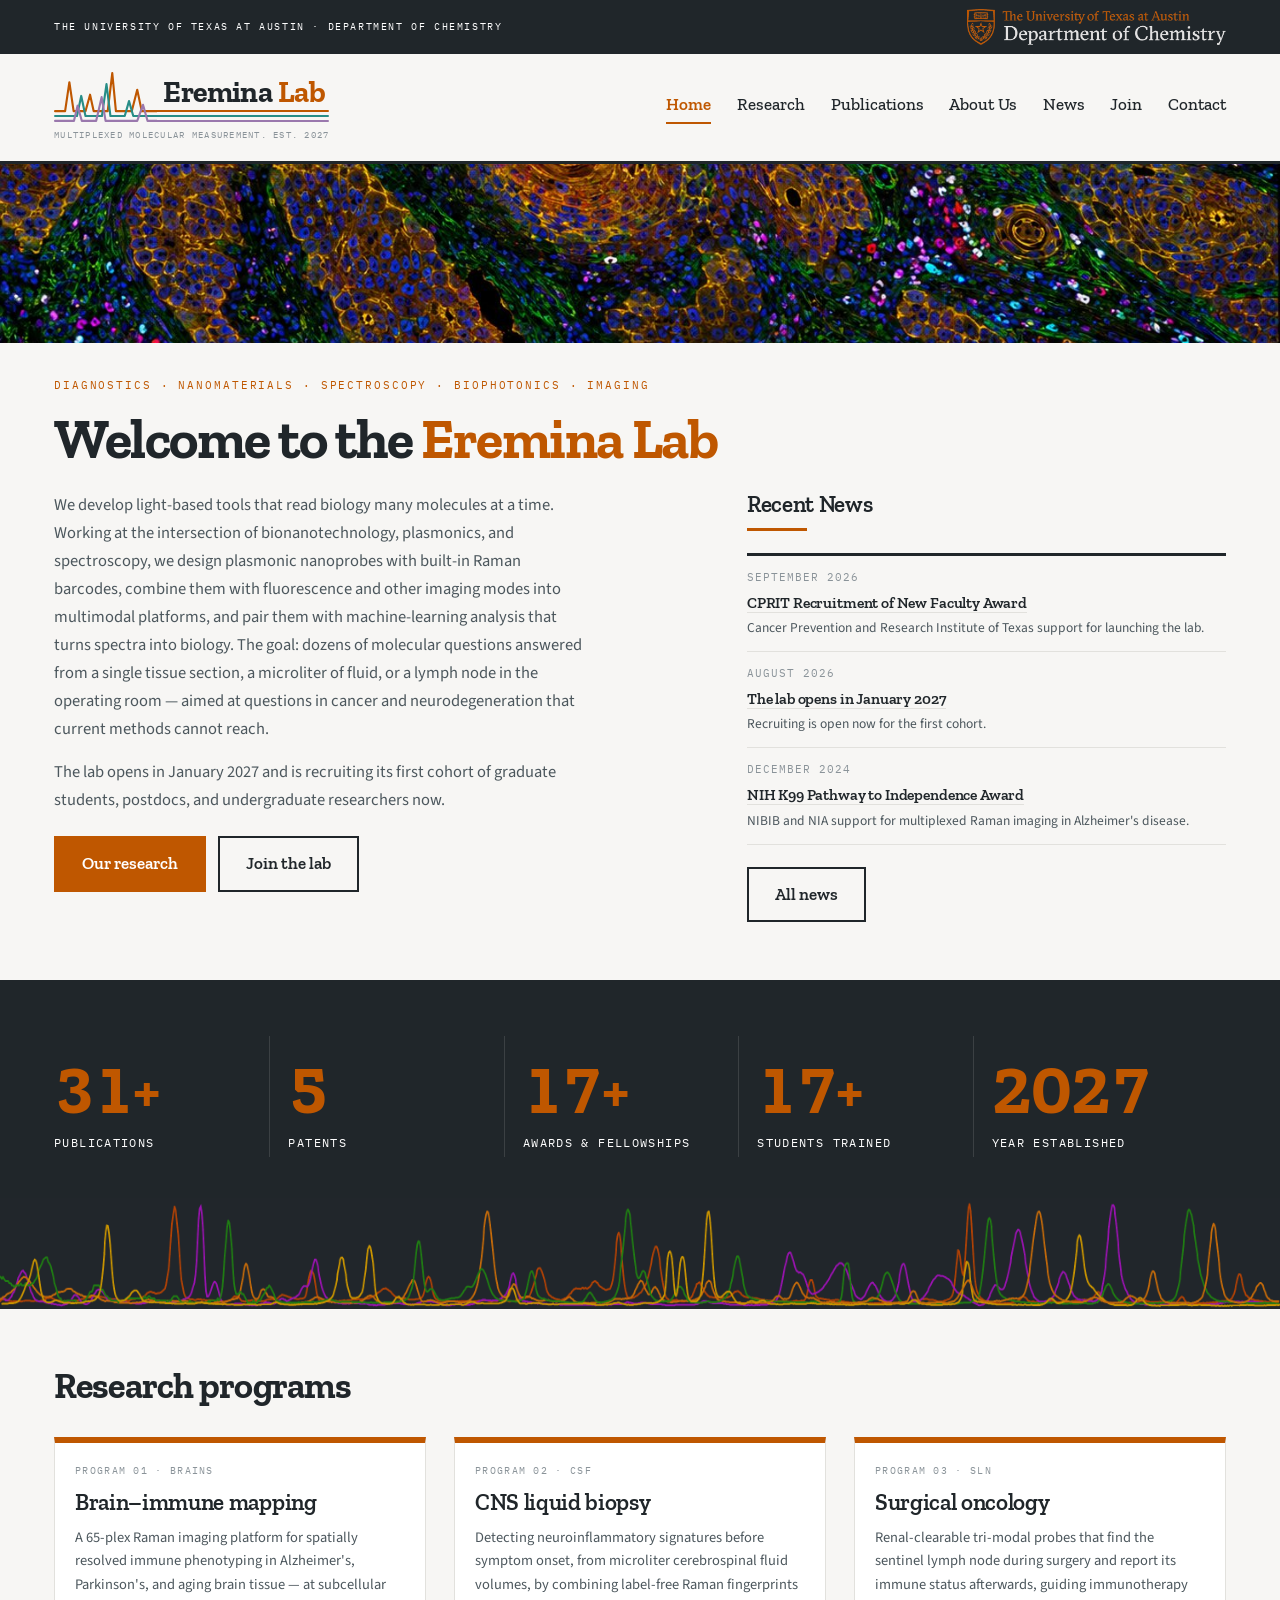
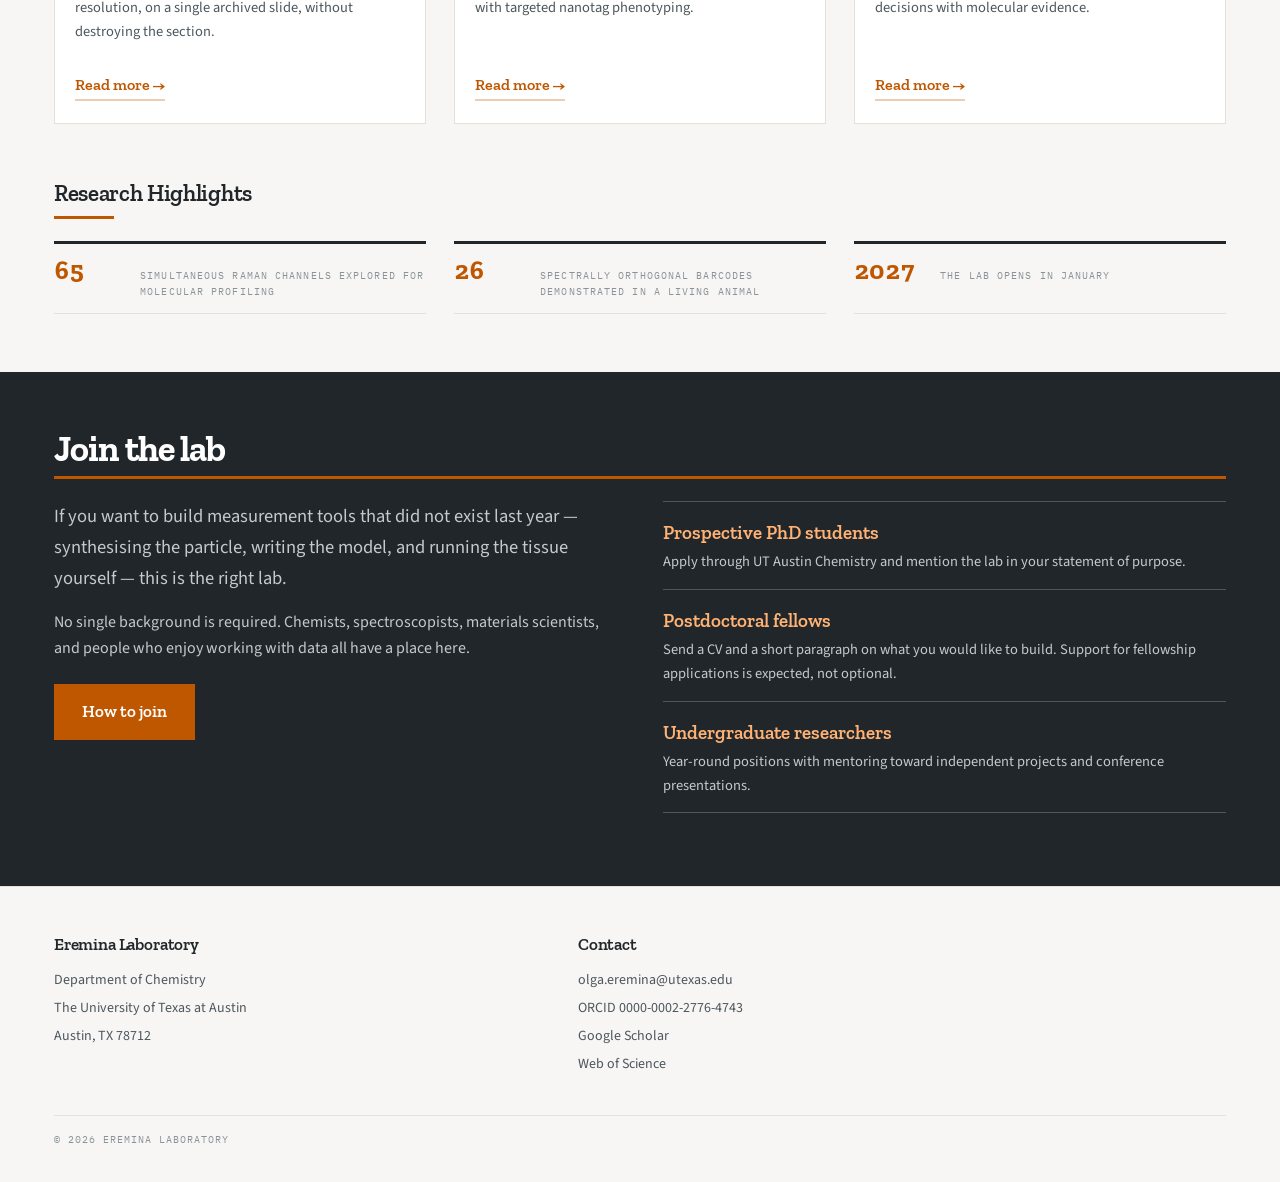
<file: index.html>
<!doctype html>
<html lang="en">
<head>
<meta charset="utf-8">
<meta name="viewport" content="width=device-width, initial-scale=1">
<meta name="robots" content="noindex, nofollow"><!-- TODO remove at launch. Do not also block crawlers in robots.txt: they must fetch the page to see this. -->
<title>Eremina Lab — Department of Chemistry, UT Austin</title>
<meta name="description" content="The Eremina Laboratory at UT Austin designs nanoparticle probes, spectral barcodes, and the analysis that reads them — multiplexed molecular measurement for neurodegeneration, immunology, and surgical oncology.">
<link rel="preconnect" href="https://fonts.googleapis.com">
<link rel="preconnect" href="https://fonts.gstatic.com" crossorigin>
<link href="https://fonts.googleapis.com/css2?family=Zilla+Slab:ital,wght@0,400;0,500;0,600;0,700;1,400&family=Source+Sans+3:ital,wght@0,400;0,600;1,400&family=IBM+Plex+Mono:wght@400;500&display=swap" rel="stylesheet">
<link rel="stylesheet" href="assets/site.css?v=20261125b">
</head>
<body>

<a class="skip" href="#main">Skip to content</a>

<div class="univbar">
  <span><a href="https://www.utexas.edu">The University of Texas at Austin</a> · <a href="https://chemistry.utexas.edu">Department of Chemistry</a></span>
  <a class="utlogo-link" href="https://chemistry.utexas.edu/">
    <img class="utlogo" src="assets/ut-chemistry-logo.png"
         alt="Department of Chemistry home page" width="900" height="125">
  </a>
</div>

<header class="sitehead">
  <a class="brand" href="index.html">
    <img class="brand-mark" src="assets/logo-mark.svg" alt="" width="339" height="164">
    <b>Eremina <i>Lab</i></b>
    <span class="brand-lines" aria-hidden="true"><i></i><i></i><i></i></span>
    <span>Multiplexed molecular measurement. Est. 2027</span>
  </a>
  <button class="navtoggle" type="button">Menu</button>
  <nav class="sitenav" aria-label="Main">
    <ul>
      <li><a href="index.html" aria-current="page">Home</a></li>
      <li><a href="research.html">Research</a></li>
      <li><a href="publications.html">Publications</a></li>
      <li><a href="people.html">About Us</a></li>
      <li><a href="news.html">News</a></li>
      <li><a href="join.html">Join</a></li>
      <li><a href="join.html#contact">Contact</a></li>
    </ul>
  </nav>
</header>

<main id="main">

  <!-- ============ illustration strip ============ -->
  <!-- Decorative. An artist's impression of a multiplexed immunofluorescence
       image, not lab data — nothing on the page presents it as a result. -->
  <div class="band illus">
    <img src="assets/hero-tissue-strip.jpg"
         alt="Illustration of multiplexed immunofluorescence imaging of tissue: clusters of orange-outlined epithelial cells set in green fibrous stroma, dense blue nuclei throughout, and scattered magenta, cyan, red and white immune cells against a black background."
         width="1448" height="300">
  </div>

  <!-- ============ hero ============ -->
  <!-- .tight pulls the top padding in so the eyebrow sits close under the
       illustration strip rather than floating free of it. -->
  <section class="sec tight">
    <p class="eyebrow">Diagnostics · Nanomaterials · Spectroscopy · Biophotonics · Imaging</p>
    <h1>Welcome to the <em>Eremina Lab</em></h1>
    <div class="two wide-left">
      <div class="prose">
        <p>We develop light-based tools that read biology many molecules at a time. Working at the intersection of bionanotechnology, plasmonics, and spectroscopy, we design plasmonic nanoprobes with built-in Raman barcodes, combine them with fluorescence and other imaging modes into multimodal platforms, and pair them with machine-learning analysis that turns spectra into biology. The goal: dozens of molecular questions answered from a single tissue section, a microliter of fluid, or a lymph node in the operating room — aimed at questions in cancer and neurodegeneration that current methods cannot reach.</p>
        <p>The lab opens in January 2027 and is recruiting its first cohort of graduate students, postdocs, and undergraduate researchers now.</p>
        <div class="btnrow">
          <a class="btn" href="research.html">Our research</a>
          <a class="btn ghost" href="join.html">Join the lab</a>
        </div>
      </div>
      <div>
        <!-- ============================================================
             News rail — the five newest items from news.html.

             The headline links to that item's anchor on the News page, so
             every entry there needs an id on its <li>. Keep the summary to
             one short sentence; the full item stays on News. When an item is
             added to news.html, add it here too and drop the oldest, so
             this list never runs past five. Pattern:

             <li>
               <time datetime="2027-03">March 2027</time>
               <div>
                 <h4><a href="news.html#the-id">Headline</a></h4>
                 <p>One short sentence.</p>
               </div>
             </li>
             ============================================================ -->
        <div>
          <h3>Recent News</h3>
          <div class="hrule orange" style="width:60px;"></div>
          <ul class="news compact">
            <li>
              <time datetime="2026-09">September 2026</time>
              <div>
                <h4><a href="news.html#cprit-award">CPRIT Recruitment of New Faculty Award</a></h4>
                <p>Cancer Prevention and Research Institute of Texas support for launching the lab.</p>
              </div>
            </li>
            <li>
              <time datetime="2026-08">August 2026</time>
              <div>
                <h4><a href="news.html#lab-opens">The lab opens in January 2027</a></h4>
                <p>Recruiting is open now for the first cohort.</p>
              </div>
            </li>
            <li>
              <time datetime="2024-12">December 2024</time>
              <div>
                <h4><a href="news.html#k99-award">NIH K99 Pathway to Independence Award</a></h4>
                <p>NIBIB and NIA support for multiplexed Raman imaging in Alzheimer's disease.</p>
              </div>
            </li>
          </ul>
          <div class="btnrow">
            <a class="btn ghost" href="news.html">All news</a>
          </div>
        </div>
      </div>
    </div>
  </section>

  <!-- ============ by the numbers ============
       Prof. Eremina's record before the lab opened, not lab output. The
       visible caption saying so was removed at the site owner's request
       (October 2026); the aria-label keeps it for screen readers. Counts as of October 2026:
       articles and patents = publications.html; awards = CV "Awards,
       Scholarships, and Fellowships" (22) plus the K99/R00 and CPRIT awards;
       students = "Previously mentored" on the former people-olga-eremina.html, removed 2026-11-25 (12),
       shown as 20+ at the owner's request (Oct 2026) to include all
       students trained. Publications shown as 35+ at the owner's request.
       Update the data-to value and the visible number together. Counting up
       is assets/counters.js; without it the final numbers simply show. -->
  <section class="stats" aria-label="Prof. Eremina’s record to date">
    <dl class="stats-row">
      <div><dt><span data-to="35">35</span>+</dt><dd>Publications</dd></div>
      <div><dt><span data-to="6">6</span></dt><dd>Patents</dd></div>
      <div><dt><span data-to="20">20</span>+</dt><dd>Awards &amp; fellowships</dd></div>
      <div><dt><span data-to="20">20</span>+</dt><dd>Students trained</dd></div>
      <div><dt>2027</dt><dd>Year established</dd></div>
    </dl>
  </section>

  <!-- ============ spectrum band ============ -->
  <div class="band strip">
    <img src="assets/research-spectra.png"
         alt="Overlaid Raman spectra of several reporter molecules in orange, green, purple and yellow, each a series of sharp narrow peaks falling at different positions along a shared axis."
         width="3008" height="232">
  </div>

  <!-- ============ research programs ============ -->
  <section class="sec">
    <div class="sechead">
      <div>
        <h2>Research programs</h2>
      </div>
    </div>
    <div class="cards">
      <article class="card">
        <p class="code">Program 01 · BRAINS</p>
        <h3>Brain–immune mapping</h3>
        <p>A 65-plex Raman imaging platform for spatially resolved immune phenotyping in Alzheimer's, Parkinson's, and aging brain tissue — at subcellular resolution, on a single archived slide, without destroying the section.</p>
        <a class="more" href="research.html#brains">Read more →</a>
      </article>
      <article class="card">
        <p class="code">Program 02 · CSF</p>
        <h3>CNS liquid biopsy</h3>
        <p>Detecting neuroinflammatory signatures before symptom onset, from microliter cerebrospinal fluid volumes, by combining label-free Raman fingerprints with targeted nanotag phenotyping.</p>
        <a class="more" href="research.html#csf">Read more →</a>
      </article>
      <article class="card">
        <p class="code">Program 03 · SLN</p>
        <h3>Surgical oncology</h3>
        <p>Renal-clearable tri-modal probes that find the sentinel lymph node during surgery and report its immune status afterwards, guiding immunotherapy decisions with molecular evidence.</p>
        <a class="more" href="research.html#sln">Read more →</a>
      </article>
    </div>
    <div style="margin-top:clamp(36px,5vw,56px);">
      <h3>Research Highlights</h3>
      <div class="hrule orange" style="width:60px;"></div>
      <dl class="keyfacts row">
        <div><dt>65</dt><dd>Simultaneous Raman channels explored for molecular profiling</dd></div>
        <div><dt>26</dt><dd>Spectrally orthogonal barcodes demonstrated in a living animal</dd></div>
        <div><dt>2027</dt><dd>The lab opens in January</dd></div>
      </dl>
    </div>
  </section>

  <!-- ============ join ============ -->
  <section class="sec dark">
    <h2>Join the lab</h2>
    <div class="hrule"></div>
    <div class="two">
      <div>
        <p class="lede" style="color:var(--mist);">If you want to build measurement tools that did not exist last year — synthesising the particle, writing the model, and running the tissue yourself — this is the right lab.</p>
        <p style="margin-top:15px;">No single background is required. Chemists, spectroscopists, materials scientists, and people who enjoy working with data all have a place here.</p>
        <div class="btnrow">
          <a class="btn" href="join.html">How to join</a>
        </div>
      </div>
      <dl>
        <dt>Prospective PhD students</dt>
        <dd>Apply through UT Austin Chemistry and mention the lab in your statement of purpose.</dd>
        <dt>Postdoctoral fellows</dt>
        <dd>Send a CV and a short paragraph on what you would like to build. Support for fellowship applications is expected, not optional.</dd>
        <dt>Undergraduate researchers</dt>
        <dd>Year-round positions with mentoring toward independent projects and conference presentations.</dd>
      </dl>
    </div>
  </section>

</main>

<footer class="sitefoot">
  <div>
    <h4>Eremina Laboratory</h4>
    <p>Department of Chemistry</p>
    <p>The University of Texas at Austin</p>
    <p><!-- TODO: add building name, street address, and room once assigned -->Austin, TX 78712</p>
  </div>
  <div>
    <h4>Contact</h4>
    <ul>
      <li><a href="mailto:olga.eremina@utexas.edu">olga.eremina@utexas.edu</a></li>
      <li><a href="https://orcid.org/0000-0002-2776-4743">ORCID 0000-0002-2776-4743</a></li>
      <li><a href="https://scholar.google.com/citations?user=7RykEZIAAAAJ&amp;hl=ru">Google Scholar</a></li>
      <li><a href="https://www.webofscience.com/wos/author/record/1571301">Web of Science</a></li>
    </ul>
  </div>
  <!-- TODO: add the lab's NIH R00 award number once issued -->
  <div class="footnote">
    <span>© 2026 Eremina Laboratory</span>
  </div>
</footer>

<script src="assets/nav.js"></script>
<script src="assets/strip.js"></script>
<script src="assets/counters.js"></script>
</body>
</html>
</file>
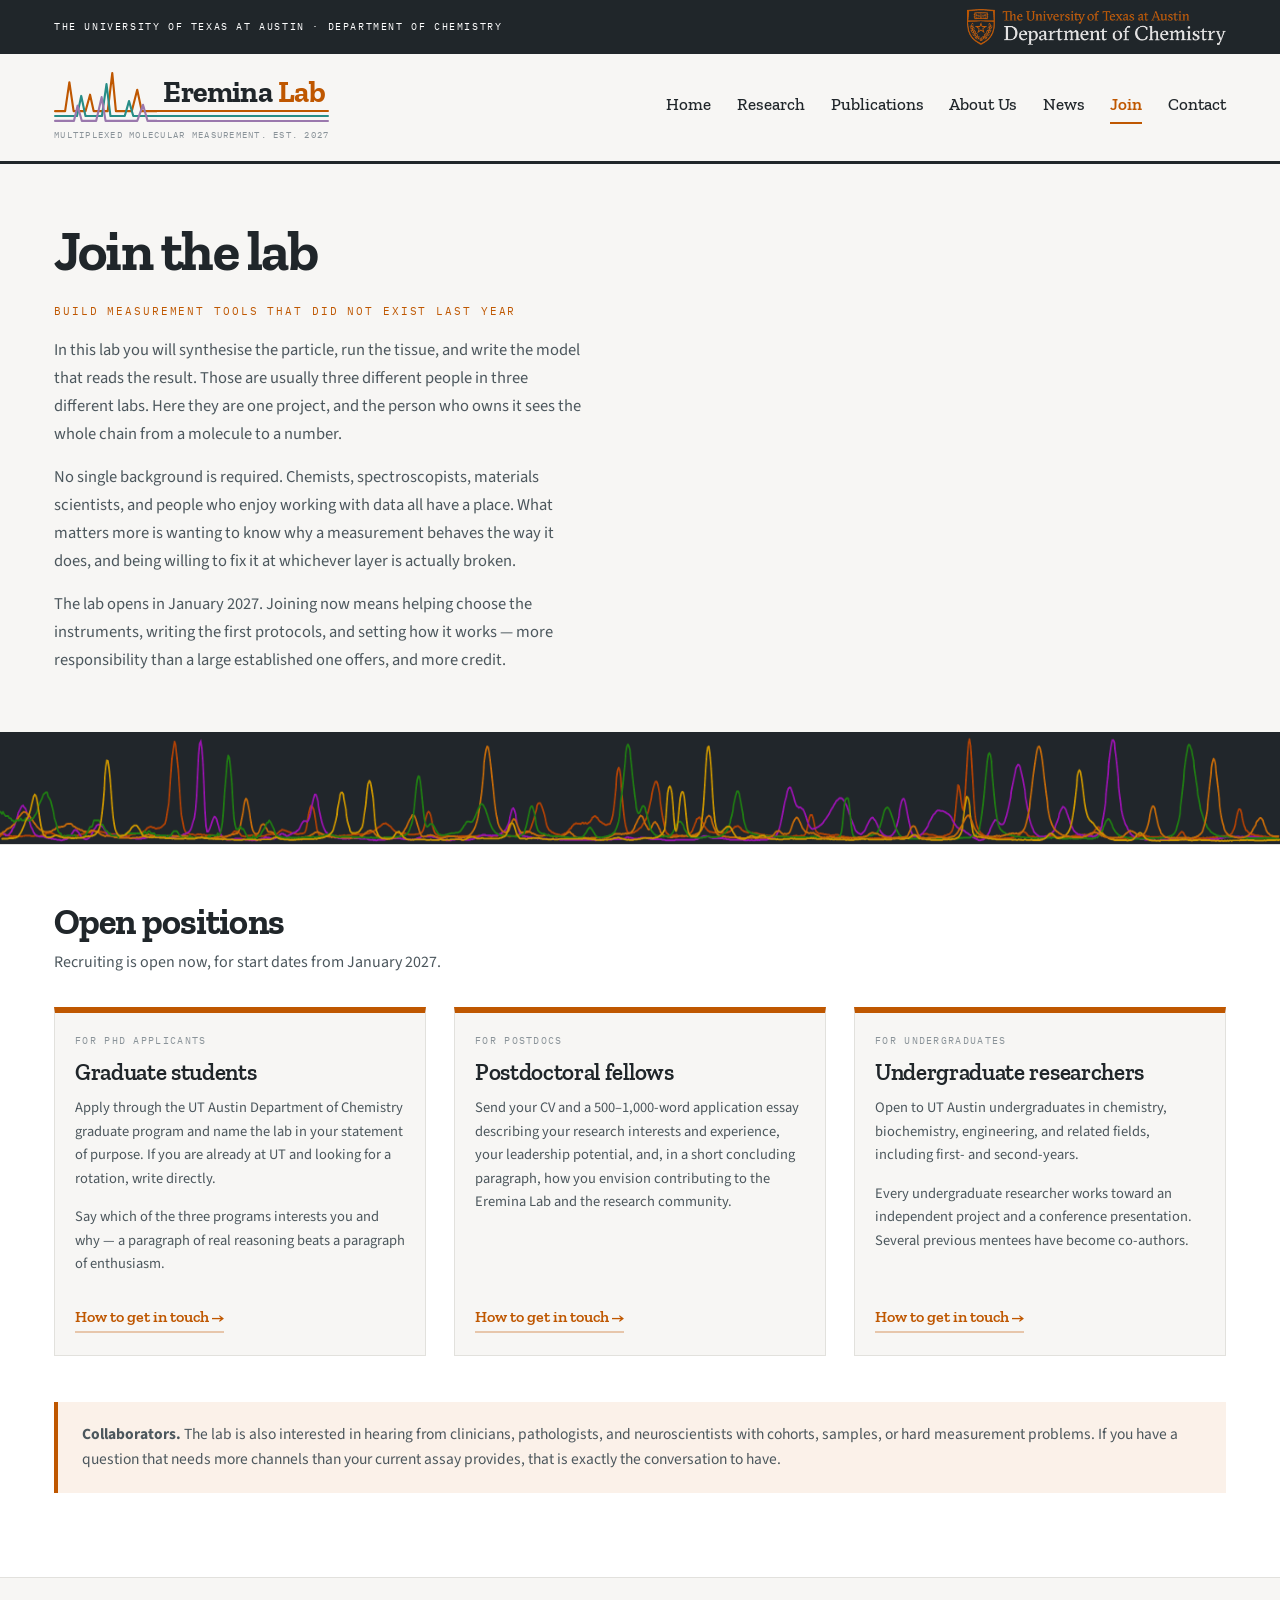
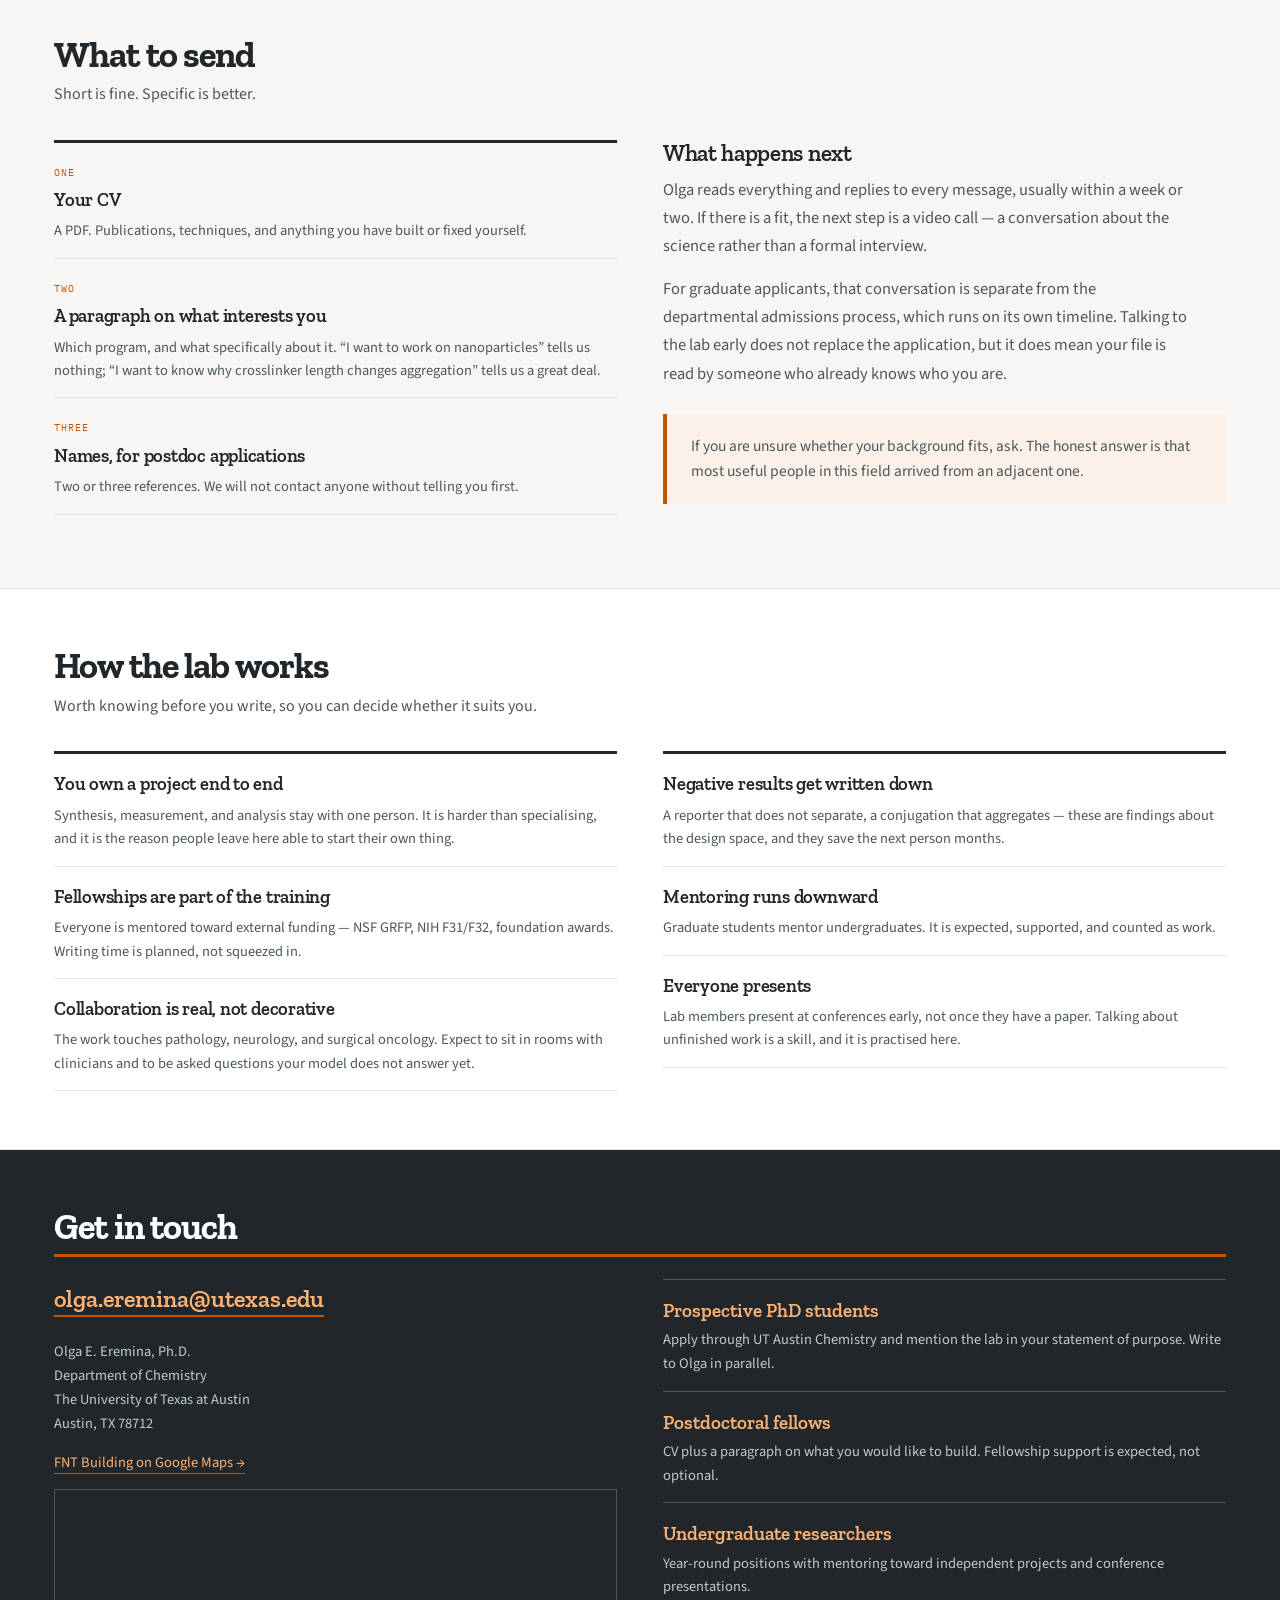
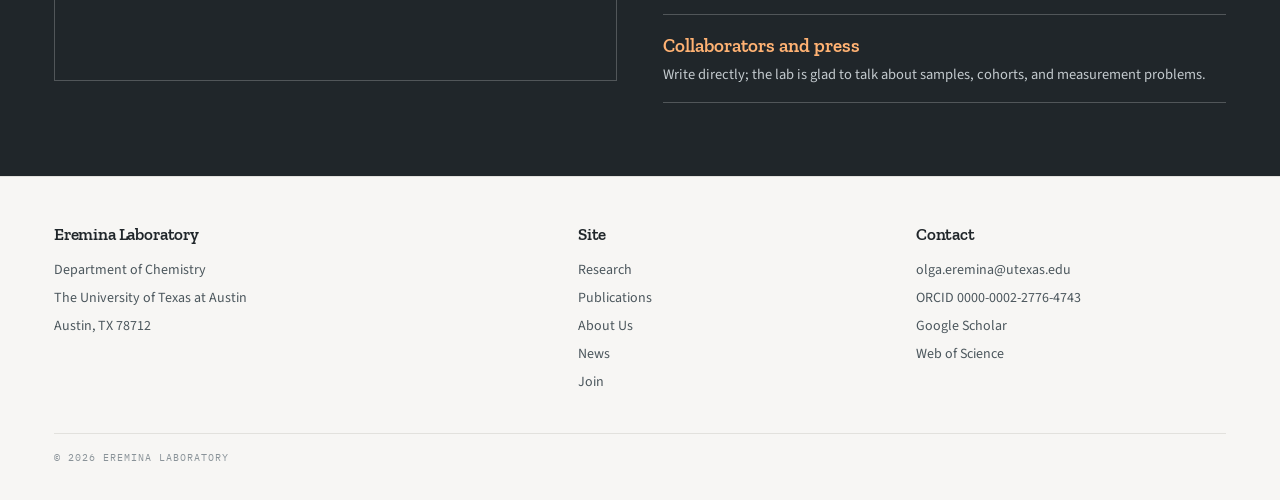
<file: join.html>
<!doctype html>
<html lang="en">
<head>
<meta charset="utf-8">
<meta name="viewport" content="width=device-width, initial-scale=1">
<meta name="robots" content="noindex, nofollow"><!-- TODO remove at launch. Do not also block crawlers in robots.txt: they must fetch the page to see this. -->
<title>Join the lab — Eremina Lab</title>
<meta name="description" content="Open positions for graduate students, postdoctoral fellows, and undergraduate researchers in the Eremina Laboratory, Department of Chemistry, UT Austin.">
<link rel="preconnect" href="https://fonts.googleapis.com">
<link rel="preconnect" href="https://fonts.gstatic.com" crossorigin>
<link href="https://fonts.googleapis.com/css2?family=Zilla+Slab:ital,wght@0,400;0,500;0,600;0,700;1,400&family=Source+Sans+3:ital,wght@0,400;0,600;1,400&family=IBM+Plex+Mono:wght@400;500&display=swap" rel="stylesheet">
<link rel="stylesheet" href="assets/site.css?v=20261125b">
</head>
<body>

<a class="skip" href="#main">Skip to content</a>

<div class="univbar">
  <span><a href="https://www.utexas.edu">The University of Texas at Austin</a> · <a href="https://chemistry.utexas.edu">Department of Chemistry</a></span>
  <a class="utlogo-link" href="https://chemistry.utexas.edu/">
    <img class="utlogo" src="assets/ut-chemistry-logo.png"
         alt="Department of Chemistry home page" width="900" height="125">
  </a>
</div>

<header class="sitehead">
  <a class="brand" href="index.html">
    <img class="brand-mark" src="assets/logo-mark.svg" alt="" width="339" height="164">
    <b>Eremina <i>Lab</i></b>
    <span class="brand-lines" aria-hidden="true"><i></i><i></i><i></i></span>
    <span>Multiplexed molecular measurement. Est. 2027</span>
  </a>
  <button class="navtoggle" type="button">Menu</button>
  <nav class="sitenav" aria-label="Main">
    <ul>
      <li><a href="index.html">Home</a></li>
      <li><a href="research.html">Research</a></li>
      <li><a href="publications.html">Publications</a></li>
      <li><a href="people.html">About Us</a></li>
      <li><a href="news.html">News</a></li>
      <li><a href="join.html" aria-current="page">Join</a></li>
      <li><a href="#contact">Contact</a></li>
    </ul>
  </nav>
</header>

<main id="main">

  <section class="sec">
    <h1>Join the lab</h1>
    <!-- Sentence case in the source; .eyebrow applies text-transform:uppercase,
         so screen readers get real words rather than spelled-out capitals. -->
    <p class="eyebrow">Build measurement tools that did not exist last year</p>
    <div class="prose">
      <p>In this lab you will synthesise the particle, run the tissue, and write the model that reads the result. Those are usually three different people in three different labs. Here they are one project, and the person who owns it sees the whole chain from a molecule to a number.</p>
      <p>No single background is required. Chemists, spectroscopists, materials scientists, and people who enjoy working with data all have a place. What matters more is wanting to know why a measurement behaves the way it does, and being willing to fix it at whichever layer is actually broken.</p>
      <p>The lab opens in January 2027. Joining now means helping choose the instruments, writing the first protocols, and setting how it works — more responsibility than a large established one offers, and more credit.</p>
    </div>
  </section>

  <div class="band strip">
    <img src="assets/research-spectra.png"
         alt="Overlaid Raman spectra of several reporter molecules in orange, green, purple and yellow, each a series of sharp narrow peaks falling at different positions along a shared axis."
         width="3008" height="232">
  </div>

  <!-- ============ positions ============ -->
  <section class="sec white" id="positions">
    <div class="sechead">
      <div>
        <h2>Open positions</h2>
        <p>Recruiting is open now, for start dates from January 2027.</p>
      </div>
    </div>

    <div class="cards">
      <article class="card">
        <p class="code">For PhD applicants</p>
        <h3>Graduate students</h3>
        <p>Apply through the UT Austin Department of Chemistry graduate program and name the lab in your statement of purpose. If you are already at UT and looking for a rotation, write directly.</p>
        <p>Say which of the three programs interests you and why — a paragraph of real reasoning beats a paragraph of enthusiasm.</p>
        <a class="more" href="#contact">How to get in touch →</a>
      </article>

      <article class="card">
        <p class="code">For postdocs</p>
        <h3>Postdoctoral fellows</h3>
        <p>Send your CV and a 500–1,000-word application essay describing your research interests and experience, your leadership potential, and, in a short concluding paragraph, how you envision contributing to the Eremina Lab and the research community.</p>
        <a class="more" href="#contact">How to get in touch →</a>
      </article>

      <article class="card">
        <p class="code">For undergraduates</p>
        <h3>Undergraduate researchers</h3>
        <p>Open to UT Austin undergraduates in chemistry, biochemistry, engineering, and related fields, including first- and second-years.</p>
        <p>Every undergraduate researcher works toward an independent project and a conference presentation. Several previous mentees have become co-authors.</p>
        <a class="more" href="#contact">How to get in touch →</a>
      </article>
    </div>

    <div class="callout" style="margin-top:var(--gap);">
      <p><strong>Collaborators.</strong> The lab is also interested in hearing from clinicians, pathologists, and neuroscientists with cohorts, samples, or hard measurement problems. If you have a question that needs more channels than your current assay provides, that is exactly the conversation to have.</p>
    </div>
  </section>

  <!-- ============ what to send ============ -->
  <section class="sec">
    <div class="sechead">
      <div>
        <h2>What to send</h2>
        <p>Short is fine. Specific is better.</p>
      </div>
    </div>
    <div class="two">
      <ul class="methods">
        <li>
          <span class="tag">One</span>
          <b>Your CV</b>
          <span>A PDF. Publications, techniques, and anything you have built or fixed yourself.</span>
        </li>
        <li>
          <span class="tag">Two</span>
          <b>A paragraph on what interests you</b>
          <span>Which program, and what specifically about it. “I want to work on nanoparticles” tells us nothing; “I want to know why crosslinker length changes aggregation” tells us a great deal.</span>
        </li>
        <li>
          <span class="tag">Three</span>
          <b>Names, for postdoc applications</b>
          <span>Two or three references. We will not contact anyone without telling you first.</span>
        </li>
      </ul>
      <div>
        <div class="prose">
          <h3>What happens next</h3>
          <p>Olga reads everything and replies to every message, usually within a week or two. If there is a fit, the next step is a video call — a conversation about the science rather than a formal interview.</p>
          <p>For graduate applicants, that conversation is separate from the departmental admissions process, which runs on its own timeline. Talking to the lab early does not replace the application, but it does mean your file is read by someone who already knows who you are.</p>
        </div>
        <div class="callout">
          <p>If you are unsure whether your background fits, ask. The honest answer is that most useful people in this field arrived from an adjacent one.</p>
        </div>
      </div>
    </div>
  </section>

  <!-- ============ how the lab works ============ -->
  <section class="sec white">
    <div class="sechead">
      <div>
        <h2>How the lab works</h2>
        <p>Worth knowing before you write, so you can decide whether it suits you.</p>
      </div>
    </div>
    <div class="two">
      <ul class="methods">
        <li><b>You own a project end to end</b><span>Synthesis, measurement, and analysis stay with one person. It is harder than specialising, and it is the reason people leave here able to start their own thing.</span></li>
        <li><b>Fellowships are part of the training</b><span>Everyone is mentored toward external funding — NSF GRFP, NIH F31/F32, foundation awards. Writing time is planned, not squeezed in.</span></li>
        <li><b>Collaboration is real, not decorative</b><span>The work touches pathology, neurology, and surgical oncology. Expect to sit in rooms with clinicians and to be asked questions your model does not answer yet.</span></li>
      </ul>
      <ul class="methods">
        <li><b>Negative results get written down</b><span>A reporter that does not separate, a conjugation that aggregates — these are findings about the design space, and they save the next person months.</span></li>
        <li><b>Mentoring runs downward</b><span>Graduate students mentor undergraduates. It is expected, supported, and counted as work.</span></li>
        <li><b>Everyone presents</b><span>Lab members present at conferences early, not once they have a paper. Talking about unfinished work is a skill, and it is practised here.</span></li>
      </ul>
    </div>
  </section>

  <!-- ============ contact ============ -->
  <section class="sec dark" id="contact">
    <h2>Get in touch</h2>
    <div class="hrule"></div>
    <div class="two">
      <div>
        <p>
          <a href="mailto:olga.eremina@utexas.edu" style="font-family:var(--slab); font-size:clamp(16px,2vw,24px); font-weight:600; color:var(--orange-lt); text-decoration:none; border-bottom:2px solid var(--orange); padding-bottom:2px;">olga.eremina@utexas.edu</a>
        </p>
        <p style="margin-top:22px; font-size:14.5px;">
          Olga E. Eremina, Ph.D.<br>
          Department of Chemistry<br>
          The University of Texas at Austin<br>
          <!-- TODO: add room number once assigned -->
          Austin, TX 78712
        </p>
        <p style="margin-top:10px; font-size:14.5px;">
          <a href="https://www.google.com/maps/search/?api=1&amp;query=Larry+R.+Faulkner+Nano+Science+and+Technology+Building%2C+102+E+24th+St%2C+Austin%2C+TX+78712"
             style="color:var(--orange-lt); text-decoration:none; border-bottom:1px solid rgba(255,178,115,.45);">FNT Building on Google Maps →</a>
        </p>
        <div class="mapbox">
          <iframe title="Map of the Larry R. Faulkner Nano Science and Technology Building (FNT), 102 E 24th St, Austin, TX 78712"
                  src="https://maps.google.com/maps?q=Larry+R.+Faulkner+Nano+Science+and+Technology+Building%2C+102+E+24th+St%2C+Austin%2C+TX+78712&amp;z=16&amp;hl=en&amp;output=embed"
                  loading="lazy" referrerpolicy="no-referrer-when-downgrade"></iframe>
        </div>
      </div>
      <dl>
        <dt>Prospective PhD students</dt>
        <dd>Apply through UT Austin Chemistry and mention the lab in your statement of purpose. Write to Olga in parallel.</dd>
        <dt>Postdoctoral fellows</dt>
        <dd>CV plus a paragraph on what you would like to build. Fellowship support is expected, not optional.</dd>
        <dt>Undergraduate researchers</dt>
        <dd>Year-round positions with mentoring toward independent projects and conference presentations.</dd>
        <dt>Collaborators and press</dt>
        <dd>Write directly; the lab is glad to talk about samples, cohorts, and measurement problems.</dd>
      </dl>
    </div>
  </section>

</main>

<footer class="sitefoot">
  <div>
    <h4>Eremina Laboratory</h4>
    <p>Department of Chemistry</p>
    <p>The University of Texas at Austin</p>
    <p><!-- TODO: add building name, street address, and room once assigned -->Austin, TX 78712</p>
  </div>
  <div>
    <h4>Site</h4>
    <ul>
      <li><a href="research.html">Research</a></li>
      <li><a href="publications.html">Publications</a></li>
      <li><a href="people.html">About Us</a></li>
      <li><a href="news.html">News</a></li>
      <li><a href="join.html">Join</a></li>
    </ul>
  </div>
  <div>
    <h4>Contact</h4>
    <ul>
      <li><a href="mailto:olga.eremina@utexas.edu">olga.eremina@utexas.edu</a></li>
      <li><a href="https://orcid.org/0000-0002-2776-4743">ORCID 0000-0002-2776-4743</a></li>
      <li><a href="https://scholar.google.com/citations?user=7RykEZIAAAAJ&amp;hl=ru">Google Scholar</a></li>
      <li><a href="https://www.webofscience.com/wos/author/record/1571301">Web of Science</a></li>
    </ul>
  </div>
  <!-- TODO: add the lab's NIH R00 award number once issued -->
  <div class="footnote">
    <span>© 2026 Eremina Laboratory</span>
  </div>
</footer>

<script src="assets/nav.js"></script>
<script src="assets/strip.js"></script>
</body>
</html>
</file>
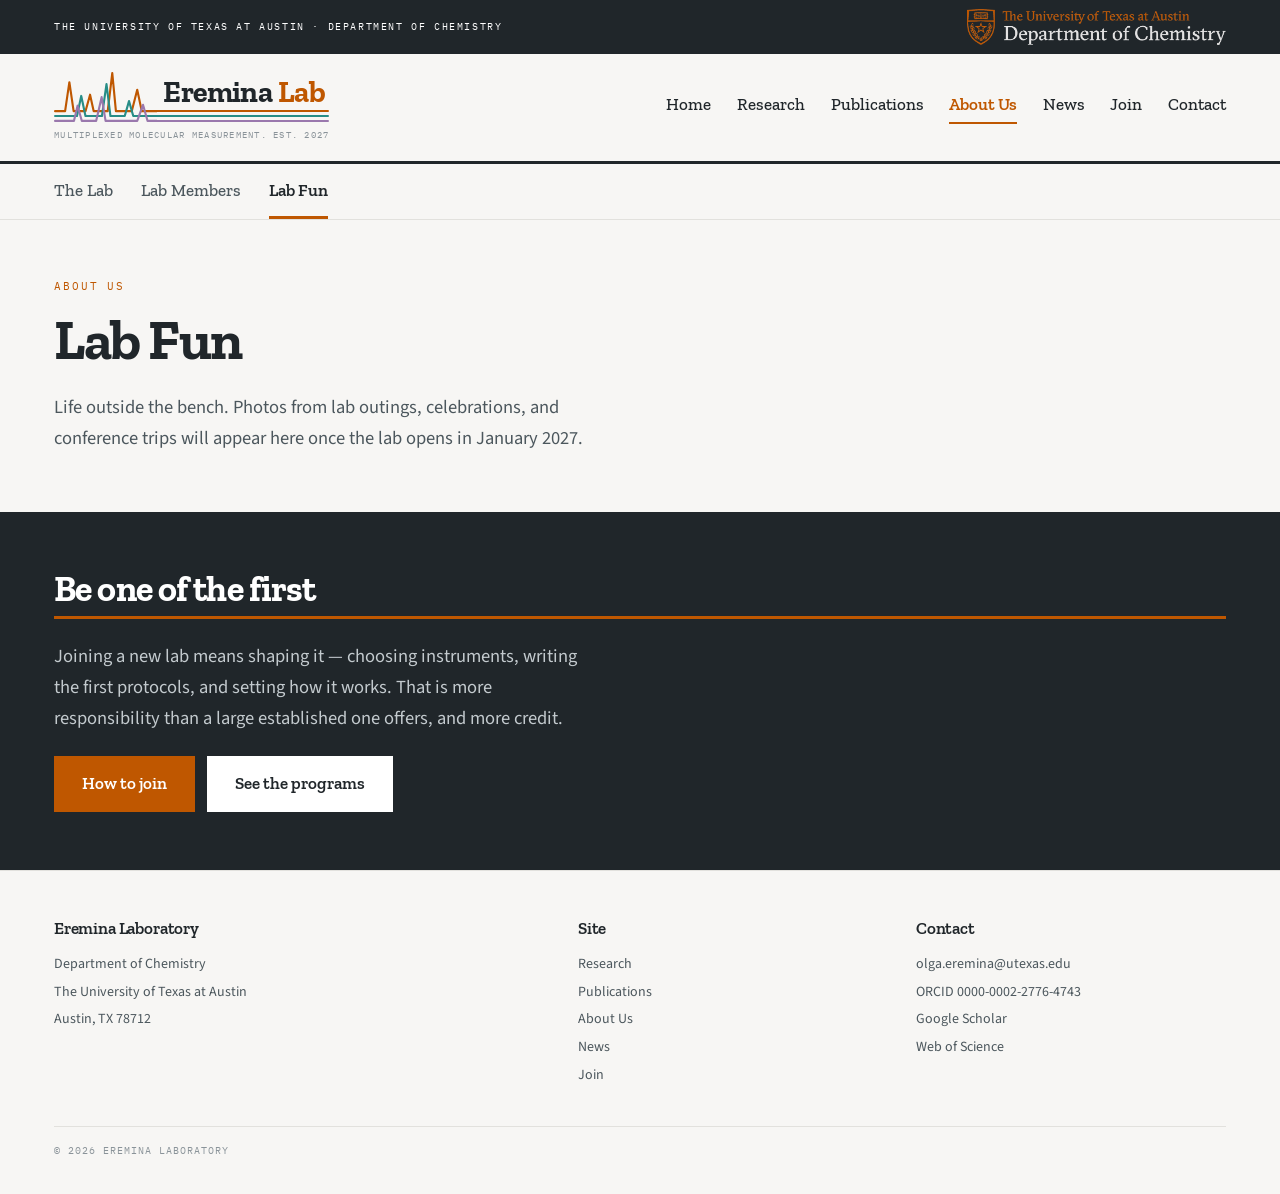
<file: lab-fun.html>
<!doctype html>
<html lang="en">
<head>
<meta charset="utf-8">
<meta name="viewport" content="width=device-width, initial-scale=1">
<meta name="robots" content="noindex, nofollow"><!-- TODO remove at launch. Do not also block crawlers in robots.txt: they must fetch the page to see this. -->
<title>Lab Fun — Eremina Lab</title>
<meta name="description" content="Life in the Eremina Laboratory, Department of Chemistry, UT Austin.">
<link rel="preconnect" href="https://fonts.googleapis.com">
<link rel="preconnect" href="https://fonts.gstatic.com" crossorigin>
<link href="https://fonts.googleapis.com/css2?family=Zilla+Slab:ital,wght@0,400;0,500;0,600;0,700;1,400&family=Source+Sans+3:ital,wght@0,400;0,600;1,400&family=IBM+Plex+Mono:wght@400;500&display=swap" rel="stylesheet">
<link rel="stylesheet" href="assets/site.css?v=20261125b">
</head>
<body>

<a class="skip" href="#main">Skip to content</a>

<div class="univbar">
  <span><a href="https://www.utexas.edu">The University of Texas at Austin</a> · <a href="https://chemistry.utexas.edu">Department of Chemistry</a></span>
  <a class="utlogo-link" href="https://chemistry.utexas.edu/">
    <img class="utlogo" src="assets/ut-chemistry-logo.png"
         alt="Department of Chemistry home page" width="900" height="125">
  </a>
</div>

<header class="sitehead">
  <a class="brand" href="index.html">
    <img class="brand-mark" src="assets/logo-mark.svg" alt="" width="339" height="164">
    <b>Eremina <i>Lab</i></b>
    <span class="brand-lines" aria-hidden="true"><i></i><i></i><i></i></span>
    <span>Multiplexed molecular measurement. Est. 2027</span>
  </a>
  <button class="navtoggle" type="button">Menu</button>
  <nav class="sitenav" aria-label="Main">
    <ul>
      <li><a href="index.html">Home</a></li>
      <li><a href="research.html">Research</a></li>
      <li><a href="publications.html">Publications</a></li>
      <li><a href="people.html" aria-current="page">About Us</a></li>
      <li><a href="news.html">News</a></li>
      <li><a href="join.html">Join</a></li>
      <li><a href="join.html#contact">Contact</a></li>
    </ul>
  </nav>
</header>

<nav class="subnav" aria-label="About us">
  <a href="people.html">The Lab</a>
  <a href="lab-members.html">Lab Members</a>
  <a href="lab-fun.html" aria-current="page">Lab Fun</a>
</nav>

<main id="main">

  <section class="sec">
    <p class="eyebrow">About us</p>
    <h1>Lab Fun</h1>
    <p class="lede">Life outside the bench. Photos from lab outings, celebrations, and conference trips will appear here once the lab opens in January 2027.</p>
  </section>

  <!-- ============================================================
       PHOTOS — wrap photos in <div class="roster"> ... </div>, one <figure> each.
       Put images in assets/fun/, ~1200 px on the long edge, and
       always write a descriptive alt.

       <figure class="fig">
         <img src="assets/fun/example.jpg" alt="What is in the photo" width="1200" height="800">
         <figcaption>Short caption, Month Year</figcaption>
       </figure>
       ============================================================ -->

  <section class="sec dark">
    <h2>Be one of the first</h2>
    <div class="hrule"></div>
    <div class="two">
      <div>
        <p class="lede" style="color:var(--mist);">Joining a new lab means shaping it — choosing instruments, writing the first protocols, and setting how it works. That is more responsibility than a large established one offers, and more credit.</p>
        <div class="btnrow">
          <a class="btn" href="join.html">How to join</a>
          <a class="btn light" href="research.html">See the programs</a>
        </div>
      </div>
      <div></div>
    </div>
  </section>

</main>

<footer class="sitefoot">
  <div>
    <h4>Eremina Laboratory</h4>
    <p>Department of Chemistry</p>
    <p>The University of Texas at Austin</p>
    <p><!-- TODO: add building name, street address, and room once assigned -->Austin, TX 78712</p>
  </div>
  <div>
    <h4>Site</h4>
    <ul>
      <li><a href="research.html">Research</a></li>
      <li><a href="publications.html">Publications</a></li>
      <li><a href="people.html">About Us</a></li>
      <li><a href="news.html">News</a></li>
      <li><a href="join.html">Join</a></li>
    </ul>
  </div>
  <div>
    <h4>Contact</h4>
    <ul>
      <li><a href="mailto:olga.eremina@utexas.edu">olga.eremina@utexas.edu</a></li>
      <li><a href="https://orcid.org/0000-0002-2776-4743">ORCID 0000-0002-2776-4743</a></li>
      <li><a href="https://scholar.google.com/citations?user=7RykEZIAAAAJ&amp;hl=ru">Google Scholar</a></li>
      <li><a href="https://www.webofscience.com/wos/author/record/1571301">Web of Science</a></li>
    </ul>
  </div>
  <!-- TODO: add the lab's NIH R00 award number once issued -->
  <div class="footnote">
    <span>© 2026 Eremina Laboratory</span>
  </div>
</footer>

<script src="assets/nav.js"></script>
</body>
</html>
</file>
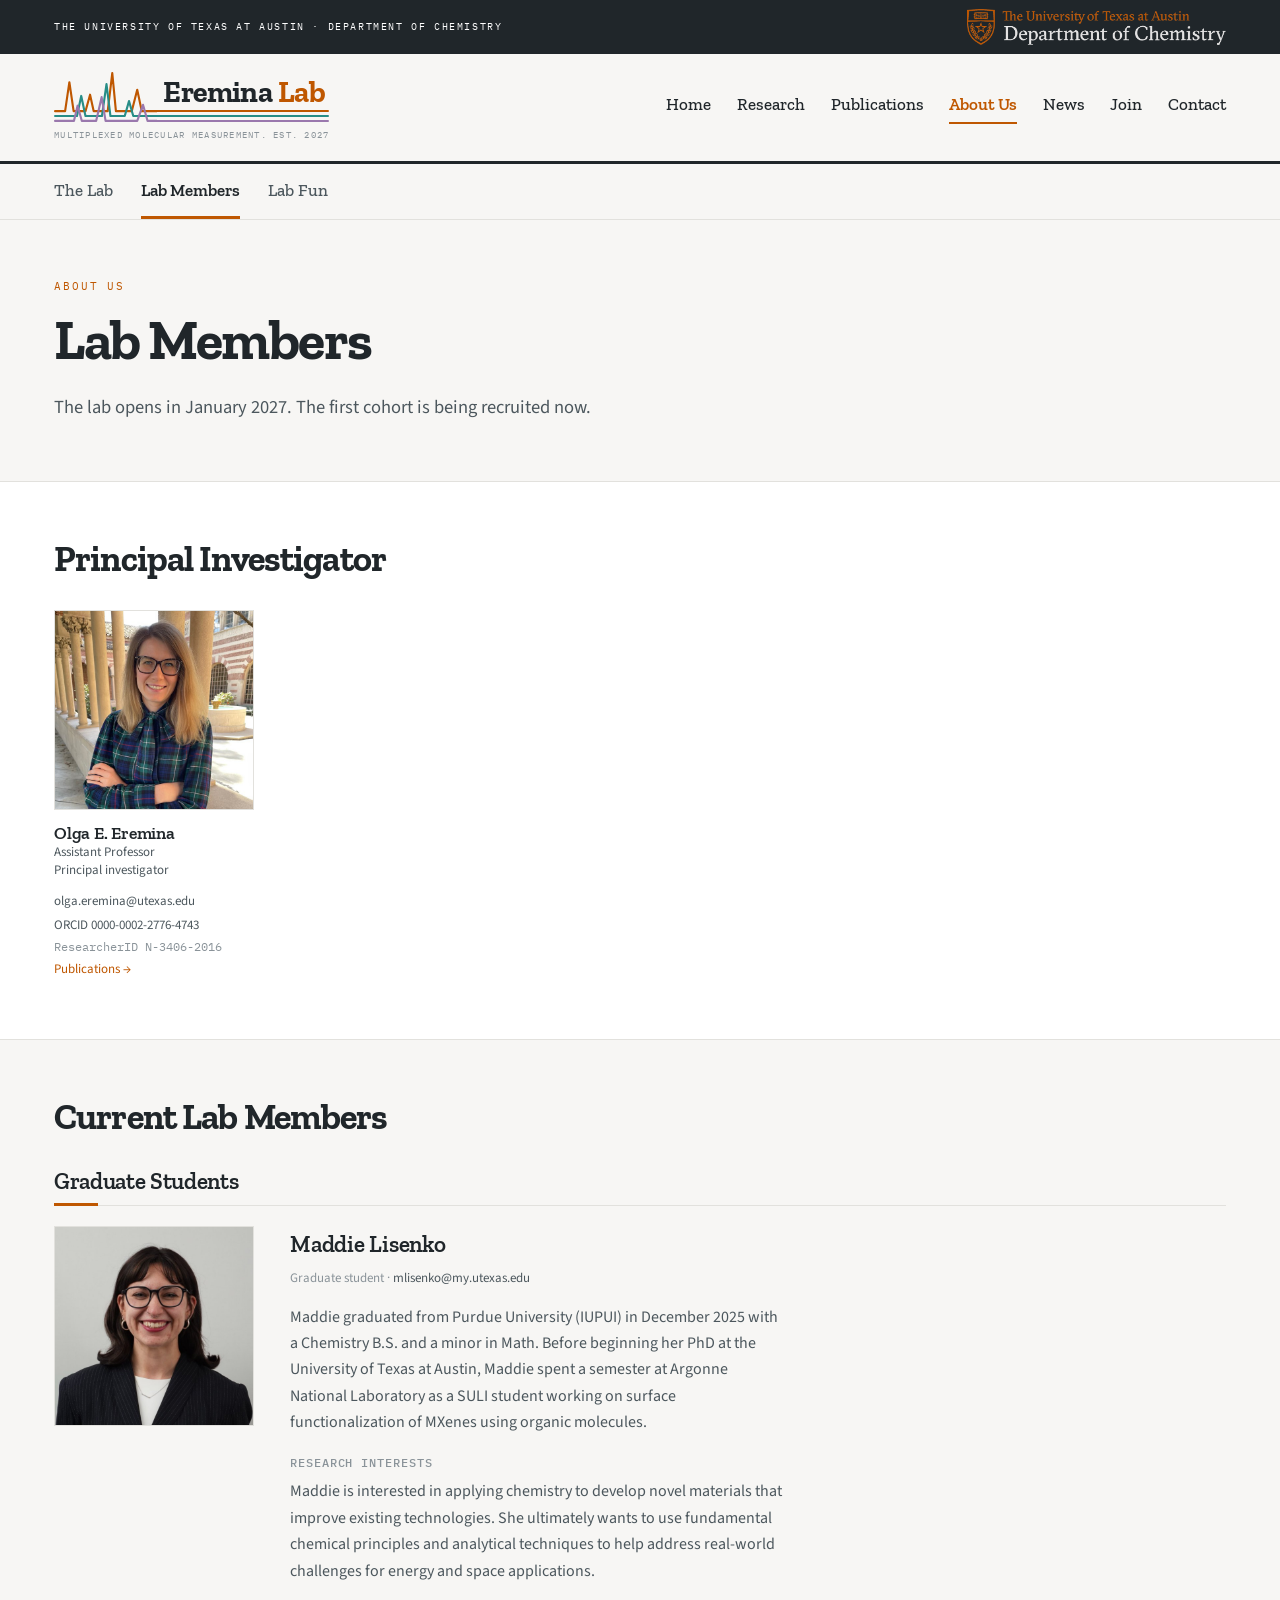
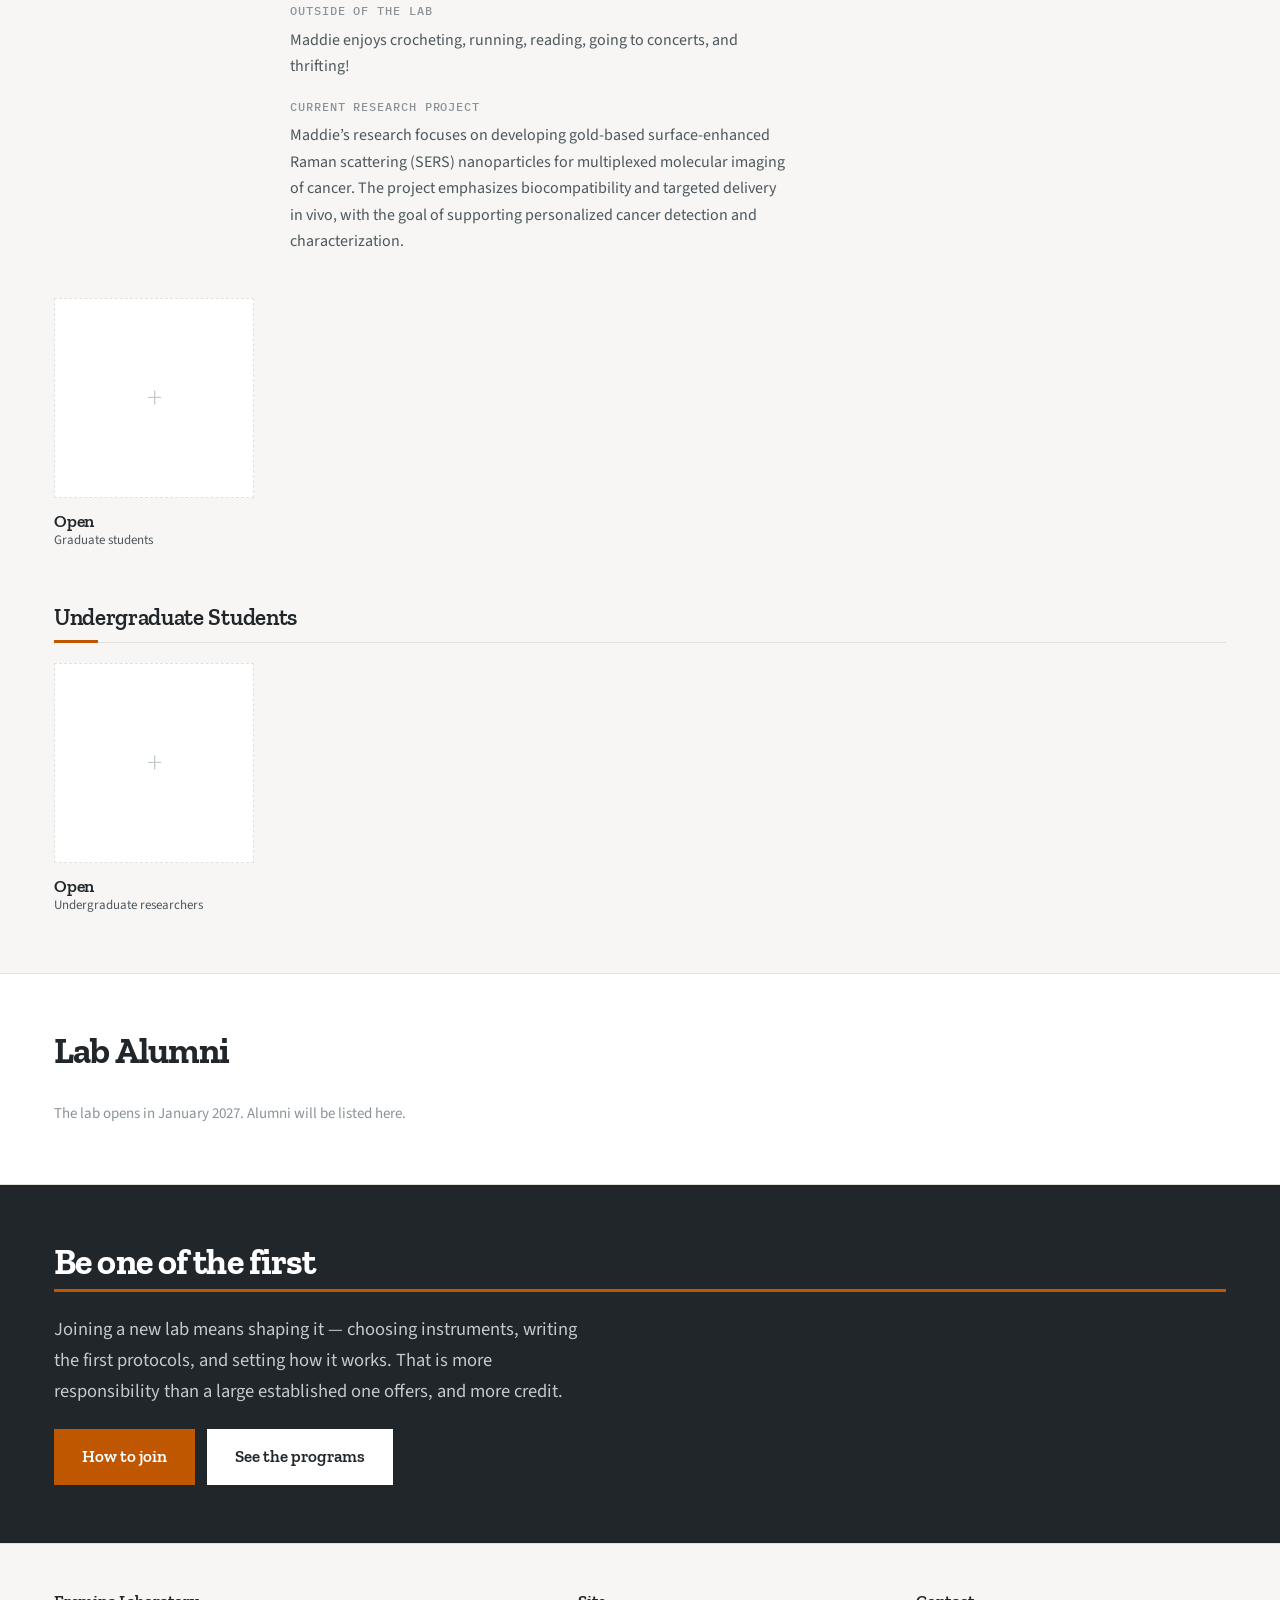
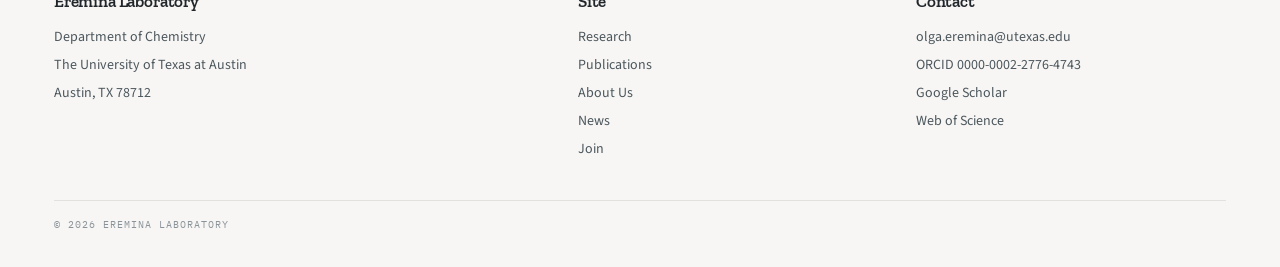
<file: lab-members.html>
<!doctype html>
<html lang="en">
<head>
<meta charset="utf-8">
<meta name="viewport" content="width=device-width, initial-scale=1">
<meta name="robots" content="noindex, nofollow"><!-- TODO remove at launch. Do not also block crawlers in robots.txt: they must fetch the page to see this. -->
<title>Lab Members — Eremina Lab</title>
<meta name="description" content="Members of the Eremina Laboratory, Department of Chemistry, UT Austin.">
<link rel="preconnect" href="https://fonts.googleapis.com">
<link rel="preconnect" href="https://fonts.gstatic.com" crossorigin>
<link href="https://fonts.googleapis.com/css2?family=Zilla+Slab:ital,wght@0,400;0,500;0,600;0,700;1,400&family=Source+Sans+3:ital,wght@0,400;0,600;1,400&family=IBM+Plex+Mono:wght@400;500&display=swap" rel="stylesheet">
<link rel="stylesheet" href="assets/site.css?v=20261125b">
</head>
<body>

<a class="skip" href="#main">Skip to content</a>

<div class="univbar">
  <span><a href="https://www.utexas.edu">The University of Texas at Austin</a> · <a href="https://chemistry.utexas.edu">Department of Chemistry</a></span>
  <a class="utlogo-link" href="https://chemistry.utexas.edu/">
    <img class="utlogo" src="assets/ut-chemistry-logo.png"
         alt="Department of Chemistry home page" width="900" height="125">
  </a>
</div>

<header class="sitehead">
  <a class="brand" href="index.html">
    <img class="brand-mark" src="assets/logo-mark.svg" alt="" width="339" height="164">
    <b>Eremina <i>Lab</i></b>
    <span class="brand-lines" aria-hidden="true"><i></i><i></i><i></i></span>
    <span>Multiplexed molecular measurement. Est. 2027</span>
  </a>
  <button class="navtoggle" type="button">Menu</button>
  <nav class="sitenav" aria-label="Main">
    <ul>
      <li><a href="index.html">Home</a></li>
      <li><a href="research.html">Research</a></li>
      <li><a href="publications.html">Publications</a></li>
      <li><a href="people.html" aria-current="page">About Us</a></li>
      <li><a href="news.html">News</a></li>
      <li><a href="join.html">Join</a></li>
      <li><a href="join.html#contact">Contact</a></li>
    </ul>
  </nav>
</header>

<nav class="subnav" aria-label="About us">
  <a href="people.html">The Lab</a>
  <a href="lab-members.html" aria-current="page">Lab Members</a>
  <a href="lab-fun.html">Lab Fun</a>
</nav>

<main id="main">

  <section class="sec">
    <p class="eyebrow">About us</p>
    <h1>Lab Members</h1>
    <p class="lede">The lab opens in January 2027. The first cohort is being recruited now.</p>
  </section>

  <!-- ============ principal investigator ============ -->
  <section class="sec white" id="pi">
    <div class="sechead">
      <div>
        <h2>Principal Investigator</h2>
      </div>
    </div>
    <div class="roster">
      <div class="person">
        <div class="av photo"><img src="assets/people/olga-eremina.jpg" alt="Olga E. Eremina" width="600" height="600"></div>
        <b>Olga E. Eremina</b>
        <span>Assistant Professor</span>
        <span>Principal investigator</span>
        <ul class="person-links">
          <li><a href="mailto:olga.eremina@utexas.edu">olga.eremina@utexas.edu</a></li>
          <li><a href="https://orcid.org/0000-0002-2776-4743">ORCID 0000-0002-2776-4743</a></li>
          <li class="rid">ResearcherID N-3406-2016</li>
          <li><a class="more" href="publications.html">Publications →</a></li>
        </ul>
      </div>
    </div>
  </section>

  <!-- ============ current lab members ============
       One subsection per group (h3.subhead). A member with a bio is an
       <article class="profile">; open positions
       are "person open" tiles in a .roster below the profiles. -->
  <section class="sec" id="members">
    <div class="sechead">
      <div>
        <h2>Current Lab Members</h2>
      </div>
    </div>

    <h3 class="subhead" id="graduate-students">Graduate Students</h3>
    <article class="profile" id="maddie-lisenko">
      <div class="av photo"><img src="assets/people/maddie-lisenko.jpg" alt="Maddie Lisenko" width="600" height="600"></div>
      <div>
        <h4 class="name">Maddie Lisenko</h4>
        <p class="role">Graduate student · <a href="mailto:mlisenko@my.utexas.edu">mlisenko@my.utexas.edu</a></p>
        <p>Maddie graduated from Purdue University (IUPUI) in December 2025 with a Chemistry B.S. and a minor in Math. Before beginning her PhD at the University of Texas at Austin, Maddie spent a semester at Argonne National Laboratory as a SULI student working on surface functionalization of MXenes using organic molecules.</p>
        <h5>Research interests</h5>
        <p>Maddie is interested in applying chemistry to develop novel materials that improve existing technologies. She ultimately wants to use fundamental chemical principles and analytical techniques to help address real-world challenges for energy and space applications.</p>
        <h5>Outside of the lab</h5>
        <p>Maddie enjoys crocheting, running, reading, going to concerts, and thrifting!</p>
        <h5>Current research project</h5>
        <p>Maddie&rsquo;s research focuses on developing gold-based surface-enhanced Raman scattering (SERS) nanoparticles for multiplexed molecular imaging of cancer. The project emphasizes biocompatibility and targeted delivery in vivo, with the goal of supporting personalized cancer detection and characterization.</p>
      </div>
    </article>
    <div class="roster after-profiles">
      <div class="person open">
        <div class="av"></div>
        <b>Open</b>
        <span>Graduate students</span>
      </div>
    </div>

    <h3 class="subhead" id="undergraduate-students">Undergraduate Students</h3>
    <div class="roster">
      <div class="person open">
        <div class="av"></div>
        <b>Open</b>
        <span>Undergraduate researchers</span>
      </div>
    </div>
  </section>

  <!-- ============ lab alumni ============
       No alumni yet. When there are, delete the placeholder paragraph and
       the two comment markers around the table, then add a <tr> per person. -->
  <section class="sec white" id="alumni">
    <div class="sechead">
      <div>
        <h2>Lab Alumni</h2>
      </div>
    </div>
    <p class="empty">The lab opens in January 2027. Alumni will be listed here.</p>
    <!--
    <div class="tbl-wrap">
      <table class="tbl">
        <thead>
          <tr><th>Name</th><th>Years</th><th>Role in the lab</th><th>Now</th></tr>
        </thead>
        <tbody>
          <tr>
            <td>Name</td>
            <td class="yrs">2027 &ndash; 2031</td>
            <td>Graduate student</td>
            <td>Where they went next</td>
          </tr>
        </tbody>
      </table>
    </div>
    -->
  </section>


  <section class="sec dark">
    <h2>Be one of the first</h2>
    <div class="hrule"></div>
    <div class="two">
      <div>
        <p class="lede" style="color:var(--mist);">Joining a new lab means shaping it — choosing instruments, writing the first protocols, and setting how it works. That is more responsibility than a large established one offers, and more credit.</p>
        <div class="btnrow">
          <a class="btn" href="join.html">How to join</a>
          <a class="btn light" href="research.html">See the programs</a>
        </div>
      </div>
      <div></div>
    </div>
  </section>

</main>

<footer class="sitefoot">
  <div>
    <h4>Eremina Laboratory</h4>
    <p>Department of Chemistry</p>
    <p>The University of Texas at Austin</p>
    <p><!-- TODO: add building name, street address, and room once assigned -->Austin, TX 78712</p>
  </div>
  <div>
    <h4>Site</h4>
    <ul>
      <li><a href="research.html">Research</a></li>
      <li><a href="publications.html">Publications</a></li>
      <li><a href="people.html">About Us</a></li>
      <li><a href="news.html">News</a></li>
      <li><a href="join.html">Join</a></li>
    </ul>
  </div>
  <div>
    <h4>Contact</h4>
    <ul>
      <li><a href="mailto:olga.eremina@utexas.edu">olga.eremina@utexas.edu</a></li>
      <li><a href="https://orcid.org/0000-0002-2776-4743">ORCID 0000-0002-2776-4743</a></li>
      <li><a href="https://scholar.google.com/citations?user=7RykEZIAAAAJ&amp;hl=ru">Google Scholar</a></li>
      <li><a href="https://www.webofscience.com/wos/author/record/1571301">Web of Science</a></li>
    </ul>
  </div>
  <!-- TODO: add the lab's NIH R00 award number once issued -->
  <div class="footnote">
    <span>© 2026 Eremina Laboratory</span>
  </div>
</footer>

<script src="assets/nav.js"></script>
</body>
</html>
</file>
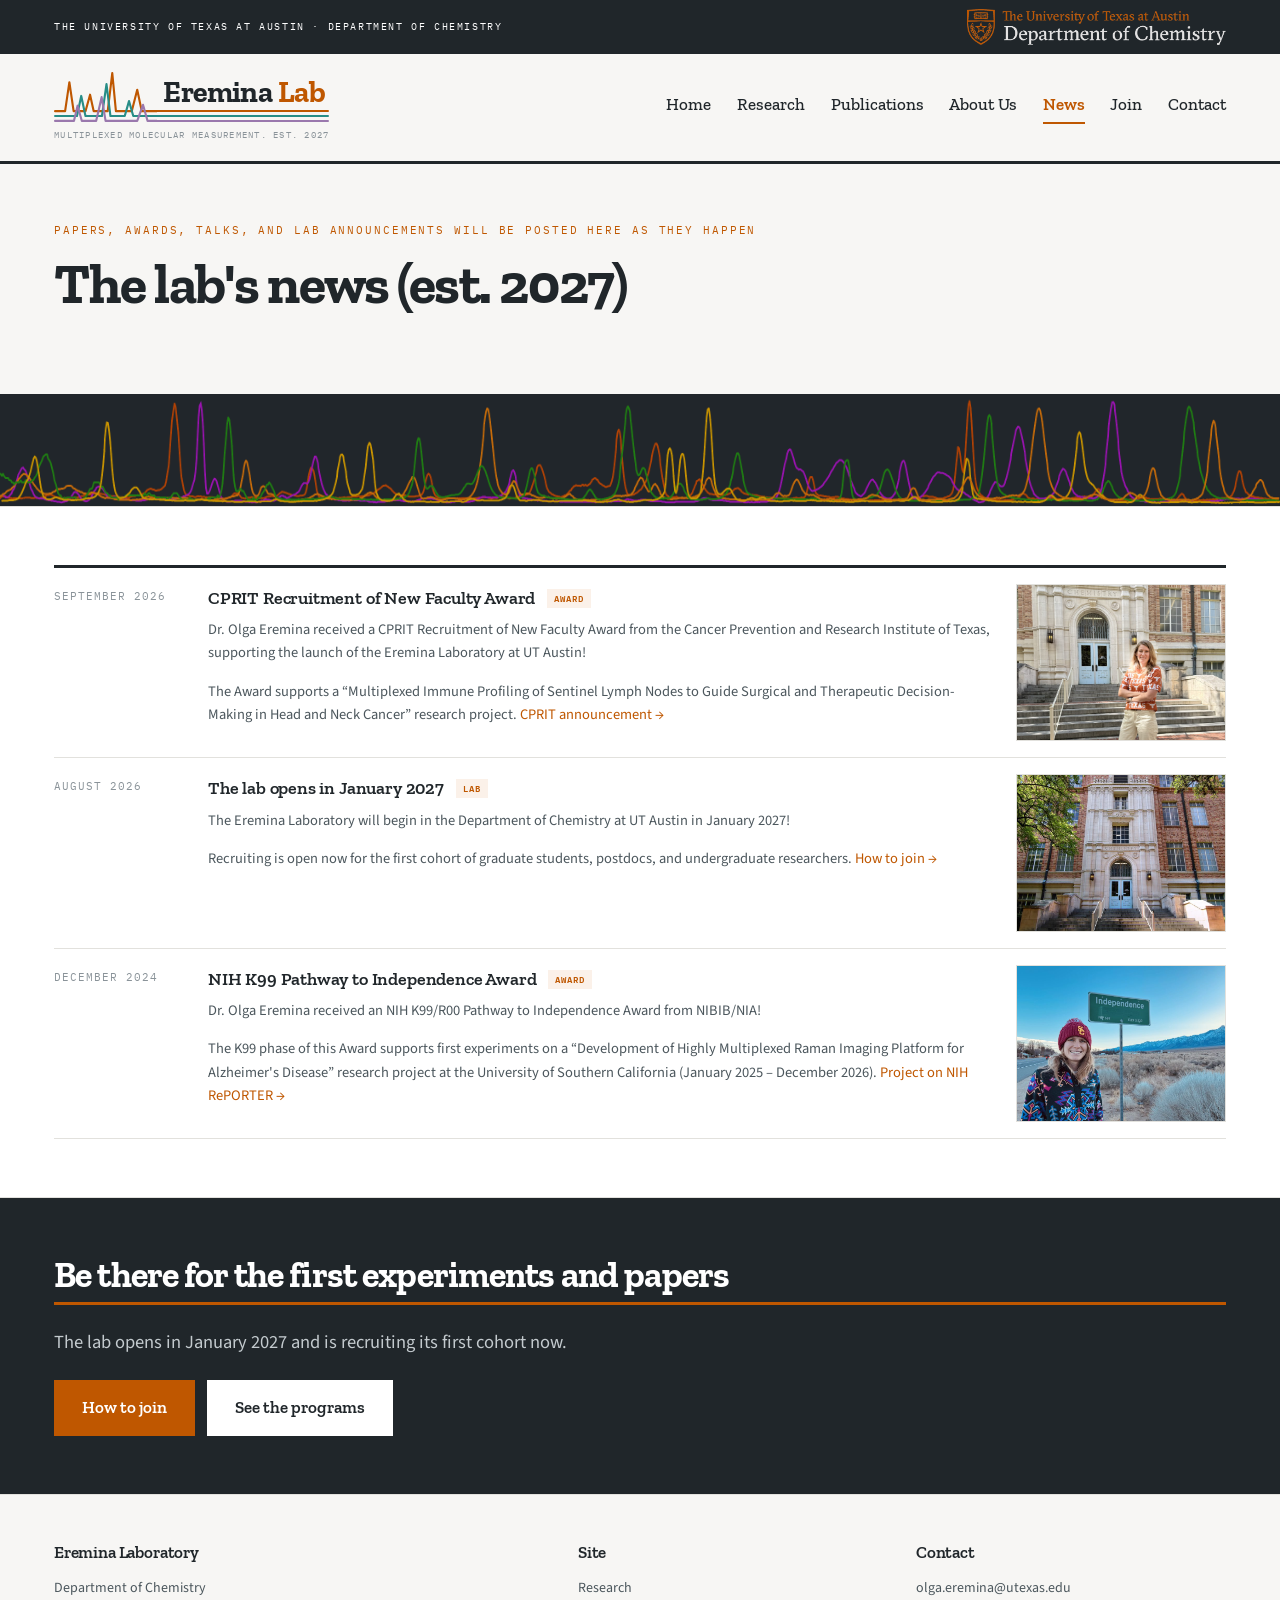
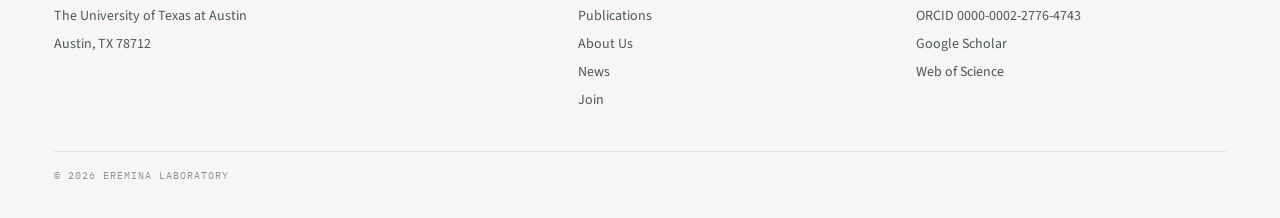
<file: news.html>
<!doctype html>
<html lang="en">
<head>
<meta charset="utf-8">
<meta name="viewport" content="width=device-width, initial-scale=1">
<meta name="robots" content="noindex, nofollow"><!-- TODO remove at launch. Do not also block crawlers in robots.txt: they must fetch the page to see this. -->
<title>News — Eremina Lab</title>
<meta name="description" content="Papers, awards, talks, and lab announcements from the Eremina Laboratory at UT Austin.">
<link rel="preconnect" href="https://fonts.googleapis.com">
<link rel="preconnect" href="https://fonts.gstatic.com" crossorigin>
<link href="https://fonts.googleapis.com/css2?family=Zilla+Slab:ital,wght@0,400;0,500;0,600;0,700;1,400&family=Source+Sans+3:ital,wght@0,400;0,600;1,400&family=IBM+Plex+Mono:wght@400;500&display=swap" rel="stylesheet">
<link rel="stylesheet" href="assets/site.css?v=20261125b">
</head>
<body>

<a class="skip" href="#main">Skip to content</a>

<div class="univbar">
  <span><a href="https://www.utexas.edu">The University of Texas at Austin</a> · <a href="https://chemistry.utexas.edu">Department of Chemistry</a></span>
  <a class="utlogo-link" href="https://chemistry.utexas.edu/">
    <img class="utlogo" src="assets/ut-chemistry-logo.png"
         alt="Department of Chemistry home page" width="900" height="125">
  </a>
</div>

<header class="sitehead">
  <a class="brand" href="index.html">
    <img class="brand-mark" src="assets/logo-mark.svg" alt="" width="339" height="164">
    <b>Eremina <i>Lab</i></b>
    <span class="brand-lines" aria-hidden="true"><i></i><i></i><i></i></span>
    <span>Multiplexed molecular measurement. Est. 2027</span>
  </a>
  <button class="navtoggle" type="button">Menu</button>
  <nav class="sitenav" aria-label="Main">
    <ul>
      <li><a href="index.html">Home</a></li>
      <li><a href="research.html">Research</a></li>
      <li><a href="publications.html">Publications</a></li>
      <li><a href="people.html">About Us</a></li>
      <li><a href="news.html" aria-current="page">News</a></li>
      <li><a href="join.html">Join</a></li>
      <li><a href="join.html#contact">Contact</a></li>
    </ul>
  </nav>
</header>

<main id="main">

  <section class="sec">
    <!-- Sentence case in the source; .eyebrow applies text-transform:uppercase,
         so screen readers get real words rather than spelled-out capitals. -->
    <p class="eyebrow">Papers, awards, talks, and lab announcements will be posted here as they happen</p>
    <h1>The lab's news (est. 2027)</h1>
  </section>

  <div class="band strip">
    <img src="assets/research-spectra.png"
         alt="Overlaid Raman spectra of several reporter molecules in orange, green, purple and yellow, each a series of sharp narrow peaks falling at different positions along a shared axis."
         width="3008" height="232">
  </div>

  <section class="sec white">
    <!-- .shots gives every item a photo column. An item without a picture
         keeps a dashed placeholder so the column stays aligned; to fill one,
         swap <div class="shot empty"></div> for the <div class="shot"> form
         used by the K99 item below. -->
    <ul class="news shots">
      <li id="cprit-award">
        <time datetime="2026-09">September 2026</time>
        <div>
          <h4>CPRIT Recruitment of New Faculty Award <span class="kind">Award</span></h4>
          <p>Dr. Olga Eremina received a CPRIT Recruitment of New Faculty Award from the Cancer Prevention and Research Institute of Texas, supporting the launch of the Eremina Laboratory at UT Austin!</p>
          <p>The Award supports a “Multiplexed Immune Profiling of Sentinel Lymph Nodes to Guide Surgical and Therapeutic Decision-Making in Head and Neck Cancer” research project. <a href="https://cprit.texas.gov/news-events/articles/press-release-texas-invests-35-million-to-recruit-top-scientists-and-drive-cancer-innovation/" style="color:var(--orange); text-decoration:none;">CPRIT announcement →</a></p>
        </div>
        <div class="shot">
          <img src="assets/news/cprit-award.jpg"
               alt="Olga Eremina, arms folded and smiling, in an orange Texas Longhorns shirt on the steps of Welch Hall at UT Austin, with CHEMISTRY carved in the limestone above the arched entrance behind her."
               width="1200" height="900" loading="lazy">
        </div>
      </li>
      <li id="lab-opens">
        <time datetime="2026-08">August 2026</time>
        <div>
          <h4>The lab opens in January 2027 <span class="kind">Lab</span></h4>
          <p>The Eremina Laboratory will begin in the Department of Chemistry at UT Austin in January 2027!</p>
          <p>Recruiting is open now for the first cohort of graduate students, postdocs, and undergraduate researchers. <a href="join.html" style="color:var(--orange); text-decoration:none;">How to join →</a></p>
        </div>
        <!-- Provenance, for whoever maintains this next: the Welch Hall photo is
             by Larry D. Moore, from Wikimedia Commons under CC BY 4.0. The
             visible credit was removed at the site owner's direction, so the
             licence's attribution condition is unmet while this image is
             published. Replacing it with an own-work photo settles that. -->
        <div class="shot">
          <img src="assets/news/lab-opens-welch-hall.jpg"
               alt="Welch Hall at the University of Texas at Austin, home of the Department of Chemistry: a brick and limestone facade with CHEMISTRY carved above the arched entrance, framed by overhanging trees, with a broad flight of steps leading up to the doors."
               width="800" height="533" loading="lazy">
        </div>
      </li>
      <li id="k99-award">
        <time datetime="2024-12">December 2024</time>
        <div>
          <h4>NIH K99 Pathway to Independence Award <span class="kind">Award</span></h4>
          <p>Dr. Olga Eremina received an NIH K99/R00 Pathway to Independence Award from NIBIB/NIA!</p>
          <p>The K99 phase of this Award supports first experiments on a “Development of Highly Multiplexed Raman Imaging Platform for Alzheimer's Disease” research project at the University of Southern California (January 2025 – December 2026). <a href="https://reporter.nih.gov/search/fFl9cnzoPUeJ17GG3WvFEg/project-details/11055758" style="color:var(--orange); text-decoration:none;">Project on NIH RePORTER →</a></p>
        </div>
        <div class="shot">
          <img src="assets/news/k99-award.jpg"
               alt="Olga Eremina in a knitted USC beanie, standing beside a highway sign reading Independence, population 669, elevation 3,930, with the snow-covered Eastern Sierra rising behind."
               width="800" height="600" loading="lazy">
        </div>
      </li>
    </ul>
  </section>

  <!-- ============================================================
       Add new items to the list above, newest first. Pattern:

       <li>
         <time datetime="2027-03">March 2027</time>
         <div>
           <h4>Headline <span class="kind">Paper</span></h4>
           <p>A sentence or two, with a link where there is one.</p>
         </div>
       </li>

       Labels in use: Lab | Paper | Award | Talk | Funding | Service
       ============================================================ -->

  <section class="sec dark">
    <h2>Be there for the first experiments and papers</h2>
    <div class="hrule"></div>
    <div class="two">
      <div>
        <p class="lede" style="color:var(--mist);">The lab opens in January 2027 and is recruiting its first cohort now.</p>
        <div class="btnrow">
          <a class="btn" href="join.html">How to join</a>
          <a class="btn light" href="research.html">See the programs</a>
        </div>
      </div>
      <div></div>
    </div>
  </section>

</main>

<footer class="sitefoot">
  <div>
    <h4>Eremina Laboratory</h4>
    <p>Department of Chemistry</p>
    <p>The University of Texas at Austin</p>
    <p><!-- TODO: add building name, street address, and room once assigned -->Austin, TX 78712</p>
  </div>
  <div>
    <h4>Site</h4>
    <ul>
      <li><a href="research.html">Research</a></li>
      <li><a href="publications.html">Publications</a></li>
      <li><a href="people.html">About Us</a></li>
      <li><a href="news.html">News</a></li>
      <li><a href="join.html">Join</a></li>
    </ul>
  </div>
  <div>
    <h4>Contact</h4>
    <ul>
      <li><a href="mailto:olga.eremina@utexas.edu">olga.eremina@utexas.edu</a></li>
      <li><a href="https://orcid.org/0000-0002-2776-4743">ORCID 0000-0002-2776-4743</a></li>
      <li><a href="https://scholar.google.com/citations?user=7RykEZIAAAAJ&amp;hl=ru">Google Scholar</a></li>
      <li><a href="https://www.webofscience.com/wos/author/record/1571301">Web of Science</a></li>
    </ul>
  </div>
  <!-- TODO: add the lab's NIH R00 award number once issued -->
  <div class="footnote">
    <span>© 2026 Eremina Laboratory</span>
  </div>
</footer>

<script src="assets/nav.js"></script>
<script src="assets/strip.js"></script>
</body>
</html>
</file>
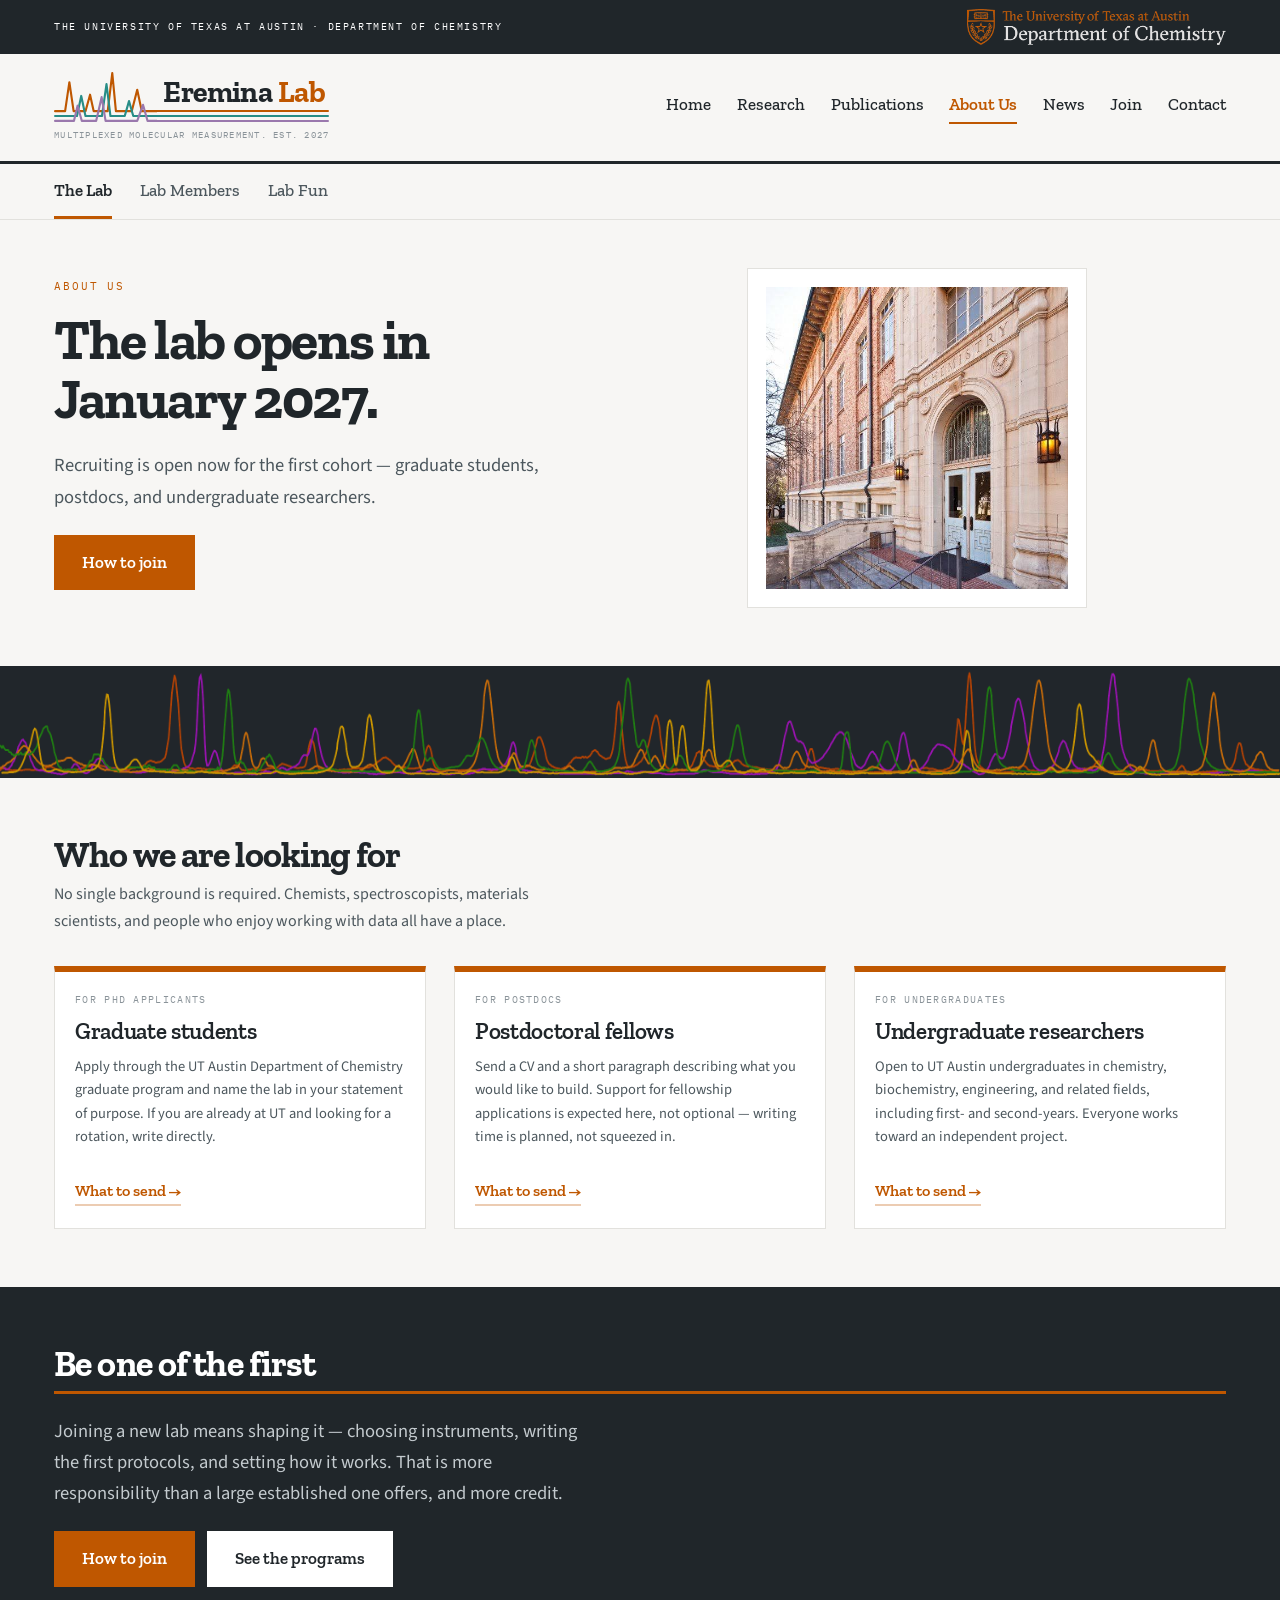
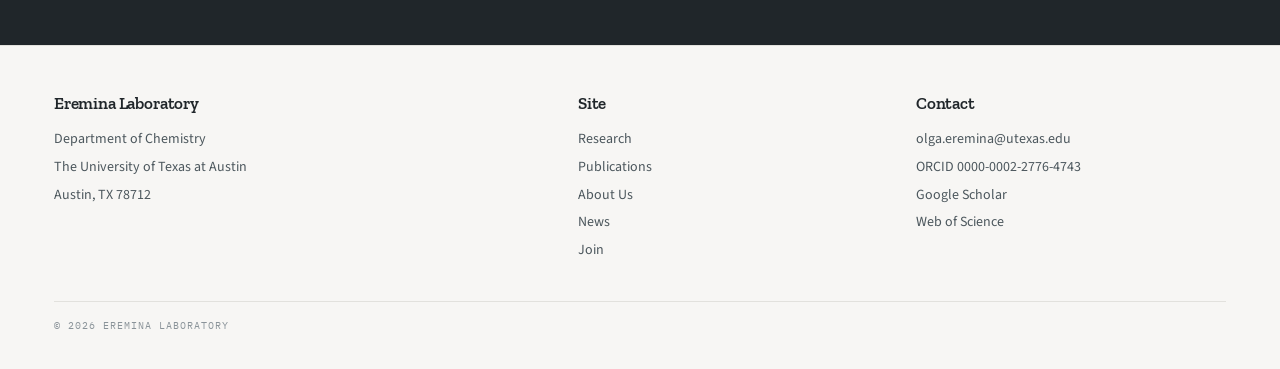
<file: people.html>
<!doctype html>
<html lang="en">
<head>
<meta charset="utf-8">
<meta name="viewport" content="width=device-width, initial-scale=1">
<meta name="robots" content="noindex, nofollow"><!-- TODO remove at launch. Do not also block crawlers in robots.txt: they must fetch the page to see this. -->
<title>The Lab — Eremina Lab</title>
<meta name="description" content="The Eremina Laboratory in the Department of Chemistry at UT Austin. The lab opens in January 2027 and is recruiting graduate students, postdocs, and undergraduate researchers.">
<link rel="preconnect" href="https://fonts.googleapis.com">
<link rel="preconnect" href="https://fonts.gstatic.com" crossorigin>
<link href="https://fonts.googleapis.com/css2?family=Zilla+Slab:ital,wght@0,400;0,500;0,600;0,700;1,400&family=Source+Sans+3:ital,wght@0,400;0,600;1,400&family=IBM+Plex+Mono:wght@400;500&display=swap" rel="stylesheet">
<link rel="stylesheet" href="assets/site.css?v=20261125b">
</head>
<body>

<a class="skip" href="#main">Skip to content</a>

<div class="univbar">
  <span><a href="https://www.utexas.edu">The University of Texas at Austin</a> · <a href="https://chemistry.utexas.edu">Department of Chemistry</a></span>
  <a class="utlogo-link" href="https://chemistry.utexas.edu/">
    <img class="utlogo" src="assets/ut-chemistry-logo.png"
         alt="Department of Chemistry home page" width="900" height="125">
  </a>
</div>

<header class="sitehead">
  <a class="brand" href="index.html">
    <img class="brand-mark" src="assets/logo-mark.svg" alt="" width="339" height="164">
    <b>Eremina <i>Lab</i></b>
    <span class="brand-lines" aria-hidden="true"><i></i><i></i><i></i></span>
    <span>Multiplexed molecular measurement. Est. 2027</span>
  </a>
  <button class="navtoggle" type="button">Menu</button>
  <nav class="sitenav" aria-label="Main">
    <ul>
      <li><a href="index.html">Home</a></li>
      <li><a href="research.html">Research</a></li>
      <li><a href="publications.html">Publications</a></li>
      <li><a href="people.html" aria-current="page">About Us</a></li>
      <li><a href="news.html">News</a></li>
      <li><a href="join.html">Join</a></li>
      <li><a href="join.html#contact">Contact</a></li>
    </ul>
  </nav>
</header>

<nav class="subnav" aria-label="About us">
  <a href="people.html" aria-current="page">The Lab</a>
  <a href="lab-members.html">Lab Members</a>
  <a href="lab-fun.html">Lab Fun</a>
</nav>

<main id="main">

  <section class="sec">
    <div class="two wide-left">
      <div>
        <p class="eyebrow">About us</p>
        <h1>The lab opens in January 2027.</h1>
        <p class="lede">Recruiting is open now for the first cohort — graduate students, postdocs, and undergraduate researchers.</p>
        <div class="btnrow">
          <a class="btn" href="join.html">How to join</a>
        </div>
      </div>
      <figure class="fig" style="max-width:340px; margin-top:-10px;">
        <img src="assets/people/welch-hall-entrance.jpg"
             alt="The arched entrance to Welch Hall, the Department of Chemistry building at UT Austin, with CHEMISTRY carved in the limestone above the doors, lanterns either side, and steps leading up from the walkway."
             width="533" height="533">
      </figure>
    </div>
  </section>

  <div class="band strip">
    <img src="assets/research-spectra.png"
         alt="Overlaid Raman spectra of several reporter molecules in orange, green, purple and yellow, each a series of sharp narrow peaks falling at different positions along a shared axis."
         width="3008" height="232">
  </div>

  <!-- ============ roles ============ -->
  <section class="sec" id="roles">
    <div class="sechead">
      <div>
        <h2>Who we are looking for</h2>
        <p>No single background is required. Chemists, spectroscopists, materials scientists, and people who enjoy working with data all have a place.</p>
      </div>
    </div>
    <div class="cards">
      <article class="card">
        <p class="code">For PhD applicants</p>
        <h3>Graduate students</h3>
        <p>Apply through the UT Austin Department of Chemistry graduate program and name the lab in your statement of purpose. If you are already at UT and looking for a rotation, write directly.</p>
        <a class="more" href="join.html#positions">What to send →</a>
      </article>
      <article class="card">
        <p class="code">For postdocs</p>
        <h3>Postdoctoral fellows</h3>
        <p>Send a CV and a short paragraph describing what you would like to build. Support for fellowship applications is expected here, not optional — writing time is planned, not squeezed in.</p>
        <a class="more" href="join.html#positions">What to send →</a>
      </article>
      <article class="card">
        <p class="code">For undergraduates</p>
        <h3>Undergraduate researchers</h3>
        <p>Open to UT Austin undergraduates in chemistry, biochemistry, engineering, and related fields, including first- and second-years. Everyone works toward an independent project.</p>
        <a class="more" href="join.html#positions">What to send →</a>
      </article>
    </div>
  </section>

  <section class="sec dark">
    <h2>Be one of the first</h2>
    <div class="hrule"></div>
    <div class="two">
      <div>
        <p class="lede" style="color:var(--mist);">Joining a new lab means shaping it — choosing instruments, writing the first protocols, and setting how it works. That is more responsibility than a large established one offers, and more credit.</p>
        <div class="btnrow">
          <a class="btn" href="join.html">How to join</a>
          <a class="btn light" href="research.html">See the programs</a>
        </div>
      </div>
      <div></div>
    </div>
  </section>

</main>

<footer class="sitefoot">
  <div>
    <h4>Eremina Laboratory</h4>
    <p>Department of Chemistry</p>
    <p>The University of Texas at Austin</p>
    <p><!-- TODO: add building name, street address, and room once assigned -->Austin, TX 78712</p>
  </div>
  <div>
    <h4>Site</h4>
    <ul>
      <li><a href="research.html">Research</a></li>
      <li><a href="publications.html">Publications</a></li>
      <li><a href="people.html">About Us</a></li>
      <li><a href="news.html">News</a></li>
      <li><a href="join.html">Join</a></li>
    </ul>
  </div>
  <div>
    <h4>Contact</h4>
    <ul>
      <li><a href="mailto:olga.eremina@utexas.edu">olga.eremina@utexas.edu</a></li>
      <li><a href="https://orcid.org/0000-0002-2776-4743">ORCID 0000-0002-2776-4743</a></li>
      <li><a href="https://scholar.google.com/citations?user=7RykEZIAAAAJ&amp;hl=ru">Google Scholar</a></li>
      <li><a href="https://www.webofscience.com/wos/author/record/1571301">Web of Science</a></li>
    </ul>
  </div>
  <!-- TODO: add the lab's NIH R00 award number once issued -->
  <div class="footnote">
    <span>© 2026 Eremina Laboratory</span>
  </div>
</footer>

<script src="assets/nav.js"></script>
<script src="assets/strip.js"></script>
</body>
</html>
</file>
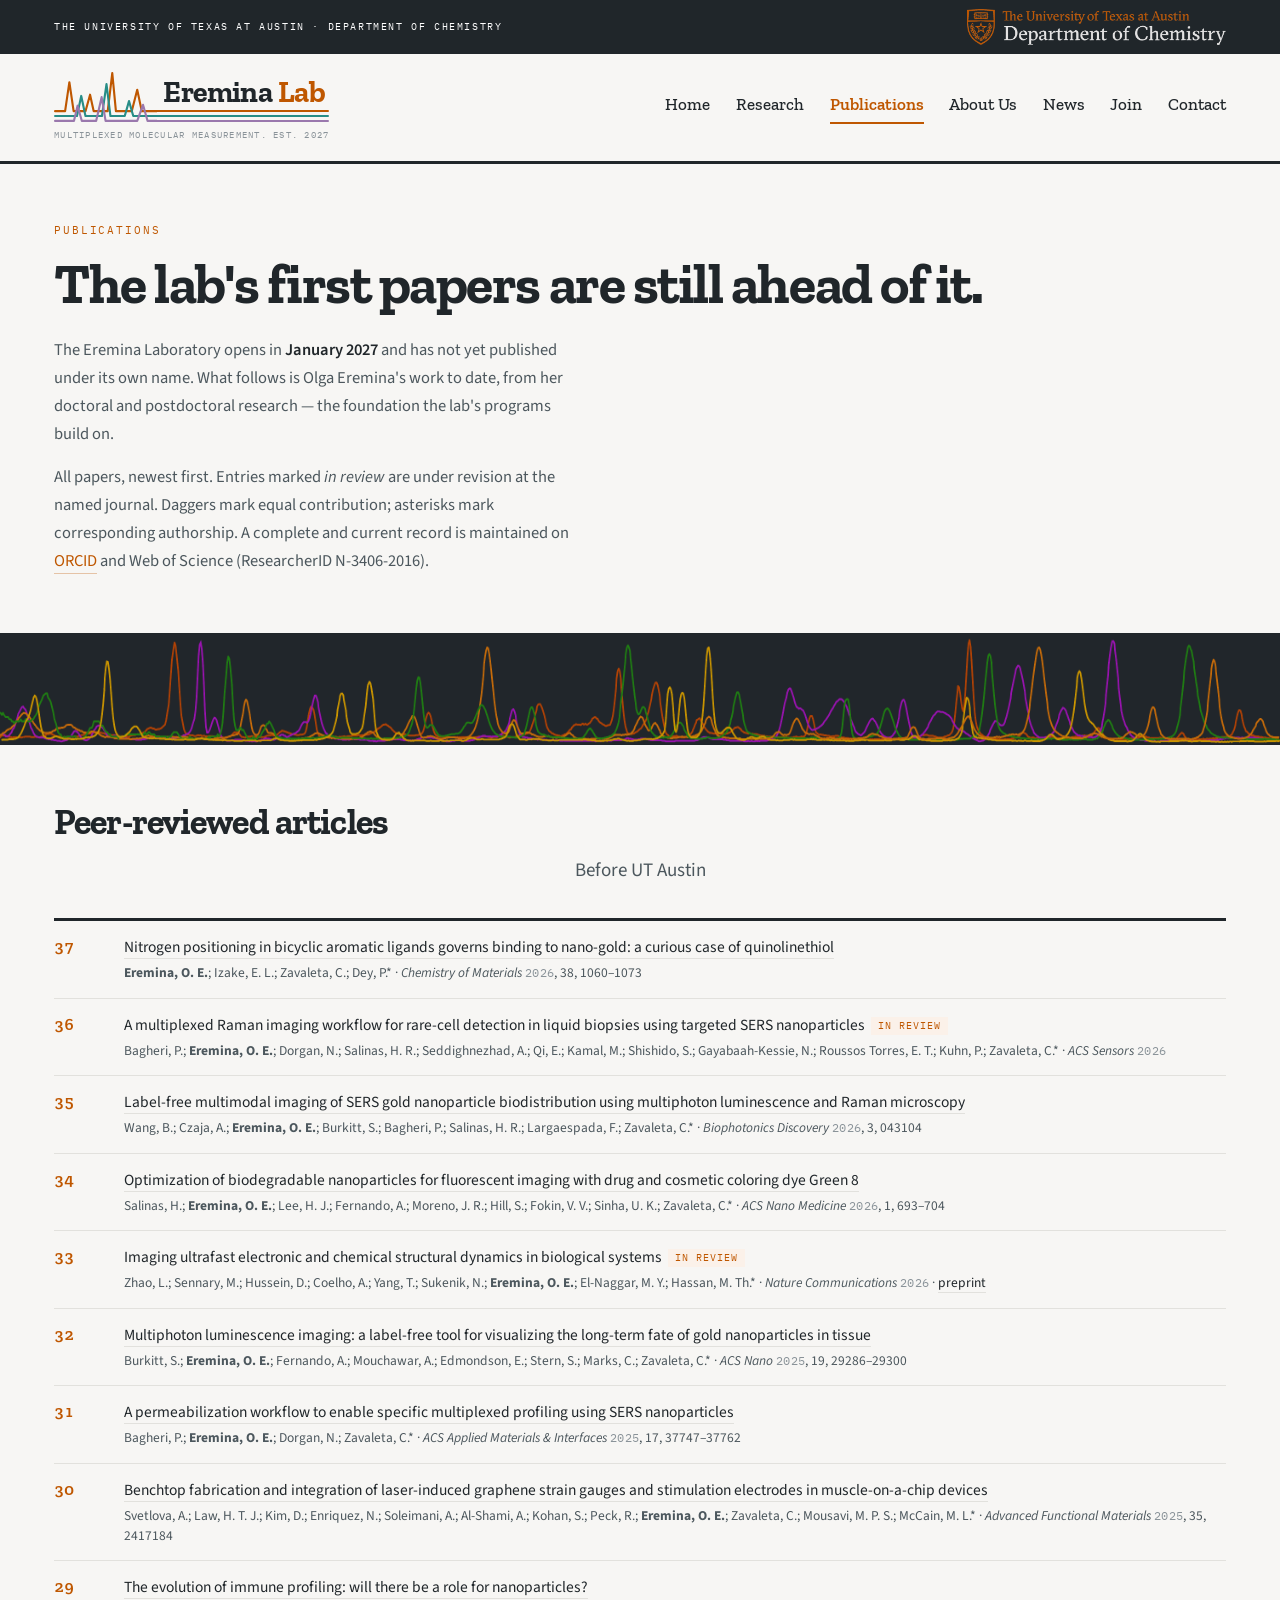
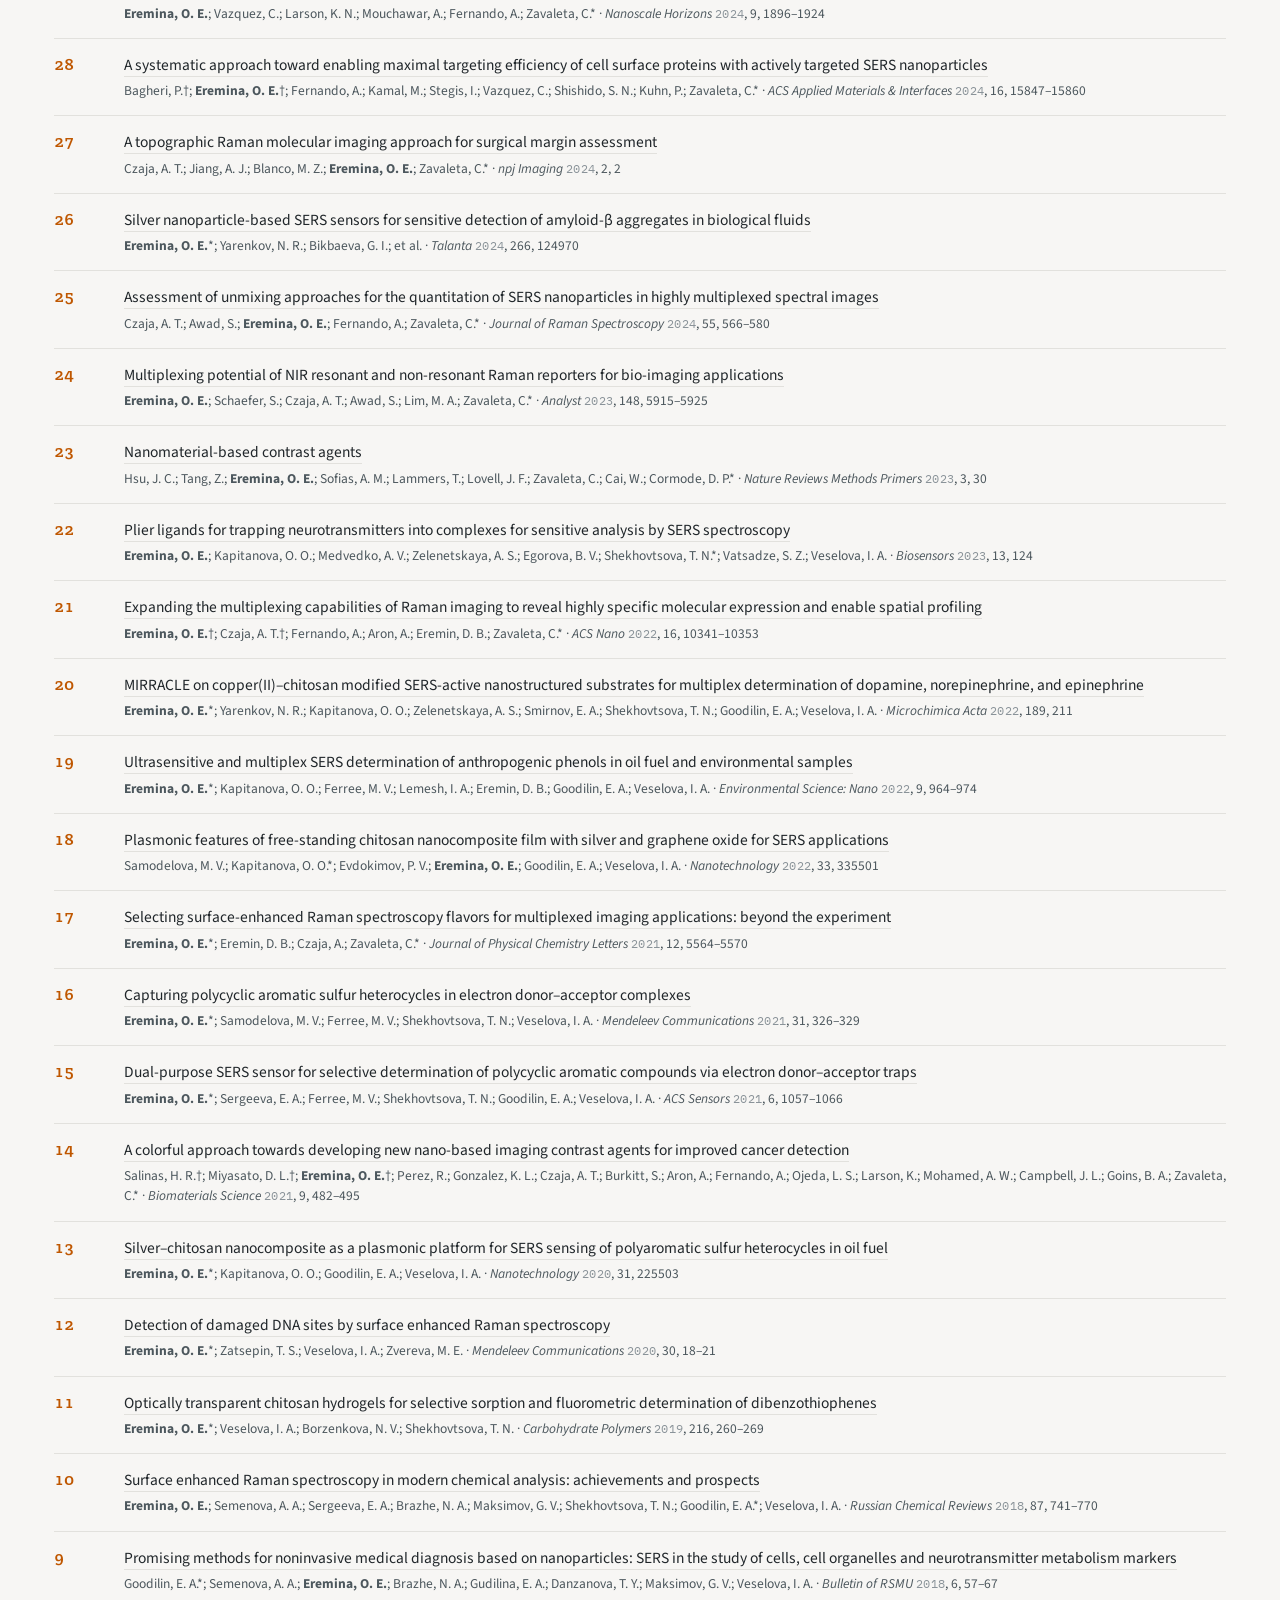
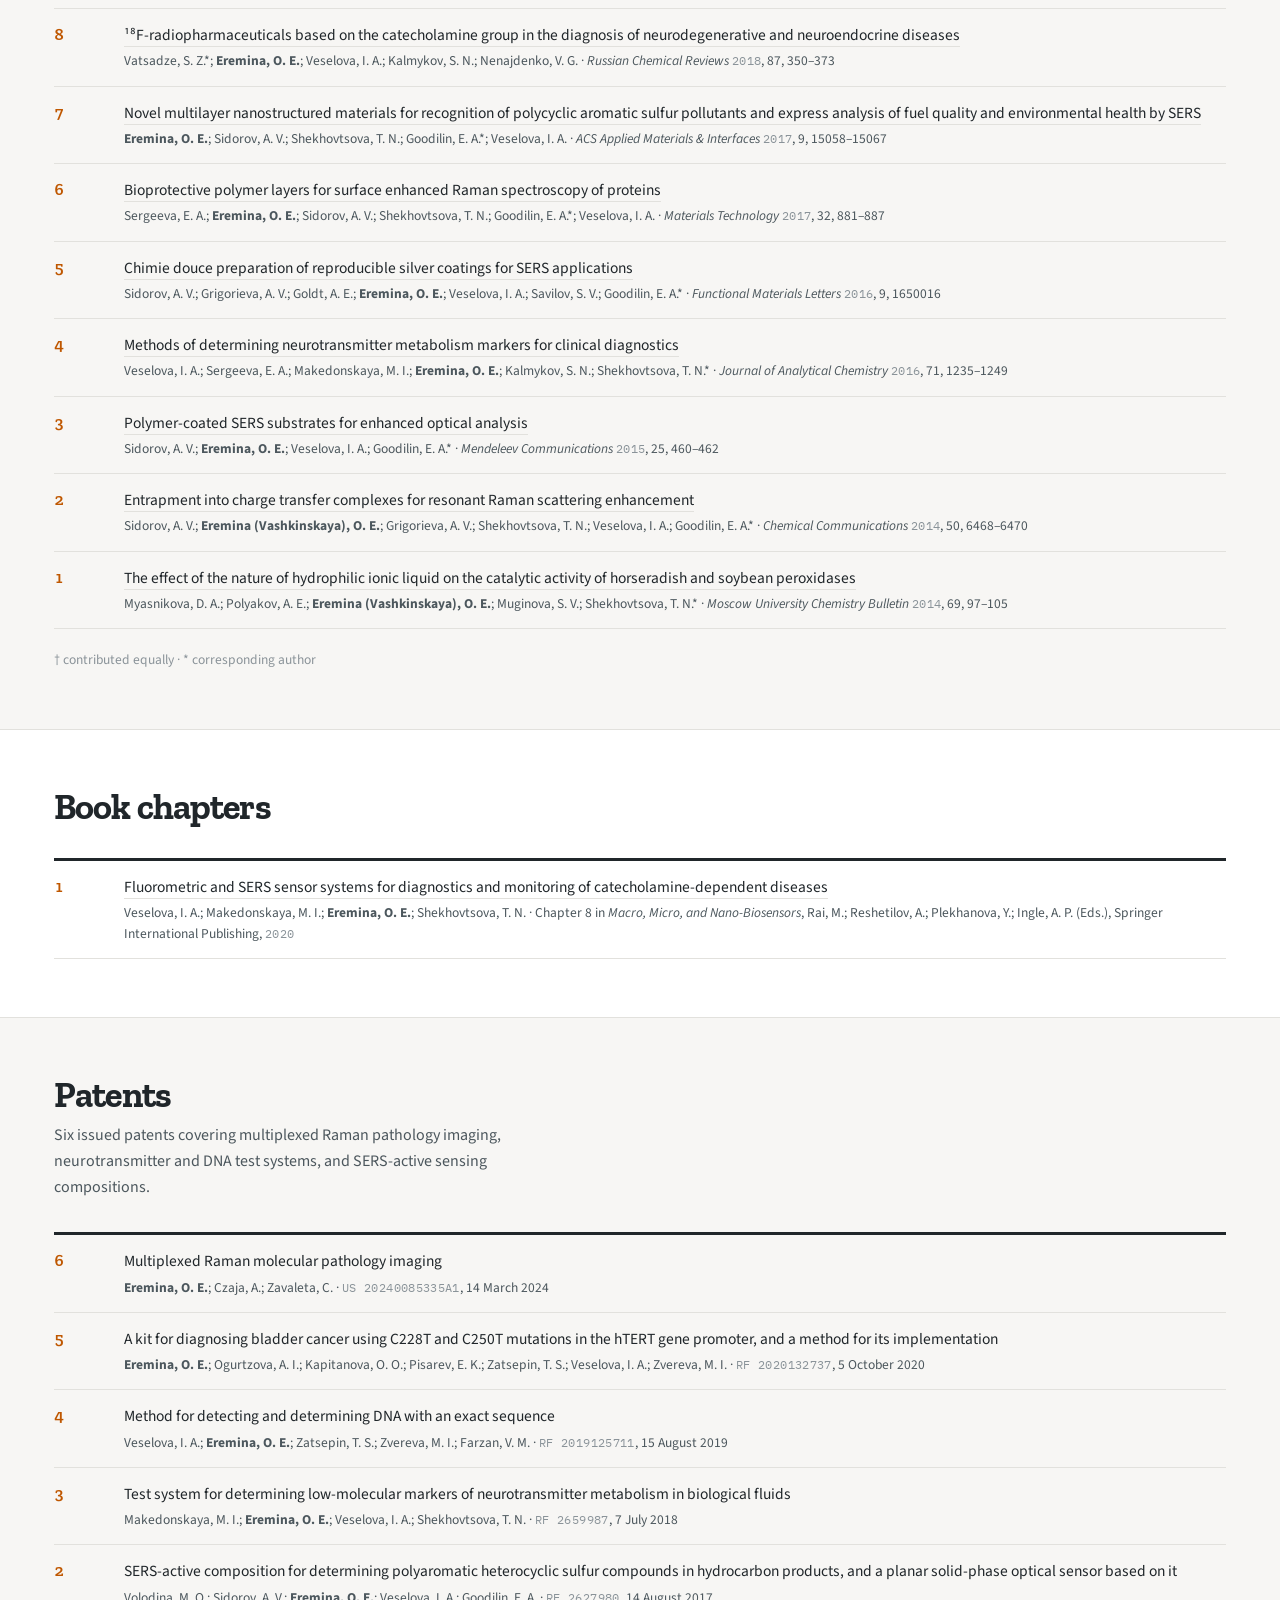
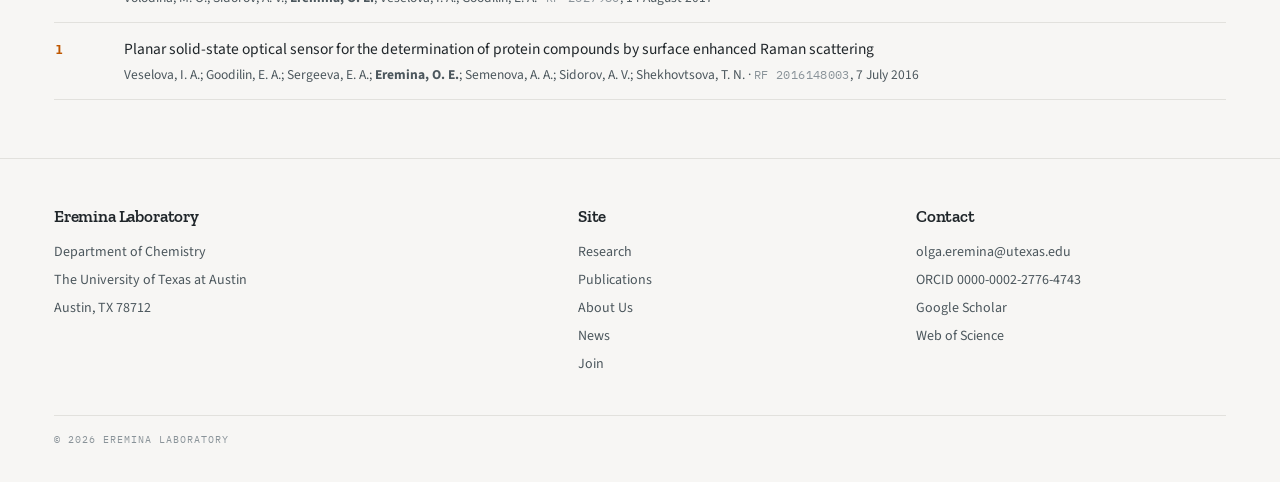
<file: publications.html>
<!doctype html>
<html lang="en">
<head>
<meta charset="utf-8">
<meta name="viewport" content="width=device-width, initial-scale=1">
<meta name="robots" content="noindex, nofollow"><!-- TODO remove at launch. Do not also block crawlers in robots.txt: they must fetch the page to see this. -->
<title>Publications — Eremina Lab</title>
<meta name="description" content="Olga Eremina's peer-reviewed articles, book chapter, and patents in SERS nanoparticle design, multiplexed Raman imaging, and chemical sensing. The Eremina Laboratory opens in January 2027.">
<link rel="preconnect" href="https://fonts.googleapis.com">
<link rel="preconnect" href="https://fonts.gstatic.com" crossorigin>
<link href="https://fonts.googleapis.com/css2?family=Zilla+Slab:ital,wght@0,400;0,500;0,600;0,700;1,400&family=Source+Sans+3:ital,wght@0,400;0,600;1,400&family=IBM+Plex+Mono:wght@400;500&display=swap" rel="stylesheet">
<link rel="stylesheet" href="assets/site.css?v=20261125b">
</head>
<body>

<a class="skip" href="#main">Skip to content</a>

<div class="univbar">
  <span><a href="https://www.utexas.edu">The University of Texas at Austin</a> · <a href="https://chemistry.utexas.edu">Department of Chemistry</a></span>
  <a class="utlogo-link" href="https://chemistry.utexas.edu/">
    <img class="utlogo" src="assets/ut-chemistry-logo.png"
         alt="Department of Chemistry home page" width="900" height="125">
  </a>
</div>

<header class="sitehead">
  <a class="brand" href="index.html">
    <img class="brand-mark" src="assets/logo-mark.svg" alt="" width="339" height="164">
    <b>Eremina <i>Lab</i></b>
    <span class="brand-lines" aria-hidden="true"><i></i><i></i><i></i></span>
    <span>Multiplexed molecular measurement. Est. 2027</span>
  </a>
  <button class="navtoggle" type="button">Menu</button>
  <nav class="sitenav" aria-label="Main">
    <ul>
      <li><a href="index.html">Home</a></li>
      <li><a href="research.html">Research</a></li>
      <li><a href="publications.html" aria-current="page">Publications</a></li>
      <li><a href="people.html">About Us</a></li>
      <li><a href="news.html">News</a></li>
      <li><a href="join.html">Join</a></li>
      <li><a href="join.html#contact">Contact</a></li>
    </ul>
  </nav>
</header>

<main id="main">

  <section class="sec">
    <p class="eyebrow">Publications</p>
    <h1>The lab's first papers are still ahead of it.</h1>
    <div class="prose">
      <p>The Eremina Laboratory opens in <strong>January 2027</strong> and has not yet published under its own name. What follows is Olga Eremina's work to date, from her doctoral and postdoctoral research — the foundation the lab's programs build on.</p>
      <p>All papers, newest first. Entries marked <em>in review</em> are under revision at the named journal. Daggers mark equal contribution; asterisks mark corresponding authorship. A complete and current record is maintained on <a href="https://orcid.org/0000-0002-2776-4743">ORCID</a> and Web of Science (ResearcherID N-3406-2016).</p>
    </div>
  </section>

  <div class="band strip">
    <img src="assets/research-spectra.png"
         alt="Overlaid Raman spectra of several reporter molecules in orange, green, purple and yellow, each a series of sharp narrow peaks falling at different positions along a shared axis."
         width="3008" height="232">
  </div>

  <section class="sec pubs" id="articles">
    <div class="sechead">
      <div>
        <h2>Peer-reviewed articles</h2>
        <p class="era">Before UT Austin</p>
      </div>
    </div>

    <ol>
      <li>
        <span class="n">37</span>
        <span class="t">
          <a href="https://doi.org/10.1021/acs.chemmater.5c02122">Nitrogen positioning in bicyclic aromatic ligands governs binding to nano-gold: a curious case of quinolinethiol</a>
          <span class="m"><b>Eremina, O. E.</b>; Izake, E. L.; Zavaleta, C.; Dey, P.* · <i>Chemistry of Materials</i> <span class="yr">2026</span>, 38, 1060–1073</span>
        </span>
      </li>
      <li>
        <span class="n">36</span>
        <span class="t">
          A multiplexed Raman imaging workflow for rare-cell detection in liquid biopsies using targeted SERS nanoparticles<span class="flag">In review</span>
          <span class="m">Bagheri, P.; <b>Eremina, O. E.</b>; Dorgan, N.; Salinas, H. R.; Seddighnezhad, A.; Qi, E.; Kamal, M.; Shishido, S.; Gayabaah-Kessie, N.; Roussos Torres, E. T.; Kuhn, P.; Zavaleta, C.* · <i>ACS Sensors</i> <span class="yr">2026</span></span>
        </span>
      </li>
      <li>
        <span class="n">35</span>
        <span class="t">
          <a href="https://doi.org/10.1117/1.BIOS.3.4.043104">Label-free multimodal imaging of SERS gold nanoparticle biodistribution using multiphoton luminescence and Raman microscopy</a>
          <span class="m">Wang, B.; Czaja, A.; <b>Eremina, O. E.</b>; Burkitt, S.; Bagheri, P.; Salinas, H. R.; Largaespada, F.; Zavaleta, C.* · <i>Biophotonics Discovery</i> <span class="yr">2026</span>, 3, 043104</span>
        </span>
      </li>
      <li>
        <span class="n">34</span>
        <span class="t">
          <a href="https://doi.org/10.1021/acsnanomed.5c00082">Optimization of biodegradable nanoparticles for fluorescent imaging with drug and cosmetic coloring dye Green 8</a>
          <span class="m">Salinas, H.; <b>Eremina, O. E.</b>; Lee, H. J.; Fernando, A.; Moreno, J. R.; Hill, S.; Fokin, V. V.; Sinha, U. K.; Zavaleta, C.* · <i>ACS Nano Medicine</i> <span class="yr">2026</span>, 1, 693–704</span>
        </span>
      </li>
      <li>
        <span class="n">33</span>
        <span class="t">
          Imaging ultrafast electronic and chemical structural dynamics in biological systems<span class="flag">In review</span>
          <span class="m">Zhao, L.; Sennary, M.; Hussein, D.; Coelho, A.; Yang, T.; Sukenik, N.; <b>Eremina, O. E.</b>; El-Naggar, M. Y.; Hassan, M. Th.* · <i>Nature Communications</i> <span class="yr">2026</span> · <a href="https://doi.org/10.48550/arXiv.2510.02105">preprint</a></span>
        </span>
      </li>
      <li>
        <span class="n">32</span>
        <span class="t">
          <a href="https://doi.org/10.1021/acsnano.5c05069">Multiphoton luminescence imaging: a label-free tool for visualizing the long-term fate of gold nanoparticles in tissue</a>
          <span class="m">Burkitt, S.; <b>Eremina, O. E.</b>; Fernando, A.; Mouchawar, A.; Edmondson, E.; Stern, S.; Marks, C.; Zavaleta, C.* · <i>ACS Nano</i> <span class="yr">2025</span>, 19, 29286–29300</span>
        </span>
      </li>
      <li>
        <span class="n">31</span>
        <span class="t">
          <a href="https://doi.org/10.1021/acsami.5c08079">A permeabilization workflow to enable specific multiplexed profiling using SERS nanoparticles</a>
          <span class="m">Bagheri, P.; <b>Eremina, O. E.</b>; Dorgan, N.; Zavaleta, C.* · <i>ACS Applied Materials &amp; Interfaces</i> <span class="yr">2025</span>, 17, 37747–37762</span>
        </span>
      </li>
      <li>
        <span class="n">30</span>
        <span class="t">
          <a href="https://doi.org/10.1002/adfm.202417184">Benchtop fabrication and integration of laser-induced graphene strain gauges and stimulation electrodes in muscle-on-a-chip devices</a>
          <span class="m">Svetlova, A.; Law, H. T. J.; Kim, D.; Enriquez, N.; Soleimani, A.; Al-Shami, A.; Kohan, S.; Peck, R.; <b>Eremina, O. E.</b>; Zavaleta, C.; Mousavi, M. P. S.; McCain, M. L.* · <i>Advanced Functional Materials</i> <span class="yr">2025</span>, 35, 2417184</span>
        </span>
      </li>
      <li>
        <span class="n">29</span>
        <span class="t">
          <a href="https://doi.org/10.1039/d4nh00279b">The evolution of immune profiling: will there be a role for nanoparticles?</a>
          <span class="m"><b>Eremina, O. E.</b>; Vazquez, C.; Larson, K. N.; Mouchawar, A.; Fernando, A.; Zavaleta, C.* · <i>Nanoscale Horizons</i> <span class="yr">2024</span>, 9, 1896–1924</span>
        </span>
      </li>
      <li>
        <span class="n">28</span>
        <span class="t">
          <a href="https://doi.org/10.1021/acsami.3c18959">A systematic approach toward enabling maximal targeting efficiency of cell surface proteins with actively targeted SERS nanoparticles</a>
          <span class="m">Bagheri, P.†; <b>Eremina, O. E.</b>†; Fernando, A.; Kamal, M.; Stegis, I.; Vazquez, C.; Shishido, S. N.; Kuhn, P.; Zavaleta, C.* · <i>ACS Applied Materials &amp; Interfaces</i> <span class="yr">2024</span>, 16, 15847–15860</span>
        </span>
      </li>
      <li>
        <span class="n">27</span>
        <span class="t">
          <a href="https://doi.org/10.1038/s44303-024-00006-6">A topographic Raman molecular imaging approach for surgical margin assessment</a>
          <span class="m">Czaja, A. T.; Jiang, A. J.; Blanco, M. Z.; <b>Eremina, O. E.</b>; Zavaleta, C.* · <i>npj Imaging</i> <span class="yr">2024</span>, 2, 2</span>
        </span>
      </li>
      <li>
        <span class="n">26</span>
        <span class="t">
          <a href="https://doi.org/10.1016/j.talanta.2023.124970">Silver nanoparticle-based SERS sensors for sensitive detection of amyloid-β aggregates in biological fluids</a>
          <span class="m"><b>Eremina, O. E.</b>*; Yarenkov, N. R.; Bikbaeva, G. I.; et al. · <i>Talanta</i> <span class="yr">2024</span>, 266, 124970</span>
        </span>
      </li>
      <li>
        <span class="n">25</span>
        <span class="t">
          <a href="https://doi.org/10.1002/jrs.6653">Assessment of unmixing approaches for the quantitation of SERS nanoparticles in highly multiplexed spectral images</a>
          <span class="m">Czaja, A. T.; Awad, S.; <b>Eremina, O. E.</b>; Fernando, A.; Zavaleta, C.* · <i>Journal of Raman Spectroscopy</i> <span class="yr">2024</span>, 55, 566–580</span>
        </span>
      </li>
      <li>
        <span class="n">24</span>
        <span class="t">
          <a href="https://doi.org/10.1039/d3an01298k">Multiplexing potential of NIR resonant and non-resonant Raman reporters for bio-imaging applications</a>
          <span class="m"><b>Eremina, O. E.</b>; Schaefer, S.; Czaja, A. T.; Awad, S.; Lim, M. A.; Zavaleta, C.* · <i>Analyst</i> <span class="yr">2023</span>, 148, 5915–5925</span>
        </span>
      </li>
      <li>
        <span class="n">23</span>
        <span class="t">
          <a href="https://doi.org/10.1038/s43586-023-00211-4">Nanomaterial-based contrast agents</a>
          <span class="m">Hsu, J. C.; Tang, Z.; <b>Eremina, O. E.</b>; Sofias, A. M.; Lammers, T.; Lovell, J. F.; Zavaleta, C.; Cai, W.; Cormode, D. P.* · <i>Nature Reviews Methods Primers</i> <span class="yr">2023</span>, 3, 30</span>
        </span>
      </li>
      <li>
        <span class="n">22</span>
        <span class="t">
          <a href="https://doi.org/10.3390/bios13010124">Plier ligands for trapping neurotransmitters into complexes for sensitive analysis by SERS spectroscopy</a>
          <span class="m"><b>Eremina, O. E.</b>; Kapitanova, O. O.; Medvedko, A. V.; Zelenetskaya, A. S.; Egorova, B. V.; Shekhovtsova, T. N.*; Vatsadze, S. Z.; Veselova, I. A. · <i>Biosensors</i> <span class="yr">2023</span>, 13, 124</span>
        </span>
      </li>
      <li>
        <span class="n">21</span>
        <span class="t">
          <a href="https://doi.org/10.1021/acsnano.2c00353">Expanding the multiplexing capabilities of Raman imaging to reveal highly specific molecular expression and enable spatial profiling</a>
          <span class="m"><b>Eremina, O. E.</b>†; Czaja, A. T.†; Fernando, A.; Aron, A.; Eremin, D. B.; Zavaleta, C.* · <i>ACS Nano</i> <span class="yr">2022</span>, 16, 10341–10353</span>
        </span>
      </li>
      <li>
        <span class="n">20</span>
        <span class="t">
          <a href="https://doi.org/10.1007/s00604-022-05247-z">MIRRACLE on copper(II)–chitosan modified SERS-active nanostructured substrates for multiplex determination of dopamine, norepinephrine, and epinephrine</a>
          <span class="m"><b>Eremina, O. E.</b>*; Yarenkov, N. R.; Kapitanova, O. O.; Zelenetskaya, A. S.; Smirnov, E. A.; Shekhovtsova, T. N.; Goodilin, E. A.; Veselova, I. A. · <i>Microchimica Acta</i> <span class="yr">2022</span>, 189, 211</span>
        </span>
      </li>
      <li>
        <span class="n">19</span>
        <span class="t">
          <a href="https://doi.org/10.1039/d1en01017d">Ultrasensitive and multiplex SERS determination of anthropogenic phenols in oil fuel and environmental samples</a>
          <span class="m"><b>Eremina, O. E.</b>*; Kapitanova, O. O.; Ferree, M. V.; Lemesh, I. A.; Eremin, D. B.; Goodilin, E. A.; Veselova, I. A. · <i>Environmental Science: Nano</i> <span class="yr">2022</span>, 9, 964–974</span>
        </span>
      </li>
      <li>
        <span class="n">18</span>
        <span class="t">
          <a href="https://doi.org/10.1088/1361-6528/ac6c98">Plasmonic features of free-standing chitosan nanocomposite film with silver and graphene oxide for SERS applications</a>
          <span class="m">Samodelova, M. V.; Kapitanova, O. O.*; Evdokimov, P. V.; <b>Eremina, O. E.</b>; Goodilin, E. A.; Veselova, I. A. · <i>Nanotechnology</i> <span class="yr">2022</span>, 33, 335501</span>
        </span>
      </li>
      <li>
        <span class="n">17</span>
        <span class="t">
          <a href="https://doi.org/10.1021/acs.jpclett.1c01504">Selecting surface-enhanced Raman spectroscopy flavors for multiplexed imaging applications: beyond the experiment</a>
          <span class="m"><b>Eremina, O. E.</b>*; Eremin, D. B.; Czaja, A.; Zavaleta, C.* · <i>Journal of Physical Chemistry Letters</i> <span class="yr">2021</span>, 12, 5564–5570</span>
        </span>
      </li>
      <li>
        <span class="n">16</span>
        <span class="t">
          <a href="https://doi.org/10.1016/j.mencom.2021.04.015">Capturing polycyclic aromatic sulfur heterocycles in electron donor–acceptor complexes</a>
          <span class="m"><b>Eremina, O. E.</b>*; Samodelova, M. V.; Ferree, M. V.; Shekhovtsova, T. N.; Veselova, I. A. · <i>Mendeleev Communications</i> <span class="yr">2021</span>, 31, 326–329</span>
        </span>
      </li>
      <li>
        <span class="n">15</span>
        <span class="t">
          <a href="https://doi.org/10.1021/acssensors.0c02294">Dual-purpose SERS sensor for selective determination of polycyclic aromatic compounds via electron donor–acceptor traps</a>
          <span class="m"><b>Eremina, O. E.</b>*; Sergeeva, E. A.; Ferree, M. V.; Shekhovtsova, T. N.; Goodilin, E. A.; Veselova, I. A. · <i>ACS Sensors</i> <span class="yr">2021</span>, 6, 1057–1066</span>
        </span>
      </li>
      <li>
        <span class="n">14</span>
        <span class="t">
          <a href="https://doi.org/10.1039/d0bm01099e">A colorful approach towards developing new nano-based imaging contrast agents for improved cancer detection</a>
          <span class="m">Salinas, H. R.†; Miyasato, D. L.†; <b>Eremina, O. E.</b>†; Perez, R.; Gonzalez, K. L.; Czaja, A. T.; Burkitt, S.; Aron, A.; Fernando, A.; Ojeda, L. S.; Larson, K.; Mohamed, A. W.; Campbell, J. L.; Goins, B. A.; Zavaleta, C.* · <i>Biomaterials Science</i> <span class="yr">2021</span>, 9, 482–495</span>
        </span>
      </li>
      <li>
        <span class="n">13</span>
        <span class="t">
          <a href="https://doi.org/10.1088/1361-6528/ab758f">Silver–chitosan nanocomposite as a plasmonic platform for SERS sensing of polyaromatic sulfur heterocycles in oil fuel</a>
          <span class="m"><b>Eremina, O. E.</b>*; Kapitanova, O. O.; Goodilin, E. A.; Veselova, I. A. · <i>Nanotechnology</i> <span class="yr">2020</span>, 31, 225503</span>
        </span>
      </li>
      <li>
        <span class="n">12</span>
        <span class="t">
          <a href="https://doi.org/10.1016/j.mencom.2020.01.006">Detection of damaged DNA sites by surface enhanced Raman spectroscopy</a>
          <span class="m"><b>Eremina, O. E.</b>*; Zatsepin, T. S.; Veselova, I. A.; Zvereva, M. E. · <i>Mendeleev Communications</i> <span class="yr">2020</span>, 30, 18–21</span>
        </span>
      </li>
      <li>
        <span class="n">11</span>
        <span class="t">
          <a href="https://doi.org/10.1016/j.carbpol.2019.04.009">Optically transparent chitosan hydrogels for selective sorption and fluorometric determination of dibenzothiophenes</a>
          <span class="m"><b>Eremina, O. E.</b>*; Veselova, I. A.; Borzenkova, N. V.; Shekhovtsova, T. N. · <i>Carbohydrate Polymers</i> <span class="yr">2019</span>, 216, 260–269</span>
        </span>
      </li>
      <li>
        <span class="n">10</span>
        <span class="t">
          <a href="https://doi.org/10.1070/RCR4804">Surface enhanced Raman spectroscopy in modern chemical analysis: achievements and prospects</a>
          <span class="m"><b>Eremina, O. E.</b>; Semenova, A. A.; Sergeeva, E. A.; Brazhe, N. A.; Maksimov, G. V.; Shekhovtsova, T. N.; Goodilin, E. A.*; Veselova, I. A. · <i>Russian Chemical Reviews</i> <span class="yr">2018</span>, 87, 741–770</span>
        </span>
      </li>
      <li>
        <span class="n">9</span>
        <span class="t">
          <a href="https://doi.org/10.24075/brsmu.2018.077">Promising methods for noninvasive medical diagnosis based on nanoparticles: SERS in the study of cells, cell organelles and neurotransmitter metabolism markers</a>
          <span class="m">Goodilin, E. A.*; Semenova, A. A.; <b>Eremina, O. E.</b>; Brazhe, N. A.; Gudilina, E. A.; Danzanova, T. Y.; Maksimov, G. V.; Veselova, I. A. · <i>Bulletin of RSMU</i> <span class="yr">2018</span>, 6, 57–67</span>
        </span>
      </li>
      <li>
        <span class="n">8</span>
        <span class="t">
          <a href="https://doi.org/10.1070/RCR4752">¹⁸F-radiopharmaceuticals based on the catecholamine group in the diagnosis of neurodegenerative and neuroendocrine diseases</a>
          <span class="m">Vatsadze, S. Z.*; <b>Eremina, O. E.</b>; Veselova, I. A.; Kalmykov, S. N.; Nenajdenko, V. G. · <i>Russian Chemical Reviews</i> <span class="yr">2018</span>, 87, 350–373</span>
        </span>
      </li>
      <li>
        <span class="n">7</span>
        <span class="t">
          <a href="https://doi.org/10.1021/acsami.7b02018">Novel multilayer nanostructured materials for recognition of polycyclic aromatic sulfur pollutants and express analysis of fuel quality and environmental health by SERS</a>
          <span class="m"><b>Eremina, O. E.</b>; Sidorov, A. V.; Shekhovtsova, T. N.; Goodilin, E. A.*; Veselova, I. A. · <i>ACS Applied Materials &amp; Interfaces</i> <span class="yr">2017</span>, 9, 15058–15067</span>
        </span>
      </li>
      <li>
        <span class="n">6</span>
        <span class="t">
          <a href="https://doi.org/10.1080/10667857.2016.1265758">Bioprotective polymer layers for surface enhanced Raman spectroscopy of proteins</a>
          <span class="m">Sergeeva, E. A.; <b>Eremina, O. E.</b>; Sidorov, A. V.; Shekhovtsova, T. N.; Goodilin, E. A.*; Veselova, I. A. · <i>Materials Technology</i> <span class="yr">2017</span>, 32, 881–887</span>
        </span>
      </li>
      <li>
        <span class="n">5</span>
        <span class="t">
          <a href="https://doi.org/10.1142/S1793604716500168">Chimie douce preparation of reproducible silver coatings for SERS applications</a>
          <span class="m">Sidorov, A. V.; Grigorieva, A. V.; Goldt, A. E.; <b>Eremina, O. E.</b>; Veselova, I. A.; Savilov, S. V.; Goodilin, E. A.* · <i>Functional Materials Letters</i> <span class="yr">2016</span>, 9, 1650016</span>
        </span>
      </li>
      <li>
        <span class="n">4</span>
        <span class="t">
          <a href="https://doi.org/10.1134/S1061934816120108">Methods of determining neurotransmitter metabolism markers for clinical diagnostics</a>
          <span class="m">Veselova, I. A.; Sergeeva, E. A.; Makedonskaya, M. I.; <b>Eremina, O. E.</b>; Kalmykov, S. N.; Shekhovtsova, T. N.* · <i>Journal of Analytical Chemistry</i> <span class="yr">2016</span>, 71, 1235–1249</span>
        </span>
      </li>
      <li>
        <span class="n">3</span>
        <span class="t">
          <a href="https://doi.org/10.1016/j.mencom.2015.11.021">Polymer-coated SERS substrates for enhanced optical analysis</a>
          <span class="m">Sidorov, A. V.; <b>Eremina, O. E.</b>; Veselova, I. A.; Goodilin, E. A.* · <i>Mendeleev Communications</i> <span class="yr">2015</span>, 25, 460–462</span>
        </span>
      </li>
      <li>
        <span class="n">2</span>
        <span class="t">
          <a href="https://doi.org/10.1039/c4cc01550a">Entrapment into charge transfer complexes for resonant Raman scattering enhancement</a>
          <span class="m">Sidorov, A. V.; <b>Eremina (Vashkinskaya), O. E.</b>; Grigorieva, A. V.; Shekhovtsova, T. N.; Veselova, I. A.; Goodilin, E. A.* · <i>Chemical Communications</i> <span class="yr">2014</span>, 50, 6468–6470</span>
        </span>
      </li>
      <li>
        <span class="n">1</span>
        <span class="t">
          <a href="https://doi.org/10.3103/S0027131414020060">The effect of the nature of hydrophilic ionic liquid on the catalytic activity of horseradish and soybean peroxidases</a>
          <span class="m">Myasnikova, D. A.; Polyakov, A. E.; <b>Eremina (Vashkinskaya), O. E.</b>; Muginova, S. V.; Shekhovtsova, T. N.* · <i>Moscow University Chemistry Bulletin</i> <span class="yr">2014</span>, 69, 97–105</span>
        </span>
      </li>
    </ol>
    <p style="margin-top:20px; font-size:13.5px; color:var(--steel);">† contributed equally · * corresponding author</p>
  </section>

  <section class="sec white pubs" id="chapters">
    <div class="sechead">
      <div>
        <h2>Book chapters</h2>
      </div>
    </div>
    <ol>
      <li>
        <span class="n">1</span>
        <span class="t">
          <a href="https://doi.org/10.1007/978-3-030-55490-3_8">Fluorometric and SERS sensor systems for diagnostics and monitoring of catecholamine-dependent diseases</a>
          <span class="m">Veselova, I. A.; Makedonskaya, M. I.; <b>Eremina, O. E.</b>; Shekhovtsova, T. N. · Chapter 8 in <i>Macro, Micro, and Nano-Biosensors</i>, Rai, M.; Reshetilov, A.; Plekhanova, Y.; Ingle, A. P. (Eds.), Springer International Publishing, <span class="yr">2020</span></span>
        </span>
      </li>
    </ol>
  </section>

  <section class="sec pubs" id="patents">
    <div class="sechead">
      <div>
        <h2>Patents</h2>
        <p>Six issued patents covering multiplexed Raman pathology imaging, neurotransmitter and DNA test systems, and SERS-active sensing compositions.</p>
      </div>
    </div>
    <ol>
      <li>
        <span class="n">6</span>
        <span class="t">
          Multiplexed Raman molecular pathology imaging
          <span class="m"><b>Eremina, O. E.</b>; Czaja, A.; Zavaleta, C. · <span class="yr">US 20240085335A1</span>, 14 March 2024</span>
        </span>
      </li>
      <li>
        <span class="n">5</span>
        <span class="t">
          A kit for diagnosing bladder cancer using C228T and C250T mutations in the hTERT gene promoter, and a method for its implementation
          <span class="m"><b>Eremina, O. E.</b>; Ogurtzova, A. I.; Kapitanova, O. O.; Pisarev, E. K.; Zatsepin, T. S.; Veselova, I. A.; Zvereva, M. I. · <span class="yr">RF 2020132737</span>, 5 October 2020</span>
        </span>
      </li>
      <li>
        <span class="n">4</span>
        <span class="t">
          Method for detecting and determining DNA with an exact sequence
          <span class="m">Veselova, I. A.; <b>Eremina, O. E.</b>; Zatsepin, T. S.; Zvereva, M. I.; Farzan, V. M. · <span class="yr">RF 2019125711</span>, 15 August 2019</span>
        </span>
      </li>
      <li>
        <span class="n">3</span>
        <span class="t">
          Test system for determining low-molecular markers of neurotransmitter metabolism in biological fluids
          <span class="m">Makedonskaya, M. I.; <b>Eremina, O. E.</b>; Veselova, I. A.; Shekhovtsova, T. N. · <span class="yr">RF 2659987</span>, 7 July 2018</span>
        </span>
      </li>
      <li>
        <span class="n">2</span>
        <span class="t">
          SERS-active composition for determining polyaromatic heterocyclic sulfur compounds in hydrocarbon products, and a planar solid-phase optical sensor based on it
          <span class="m">Volodina, M. O.; Sidorov, A. V.; <b>Eremina, O. E.</b>; Veselova, I. A.; Goodilin, E. A. · <span class="yr">RF 2627980</span>, 14 August 2017</span>
        </span>
      </li>
      <li>
        <span class="n">1</span>
        <span class="t">
          Planar solid-state optical sensor for the determination of protein compounds by surface enhanced Raman scattering
          <span class="m">Veselova, I. A.; Goodilin, E. A.; Sergeeva, E. A.; <b>Eremina, O. E.</b>; Semenova, A. A.; Sidorov, A. V.; Shekhovtsova, T. N. · <span class="yr">RF 2016148003</span>, 7 July 2016</span>
        </span>
      </li>
    </ol>
  </section>

</main>

<footer class="sitefoot">
  <div>
    <h4>Eremina Laboratory</h4>
    <p>Department of Chemistry</p>
    <p>The University of Texas at Austin</p>
    <p><!-- TODO: add building name, street address, and room once assigned -->Austin, TX 78712</p>
  </div>
  <div>
    <h4>Site</h4>
    <ul>
      <li><a href="research.html">Research</a></li>
      <li><a href="publications.html">Publications</a></li>
      <li><a href="people.html">About Us</a></li>
      <li><a href="news.html">News</a></li>
      <li><a href="join.html">Join</a></li>
    </ul>
  </div>
  <div>
    <h4>Contact</h4>
    <ul>
      <li><a href="mailto:olga.eremina@utexas.edu">olga.eremina@utexas.edu</a></li>
      <li><a href="https://orcid.org/0000-0002-2776-4743">ORCID 0000-0002-2776-4743</a></li>
      <li><a href="https://scholar.google.com/citations?user=7RykEZIAAAAJ&amp;hl=ru">Google Scholar</a></li>
      <li><a href="https://www.webofscience.com/wos/author/record/1571301">Web of Science</a></li>
    </ul>
  </div>
  <!-- TODO: add the lab's NIH R00 award number once issued -->
  <div class="footnote">
    <span>© 2026 Eremina Laboratory</span>
  </div>
</footer>

<script src="assets/nav.js"></script>
<script src="assets/strip.js"></script>
</body>
</html>
</file>
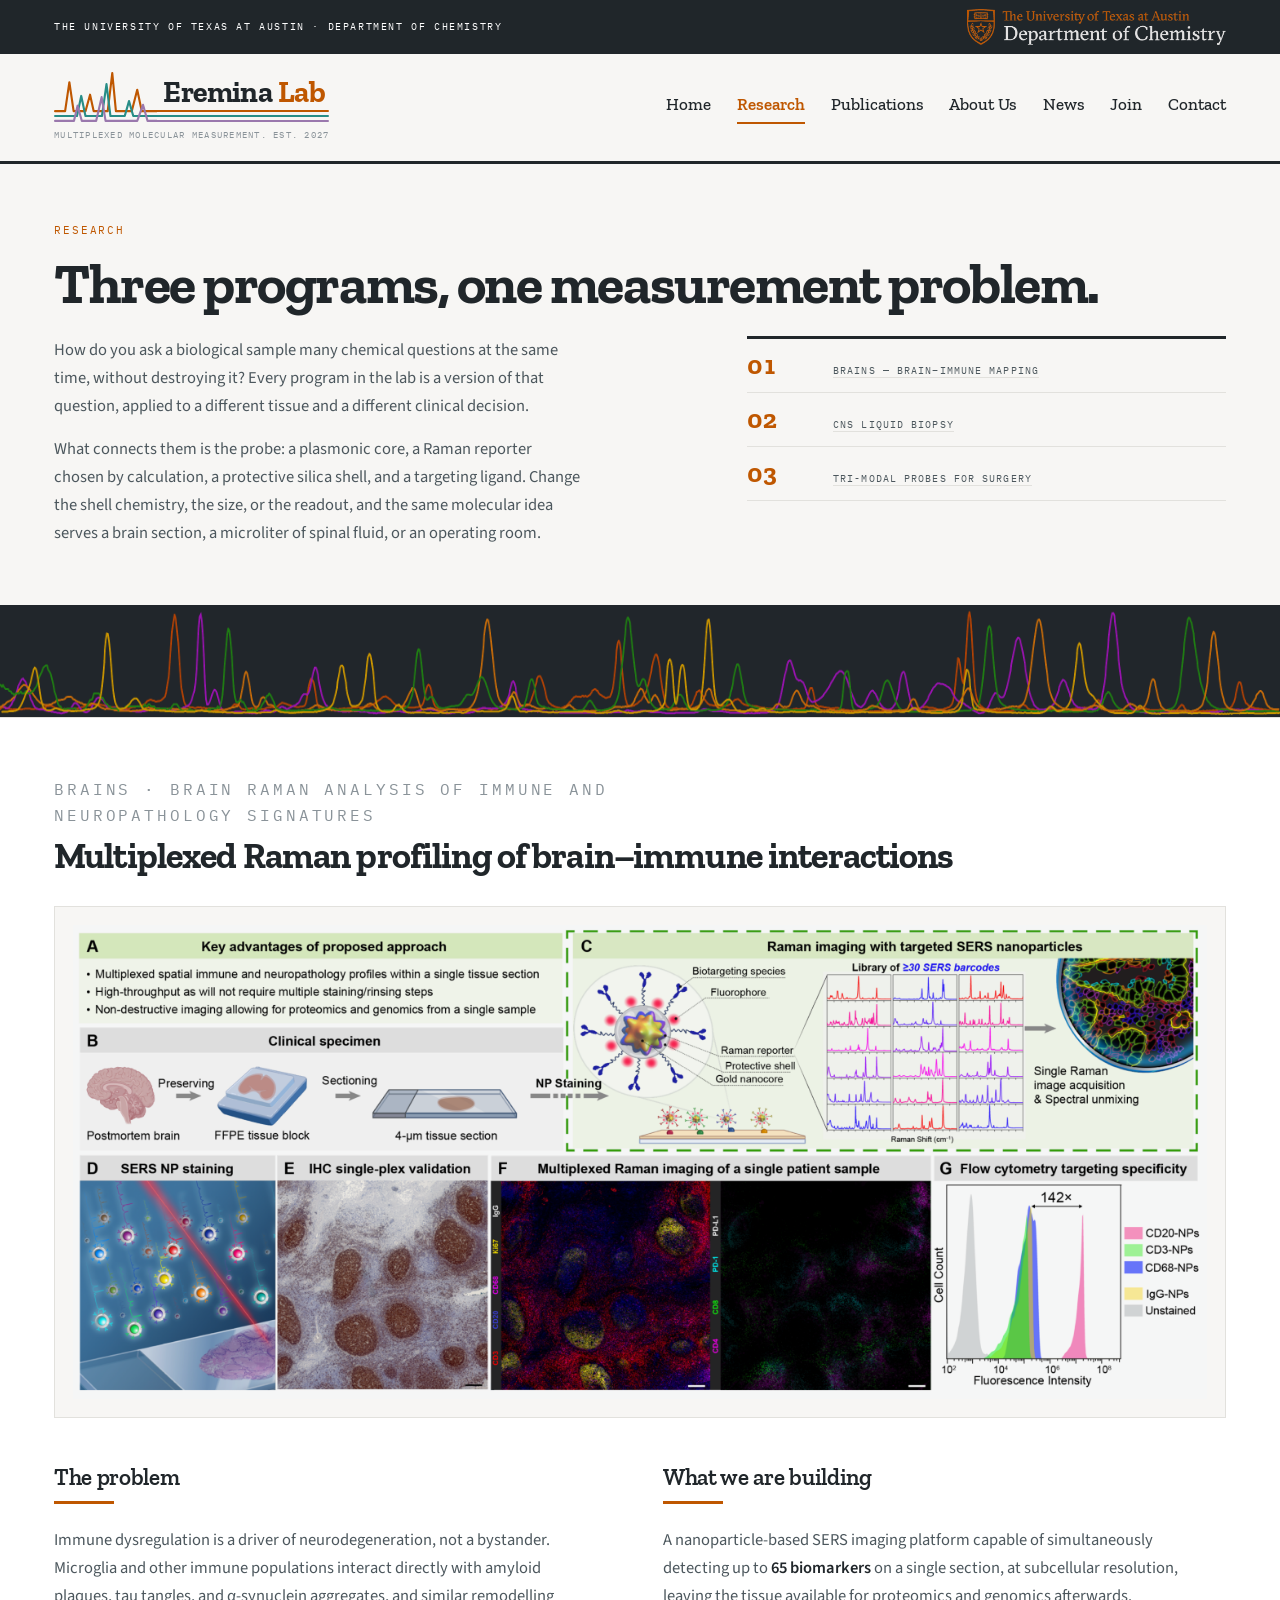
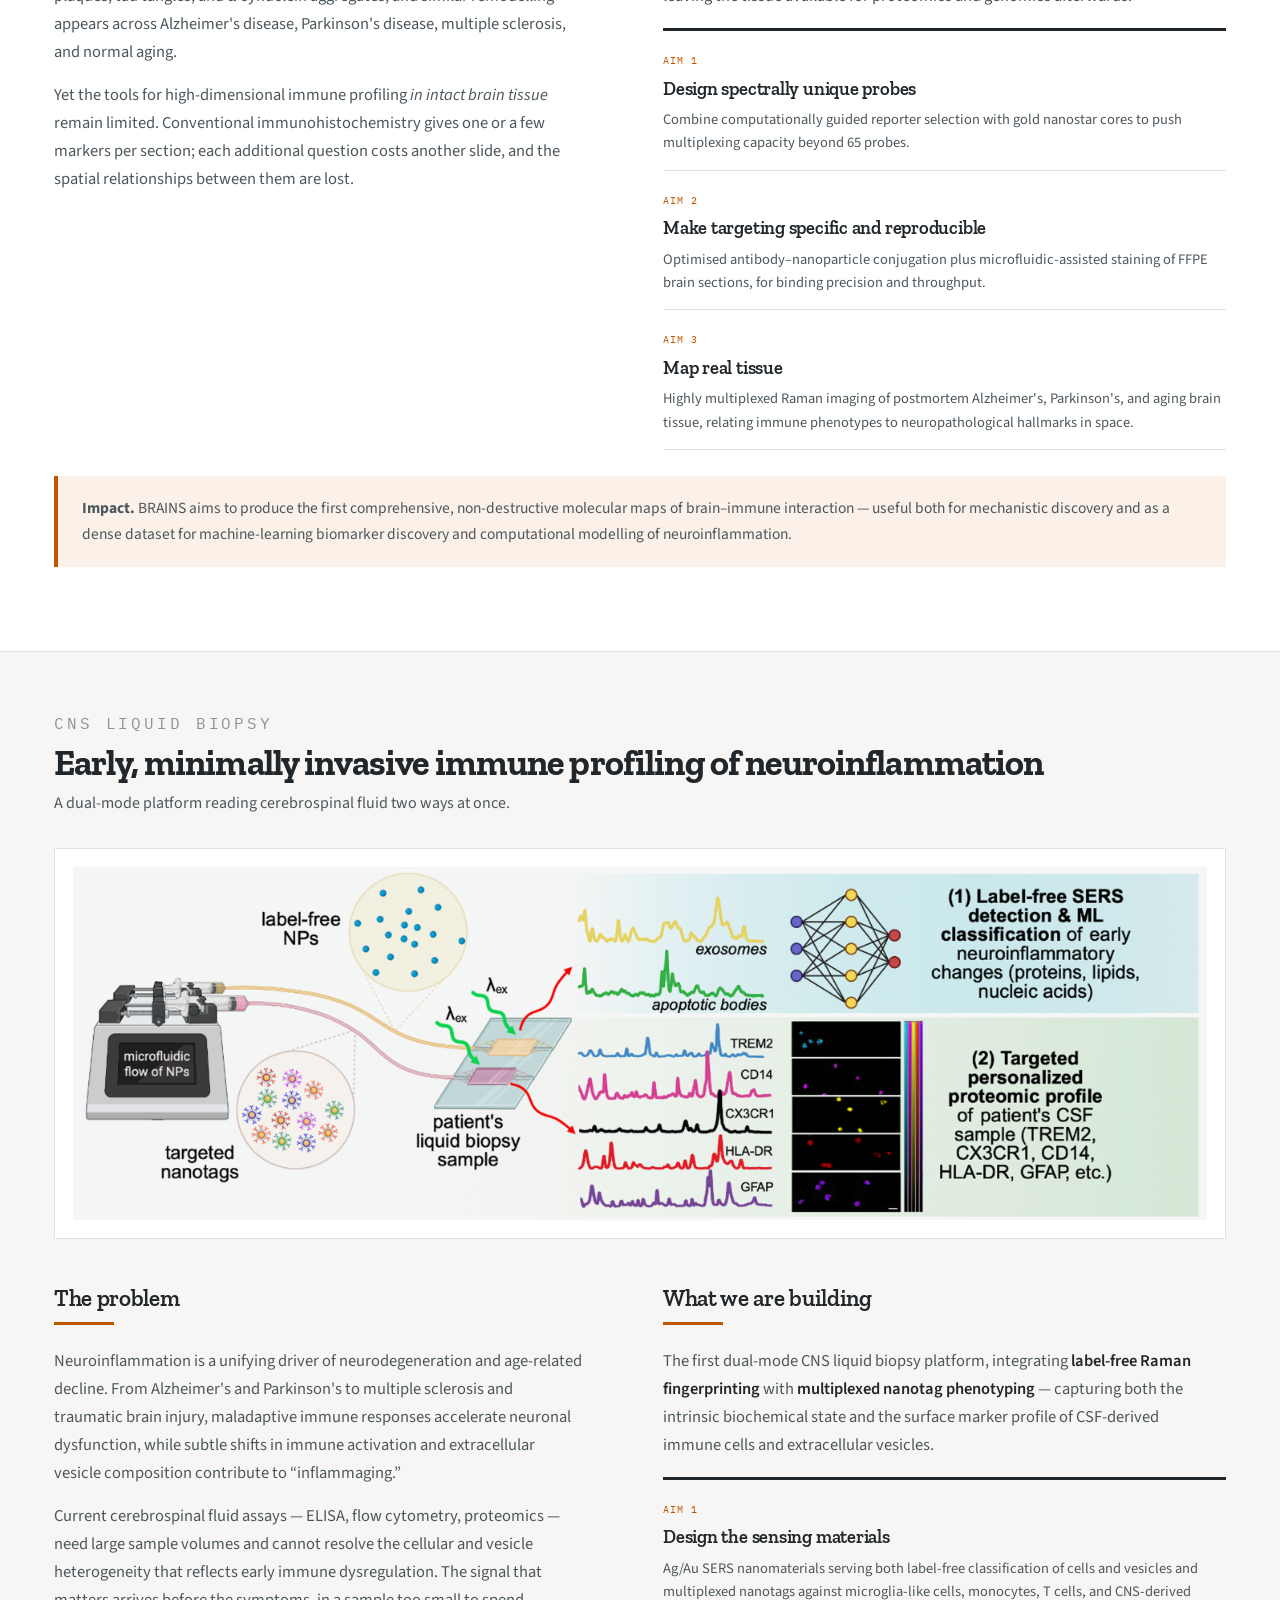
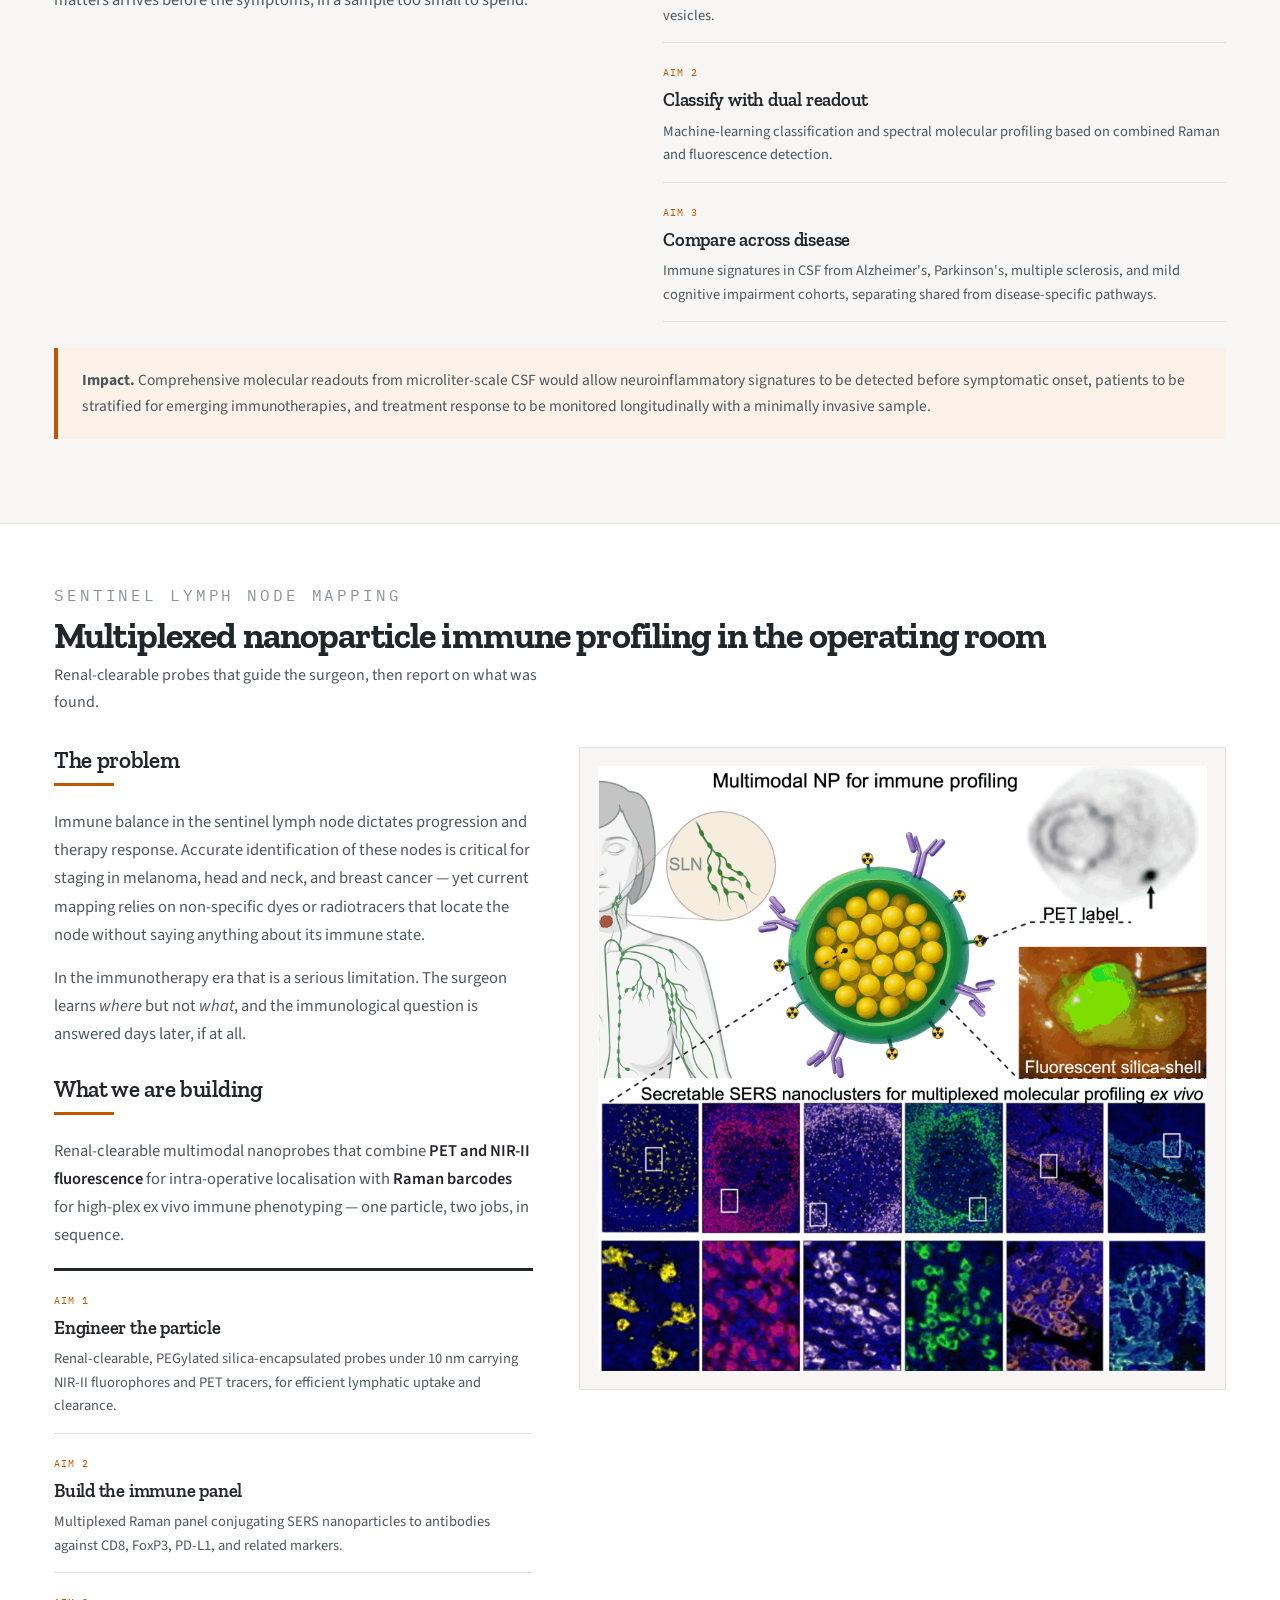
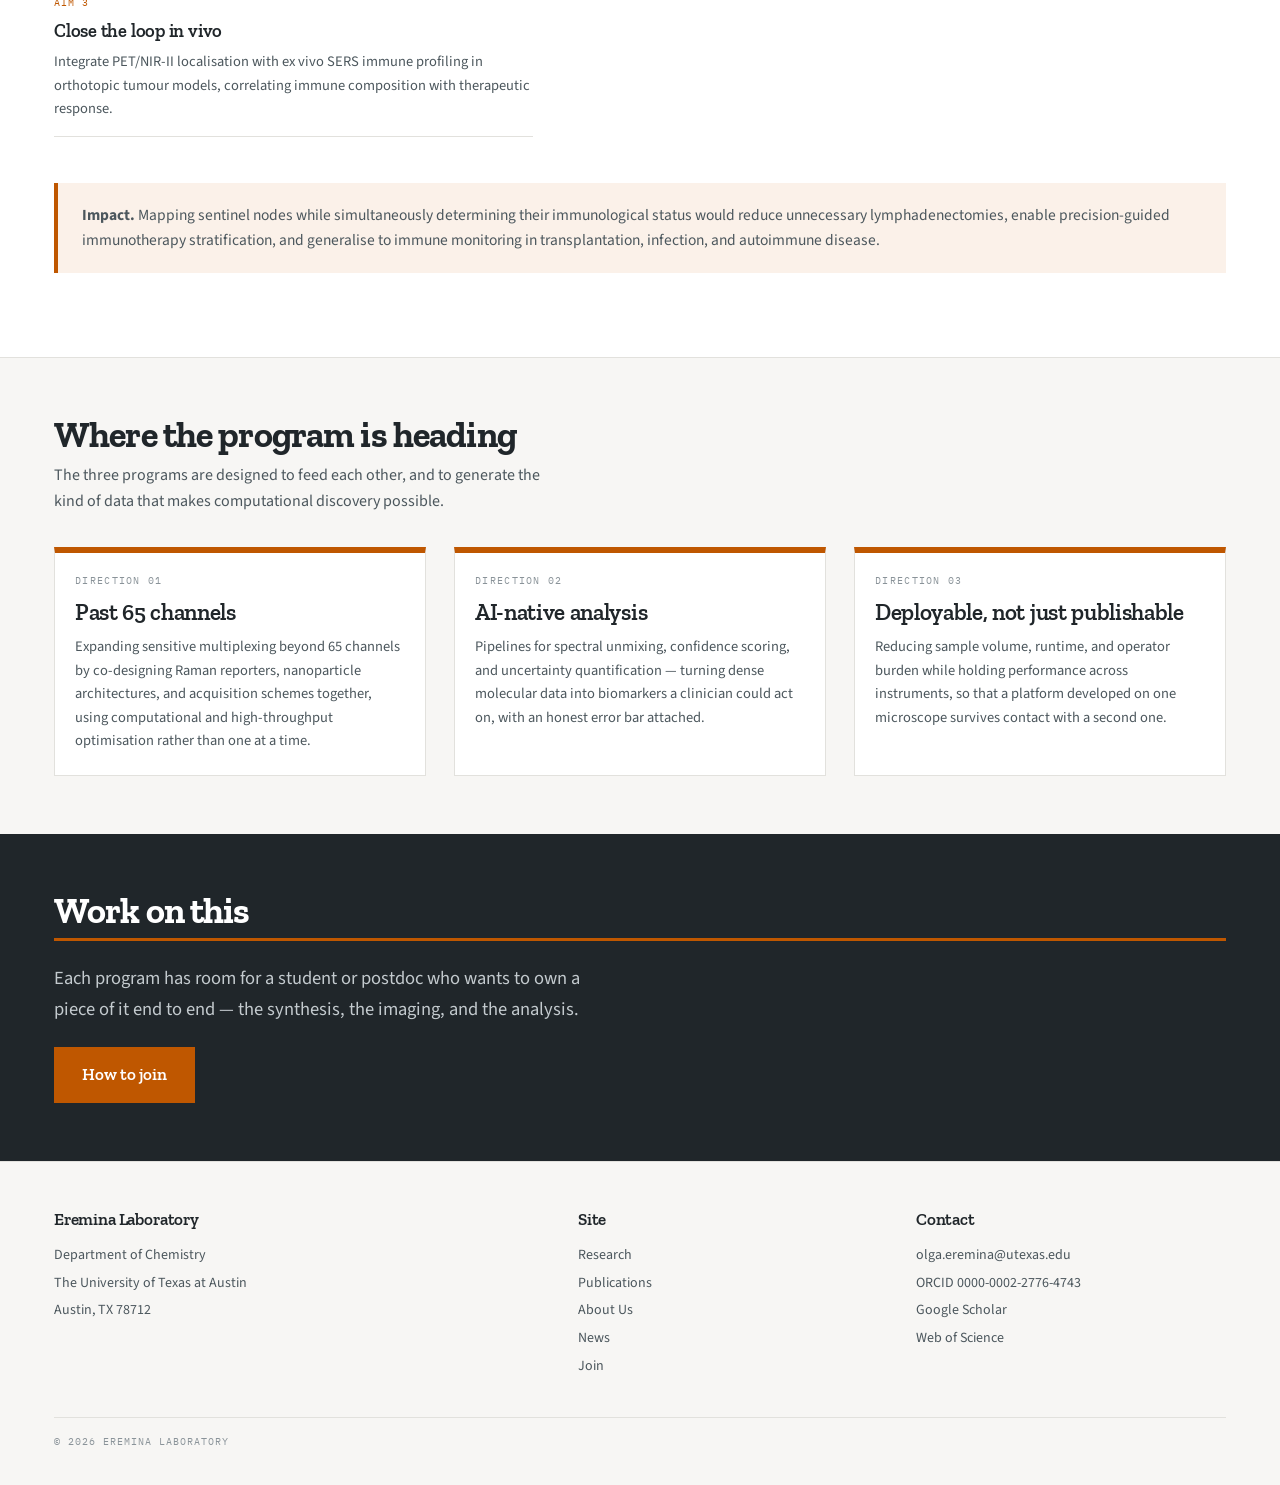
<file: research.html>
<!doctype html>
<html lang="en">
<head>
<meta charset="utf-8">
<meta name="viewport" content="width=device-width, initial-scale=1">
<meta name="robots" content="noindex, nofollow"><!-- TODO remove at launch. Do not also block crawlers in robots.txt: they must fetch the page to see this. -->
<title>Research — Eremina Lab</title>
<meta name="description" content="Three research programs: 65-plex Raman imaging of brain–immune interactions, a dual-mode CNS liquid biopsy, and renal-clearable tri-modal nanoprobes for sentinel lymph node mapping.">
<link rel="preconnect" href="https://fonts.googleapis.com">
<link rel="preconnect" href="https://fonts.gstatic.com" crossorigin>
<link href="https://fonts.googleapis.com/css2?family=Zilla+Slab:ital,wght@0,400;0,500;0,600;0,700;1,400&family=Source+Sans+3:ital,wght@0,400;0,600;1,400&family=IBM+Plex+Mono:wght@400;500&display=swap" rel="stylesheet">
<link rel="stylesheet" href="assets/site.css?v=20261125b">
</head>
<body>

<a class="skip" href="#main">Skip to content</a>

<div class="univbar">
  <span><a href="https://www.utexas.edu">The University of Texas at Austin</a> · <a href="https://chemistry.utexas.edu">Department of Chemistry</a></span>
  <a class="utlogo-link" href="https://chemistry.utexas.edu/">
    <img class="utlogo" src="assets/ut-chemistry-logo.png"
         alt="Department of Chemistry home page" width="900" height="125">
  </a>
</div>

<header class="sitehead">
  <a class="brand" href="index.html">
    <img class="brand-mark" src="assets/logo-mark.svg" alt="" width="339" height="164">
    <b>Eremina <i>Lab</i></b>
    <span class="brand-lines" aria-hidden="true"><i></i><i></i><i></i></span>
    <span>Multiplexed molecular measurement. Est. 2027</span>
  </a>
  <button class="navtoggle" type="button">Menu</button>
  <nav class="sitenav" aria-label="Main">
    <ul>
      <li><a href="index.html">Home</a></li>
      <li><a href="research.html" aria-current="page">Research</a></li>
      <li><a href="publications.html">Publications</a></li>
      <li><a href="people.html">About Us</a></li>
      <li><a href="news.html">News</a></li>
      <li><a href="join.html">Join</a></li>
      <li><a href="join.html#contact">Contact</a></li>
    </ul>
  </nav>
</header>

<main id="main">

  <section class="sec">
    <p class="eyebrow">Research</p>
    <h1>Three programs, one measurement problem.</h1>
    <div class="two wide-left">
      <div class="prose">
        <p>How do you ask a biological sample many chemical questions at the same time, without destroying it? Every program in the lab is a version of that question, applied to a different tissue and a different clinical decision.</p>
        <p>What connects them is the probe: a plasmonic core, a Raman reporter chosen by calculation, a protective silica shell, and a targeting ligand. Change the shell chemistry, the size, or the readout, and the same molecular idea serves a brain section, a microliter of spinal fluid, or an operating room.</p>
      </div>
      <nav aria-label="Programs">
        <dl class="keyfacts">
          <div><dt>01</dt><dd><a href="#brains">BRAINS — brain–immune mapping</a></dd></div>
          <div><dt>02</dt><dd><a href="#csf">CNS liquid biopsy</a></dd></div>
          <div><dt>03</dt><dd><a href="#sln">Tri-modal probes for surgery</a></dd></div>
        </dl>
      </nav>
    </div>
  </section>

  <div class="band strip">
    <img src="assets/research-spectra.png"
         alt="Overlaid Raman spectra of several reporter molecules in orange, green, purple and yellow, each a series of sharp narrow peaks falling at different positions along a shared axis."
         width="3008" height="232">
  </div>

  <!-- ================= PROGRAM 1 ================= -->
  <section class="sec white" id="brains">
    <div class="sechead">
      <div>
        <p class="eyebrow quiet" style="margin-bottom:8px;">BRAINS · Brain Raman Analysis of Immune and Neuropathology Signatures</p>
        <h2>Multiplexed Raman profiling of brain–immune interactions</h2>
      </div>
    </div>

    <figure class="fig" style="margin-bottom:var(--gap);">
      <img src="assets/figures/fig2-brains.png"
           alt="Multi-panel schematic of the BRAINS workflow. Panel A lists key advantages: multiplexed spatial immune and neuropathology profiles within a single tissue section, high throughput without repeated staining, and non-destructive imaging. Panel B shows a postmortem brain preserved as an FFPE block and cut into 4-micrometre sections. Panel C shows a targeted SERS nanoparticle with biotargeting species, fluorophore, Raman reporter, protective shell and gold nanocore, alongside a library of thirty or more spectral barcodes feeding a single Raman acquisition and spectral unmixing. Panels D to G show SERS nanoparticle staining, single-plex IHC validation, multiplexed Raman images of a patient sample labelled CD3, CD20, CD68, Ki67, IgG, PD-L1, PD-1, CD8 and CD4, and flow cytometry of cell count against fluorescence intensity for CD20, CD3, CD68 and IgG nanoparticles and unstained cells, showing 142-fold targeting specificity."
           width="2780" height="1162">
    </figure>

    <div class="two">
      <div>
        <h3>The problem</h3>
        <div class="hrule orange" style="width:60px;"></div>
        <div class="prose">
          <p>Immune dysregulation is a driver of neurodegeneration, not a bystander. Microglia and other immune populations interact directly with amyloid plaques, tau tangles, and α-synuclein aggregates, and similar remodelling appears across Alzheimer's disease, Parkinson's disease, multiple sclerosis, and normal aging.</p>
          <p>Yet the tools for high-dimensional immune profiling <em>in intact brain tissue</em> remain limited. Conventional immunohistochemistry gives one or a few markers per section; each additional question costs another slide, and the spatial relationships between them are lost.</p>
        </div>
      </div>
      <div>
        <h3>What we are building</h3>
        <div class="hrule orange" style="width:60px;"></div>
        <div class="prose">
          <p>A nanoparticle-based SERS imaging platform capable of simultaneously detecting up to <strong>65 biomarkers</strong> on a single section, at subcellular resolution, leaving the tissue available for proteomics and genomics afterwards.</p>
        </div>
        <ul class="methods" style="margin-top:18px;">
          <li>
            <span class="tag">Aim 1</span>
            <b>Design spectrally unique probes</b>
            <span>Combine computationally guided reporter selection with gold nanostar cores to push multiplexing capacity beyond 65 probes.</span>
          </li>
          <li>
            <span class="tag">Aim 2</span>
            <b>Make targeting specific and reproducible</b>
            <span>Optimised antibody–nanoparticle conjugation plus microfluidic-assisted staining of FFPE brain sections, for binding precision and throughput.</span>
          </li>
          <li>
            <span class="tag">Aim 3</span>
            <b>Map real tissue</b>
            <span>Highly multiplexed Raman imaging of postmortem Alzheimer's, Parkinson's, and aging brain tissue, relating immune phenotypes to neuropathological hallmarks in space.</span>
          </li>
        </ul>
      </div>
    </div>

    <div class="callout">
      <p><strong>Impact.</strong> BRAINS aims to produce the first comprehensive, non-destructive molecular maps of brain–immune interaction — useful both for mechanistic discovery and as a dense dataset for machine-learning biomarker discovery and computational modelling of neuroinflammation.</p>
    </div>
  </section>

  <!-- ================= PROGRAM 2 ================= -->
  <section class="sec" id="csf">
    <div class="sechead">
      <div>
        <p class="eyebrow quiet" style="margin-bottom:8px;">CNS liquid biopsy</p>
        <h2>Early, minimally invasive immune profiling of neuroinflammation</h2>
        <p>A dual-mode platform reading cerebrospinal fluid two ways at once.</p>
      </div>
    </div>

    <figure class="fig" style="margin-bottom:var(--gap);">
      <img src="assets/figures/fig3-csf-liquid-biopsy.png"
           alt="Schematic of the dual-mode CSF sensor. A microfluidic pump delivers label-free nanoparticles and targeted nanotags to a patient liquid biopsy sample on a chip. Two excitation paths produce, first, label-free SERS spectra of exosomes and apoptotic bodies feeding a neural network for machine-learning classification of early neuroinflammatory changes, and second, targeted spectra for TREM2, CD14, CX3CR1, HLA-DR and GFAP alongside corresponding fluorescence images, giving a targeted personalised proteomic profile."
           width="2828" height="880">
    </figure>

    <div class="two">
      <div>
        <h3>The problem</h3>
        <div class="hrule orange" style="width:60px;"></div>
        <div class="prose">
          <p>Neuroinflammation is a unifying driver of neurodegeneration and age-related decline. From Alzheimer's and Parkinson's to multiple sclerosis and traumatic brain injury, maladaptive immune responses accelerate neuronal dysfunction, while subtle shifts in immune activation and extracellular vesicle composition contribute to “inflammaging.”</p>
          <p>Current cerebrospinal fluid assays — ELISA, flow cytometry, proteomics — need large sample volumes and cannot resolve the cellular and vesicle heterogeneity that reflects early immune dysregulation. The signal that matters arrives before the symptoms, in a sample too small to spend.</p>
        </div>
      </div>
      <div>
        <h3>What we are building</h3>
        <div class="hrule orange" style="width:60px;"></div>
        <div class="prose">
          <p>The first dual-mode CNS liquid biopsy platform, integrating <strong>label-free Raman fingerprinting</strong> with <strong>multiplexed nanotag phenotyping</strong> — capturing both the intrinsic biochemical state and the surface marker profile of CSF-derived immune cells and extracellular vesicles.</p>
        </div>
        <ul class="methods" style="margin-top:18px;">
          <li>
            <span class="tag">Aim 1</span>
            <b>Design the sensing materials</b>
            <span>Ag/Au SERS nanomaterials serving both label-free classification of cells and vesicles and multiplexed nanotags against microglia-like cells, monocytes, T cells, and CNS-derived vesicles.</span>
          </li>
          <li>
            <span class="tag">Aim 2</span>
            <b>Classify with dual readout</b>
            <span>Machine-learning classification and spectral molecular profiling based on combined Raman and fluorescence detection.</span>
          </li>
          <li>
            <span class="tag">Aim 3</span>
            <b>Compare across disease</b>
            <span>Immune signatures in CSF from Alzheimer's, Parkinson's, multiple sclerosis, and mild cognitive impairment cohorts, separating shared from disease-specific pathways.</span>
          </li>
        </ul>
      </div>
    </div>

    <div class="callout">
      <p><strong>Impact.</strong> Comprehensive molecular readouts from microliter-scale CSF would allow neuroinflammatory signatures to be detected before symptomatic onset, patients to be stratified for emerging immunotherapies, and treatment response to be monitored longitudinally with a minimally invasive sample.</p>
    </div>
  </section>

  <!-- ================= PROGRAM 3 ================= -->
  <section class="sec white" id="sln">
    <div class="sechead">
      <div>
        <p class="eyebrow quiet" style="margin-bottom:8px;">Sentinel lymph node mapping</p>
        <h2>Multiplexed nanoparticle immune profiling in the operating room</h2>
        <p>Renal-clearable probes that guide the surgeon, then report on what was found.</p>
      </div>
    </div>

    <div class="two wide-right" style="margin-bottom:var(--gap);">
      <div>
        <h3>The problem</h3>
        <div class="hrule orange" style="width:60px;"></div>
        <div class="prose">
          <p>Immune balance in the sentinel lymph node dictates progression and therapy response. Accurate identification of these nodes is critical for staging in melanoma, head and neck, and breast cancer — yet current mapping relies on non-specific dyes or radiotracers that locate the node without saying anything about its immune state.</p>
          <p>In the immunotherapy era that is a serious limitation. The surgeon learns <em>where</em> but not <em>what</em>, and the immunological question is answered days later, if at all.</p>
        </div>

        <h3 style="margin-top:28px;">What we are building</h3>
        <div class="hrule orange" style="width:60px;"></div>
        <div class="prose">
          <p>Renal-clearable multimodal nanoprobes that combine <strong>PET and NIR-II fluorescence</strong> for intra-operative localisation with <strong>Raman barcodes</strong> for high-plex ex vivo immune phenotyping — one particle, two jobs, in sequence.</p>
        </div>
        <ul class="methods" style="margin-top:18px;">
          <li>
            <span class="tag">Aim 1</span>
            <b>Engineer the particle</b>
            <span>Renal-clearable, PEGylated silica-encapsulated probes under 10 nm carrying NIR-II fluorophores and PET tracers, for efficient lymphatic uptake and clearance.</span>
          </li>
          <li>
            <span class="tag">Aim 2</span>
            <b>Build the immune panel</b>
            <span>Multiplexed Raman panel conjugating SERS nanoparticles to antibodies against CD8, FoxP3, PD-L1, and related markers.</span>
          </li>
          <li>
            <span class="tag">Aim 3</span>
            <b>Close the loop in vivo</b>
            <span>Integrate PET/NIR-II localisation with ex vivo SERS immune profiling in orthotopic tumour models, correlating immune composition with therapeutic response.</span>
          </li>
        </ul>
      </div>

      <figure class="fig">
        <img src="assets/figures/fig4-multimodal-nanoprobes.png"
             alt="Concept diagram of a multimodal nanoparticle for immune profiling. Left, a patient outline with the lymphatic system highlighted and an inset of a sentinel lymph node. Centre, a cutaway nanoparticle showing gold nanoclusters inside a fluorescent silica shell, with antibodies and PET labels on the surface. Right, a PET scan with an arrow marking uptake, and an intra-operative photograph of a fluorescent green lymph node held by forceps. Below, twelve multiplexed fluorescence and SERS images of tissue in yellow, magenta, white, green, orange and cyan, with magnified insets."
             width="1700" height="1689">
      </figure>
    </div>

    <div class="callout">
      <p><strong>Impact.</strong> Mapping sentinel nodes while simultaneously determining their immunological status would reduce unnecessary lymphadenectomies, enable precision-guided immunotherapy stratification, and generalise to immune monitoring in transplantation, infection, and autoimmune disease.</p>
    </div>
  </section>

  <!-- ================= where it goes ================= -->
  <section class="sec">
    <div class="sechead">
      <div>
        <h2>Where the program is heading</h2>
        <p>The three programs are designed to feed each other, and to generate the kind of data that makes computational discovery possible.</p>
      </div>
    </div>
    <div class="cards">
      <article class="card">
        <p class="code">Direction 01</p>
        <h3>Past 65 channels</h3>
        <p>Expanding sensitive multiplexing beyond 65 channels by co-designing Raman reporters, nanoparticle architectures, and acquisition schemes together, using computational and high-throughput optimisation rather than one at a time.</p>
      </article>
      <article class="card">
        <p class="code">Direction 02</p>
        <h3>AI-native analysis</h3>
        <p>Pipelines for spectral unmixing, confidence scoring, and uncertainty quantification — turning dense molecular data into biomarkers a clinician could act on, with an honest error bar attached.</p>
      </article>
      <article class="card">
        <p class="code">Direction 03</p>
        <h3>Deployable, not just publishable</h3>
        <p>Reducing sample volume, runtime, and operator burden while holding performance across instruments, so that a platform developed on one microscope survives contact with a second one.</p>
      </article>
    </div>
  </section>

  <section class="sec dark">
    <h2>Work on this</h2>
    <div class="hrule"></div>
    <div class="two">
      <div>
        <p class="lede" style="color:var(--mist);">Each program has room for a student or postdoc who wants to own a piece of it end to end — the synthesis, the imaging, and the analysis.</p>
        <div class="btnrow">
          <a class="btn" href="join.html">How to join</a>
        </div>
      </div>
      <div></div>
    </div>
  </section>

</main>

<footer class="sitefoot">
  <div>
    <h4>Eremina Laboratory</h4>
    <p>Department of Chemistry</p>
    <p>The University of Texas at Austin</p>
    <p><!-- TODO: add building name, street address, and room once assigned -->Austin, TX 78712</p>
  </div>
  <div>
    <h4>Site</h4>
    <ul>
      <li><a href="research.html">Research</a></li>
      <li><a href="publications.html">Publications</a></li>
      <li><a href="people.html">About Us</a></li>
      <li><a href="news.html">News</a></li>
      <li><a href="join.html">Join</a></li>
    </ul>
  </div>
  <div>
    <h4>Contact</h4>
    <ul>
      <li><a href="mailto:olga.eremina@utexas.edu">olga.eremina@utexas.edu</a></li>
      <li><a href="https://orcid.org/0000-0002-2776-4743">ORCID 0000-0002-2776-4743</a></li>
      <li><a href="https://scholar.google.com/citations?user=7RykEZIAAAAJ&amp;hl=ru">Google Scholar</a></li>
      <li><a href="https://www.webofscience.com/wos/author/record/1571301">Web of Science</a></li>
    </ul>
  </div>
  <!-- TODO: add the lab's NIH R00 award number once issued -->
  <div class="footnote">
    <span>© 2026 Eremina Laboratory</span>
  </div>
</footer>

<script src="assets/nav.js"></script>
<script src="assets/strip.js"></script>
</body>
</html>
</file>
<file: assets/site.css>
/* ==========================================================================
   Eremina Research Group — site stylesheet
   Direction 09 "Slab": Zilla Slab display on warm paper, UT burnt orange
   and charcoal, numbered sections, figure-forward.
   ========================================================================== */

:root{
  /* ground */
  --paper:#F7F6F4;
  --white:#FFFFFF;

  /* ink */
  --ink:#20262A;
  --body:#4C575D;
  --steel:#8A9399;
  --mist:#C3CACE;
  --hair:#E2E1DD;
  --hair-2:#EEEDEA;

  /* accent */
  --orange:#BF5700;
  --orange-dk:#8F4100;
  --orange-lt:#FFB273;
  --orange-wash:#FBF1E9;

  /* type */
  --slab:"Zilla Slab",Rockwell,"Roboto Slab",Georgia,serif;
  --sans:"Source Sans 3",-apple-system,BlinkMacSystemFont,"Segoe UI",Helvetica,Arial,sans-serif;
  --mono:"IBM Plex Mono",ui-monospace,"SF Mono",Menlo,Consolas,monospace;

  /* rhythm */
  --pad:clamp(20px,4.5vw,54px);
  --max:1220px;
  --gap:clamp(26px,3.6vw,48px);
}

*{box-sizing:border-box;}
html{scroll-behavior:smooth;}
@media (prefers-reduced-motion:reduce){html{scroll-behavior:auto;}}

body{
  margin:0;
  background:var(--paper);
  color:var(--ink);
  font-family:var(--sans);
  font-size:16px;
  line-height:1.64;
  -webkit-font-smoothing:antialiased;
  text-rendering:optimizeLegibility;
}
:focus-visible{outline:3px solid var(--orange); outline-offset:2px;}
img{max-width:100%; height:auto; display:block;}
canvas{max-width:100%;}

/* --------------------------------------------------------------------------
   Skip link
   -------------------------------------------------------------------------- */
.skip{
  position:absolute; left:-9999px; top:0; z-index:100;
  background:var(--ink); color:#fff; padding:12px 20px; text-decoration:none;
  font-family:var(--slab); font-size:16px;
}
.skip:focus{left:0;}

/* --------------------------------------------------------------------------
   Header
   -------------------------------------------------------------------------- */
.univbar{
  background:var(--ink); color:#fff; padding:9px var(--pad);
  font-family:var(--mono); font-size:10px; letter-spacing:.16em; text-transform:uppercase;
  display:flex; gap:14px; align-items:center; flex-wrap:wrap;
}
/* UT Department of Chemistry lockup — the reversed artwork, light wordmark on
   transparent ground, so it sits on the charcoal bar as supplied. Sized by
   height; the global img{height:auto} would otherwise win. margin-left:auto
   parks it opposite the wordline; when the bar is too narrow for both it wraps
   to its own line rather than crushing the text.
   The anchor is the flex item, so the alignment lives on it, not the image. */
.univbar .utlogo-link{margin-left:auto; flex-shrink:0; display:block; line-height:0;}
.univbar .utlogo{height:clamp(26px,3.2vw,36px); width:auto; transition:opacity .15s ease;}
.univbar .utlogo-link:hover .utlogo{opacity:.78;}
@media (prefers-reduced-motion:reduce){.univbar .utlogo{transition:none;}}
.univbar a{color:#fff; text-decoration:none;}
.univbar .right{margin-left:auto; color:var(--mist);}

.sitehead{
  position:sticky; top:0; z-index:40; background:var(--paper);
  display:flex; align-items:center; gap:clamp(14px,3vw,34px);
  padding:18px var(--pad); border-bottom:3px solid var(--ink);
}
/* Brand: the logo mark, then the name, with the mark's three baselines carried
   on under the name. Everything is sized from --mk (the mark's height) in units
   of the mark's own 164-unit viewBox, so the CSS lines meet the SVG ones exactly. */
.brand{
  --mk:clamp(40px,4.4vw,50px); --u:calc(var(--mk) / 164);
  text-decoration:none; display:grid; grid-template-columns:calc(338.5 * var(--u)) auto;
  grid-template-rows:calc(125 * var(--u)) calc(39 * var(--u)) auto;
  justify-content:start;
}
.brand-mark{grid-row:1 / 3; grid-column:1; display:block; height:var(--mk); width:auto; align-self:end;}
.brand b{
  grid-row:1; grid-column:2; align-self:end; padding:0 0 calc(10 * var(--u)) 6px;
  display:block; font-family:var(--slab); font-size:clamp(23px,2.6vw,30px); font-weight:700;
  letter-spacing:-.018em; color:var(--ink); line-height:1;
}
.brand b i{font-style:normal; color:var(--orange);}
.brand span{
  grid-row:3; grid-column:1 / 3; justify-self:end;
  display:block; font-family:var(--mono); font-size:9px; letter-spacing:.14em;
  text-transform:uppercase; color:var(--steel); margin-top:6px;
}
.brand .brand-lines{
  grid-row:2; grid-column:2; justify-self:stretch; position:relative; margin:0;
}
.brand-lines i{
  position:absolute; left:0; right:0; height:calc(7 * var(--u));
  border-radius:0 99px 99px 0;
}
.brand-lines i:nth-child(1){top:0;                      background:#BF5700;}
.brand-lines i:nth-child(2){top:calc(16 * var(--u));    background:#278D87;}
.brand-lines i:nth-child(3){top:calc(32 * var(--u));    background:#9A78AD;}
.sitenav{margin-left:auto;}
.sitenav ul{display:flex; gap:clamp(12px,2vw,26px); margin:0; padding:0; list-style:none;}
.sitenav a{
  color:var(--ink); text-decoration:none; font-family:var(--slab); font-size:17px; font-weight:500;
  padding-bottom:3px; border-bottom:2px solid transparent; display:block;
}
.sitenav a:hover{border-bottom-color:var(--mist);}
.sitenav a[aria-current="page"]{color:var(--orange); border-bottom-color:var(--orange); font-weight:600;}

.navtoggle{
  display:none; margin-left:auto; background:none; border:2px solid var(--ink); color:var(--ink);
  font-family:var(--slab); font-size:15px; font-weight:600; padding:7px 14px; cursor:pointer;
}

/* Sub-navigation — sibling pages under one main nav item */
.subnav{
  display:flex; gap:0; padding:0 var(--pad); border-bottom:1px solid var(--hair);
  background:var(--paper); overflow-x:auto;
}
.subnav a{
  display:block; white-space:nowrap; padding:13px 0 11px; margin-right:28px;
  font-family:var(--slab); font-size:17px; font-weight:500; color:var(--body);
  text-decoration:none; border-bottom:3px solid transparent;
}
.subnav a:hover{color:var(--ink);}
.subnav a[aria-current="page"]{color:var(--ink); font-weight:600; border-bottom-color:var(--orange);}

/* --------------------------------------------------------------------------
   Layout primitives
   -------------------------------------------------------------------------- */
.wrap{max-width:var(--max); margin:0 auto;}
.sec{padding:clamp(34px,4.6vw,58px) var(--pad);}
.sec.white{background:var(--white); border-top:1px solid var(--hair); border-bottom:1px solid var(--hair);}
.sec.tight{padding-top:clamp(24px,3vw,34px);}
.sec + .sec:not(.white){border-top:1px solid var(--hair);}
/* .white already carries its own top and bottom rules — don't double them up */
.sec.white + .sec:not(.white){border-top:none;}
.sec.dark + .sec, .sec + .sec.dark{border-top:none;}

.eyebrow{
  font-family:var(--mono); font-size:10.5px; letter-spacing:.18em; text-transform:uppercase;
  color:var(--orange); margin:0 0 16px;
}
.eyebrow.quiet{color:var(--steel);}

h1{
  font-family:var(--slab); font-size:clamp(32px,5vw,56px); line-height:1.05; font-weight:700;
  letter-spacing:-.026em; margin:0 0 22px; text-wrap:balance;
}
h1 em{font-style:normal; color:var(--orange);}
h2{
  font-family:var(--slab); font-size:clamp(25px,3.1vw,36px); font-weight:700;
  letter-spacing:-.024em; margin:0 0 8px; line-height:1.05; text-wrap:balance;
}
h3{
  font-family:var(--slab); font-size:clamp(19px,2.1vw,23px); font-weight:600;
  letter-spacing:-.014em; margin:0 0 9px; line-height:1.2;
}
h4{font-family:var(--slab); font-size:18px; font-weight:600; letter-spacing:-.01em; margin:0 0 8px;}

p{margin:0 0 15px;}
p:last-child{margin-bottom:0;}
.lede{font-size:clamp(16px,1.6vw,18.5px); line-height:1.68; color:var(--body); max-width:60ch;}
.prose{max-width:66ch;}
.prose p{color:var(--body); font-size:16.5px; line-height:1.7;}
.prose strong{color:var(--ink); font-weight:600;}
/* :not(.btn) — otherwise this beats .btn on specificity and paints
   button labels orange on an orange fill */
.prose a:not(.btn){color:var(--orange); text-decoration:none; border-bottom:1px solid rgba(191,87,0,.32);}
.prose a:not(.btn):hover{border-bottom-color:var(--orange);}

/* section header (the orange "01"-style numbers were removed, Oct 2026) */
.sechead{margin-bottom:clamp(22px,3vw,32px);}
.sechead p{margin:0; color:var(--body); max-width:62ch; font-size:16px;}
/* Publications: centred label marking the pre-UT list ("Before UT Austin") */
.sechead p.era{max-width:none; text-align:center; font-size:19px; margin-top:14px;}

.hrule{height:3px; background:var(--ink); margin:0 0 22px;}
.hrule.orange{background:var(--orange);}

/* Pending details — reads as awaiting content, not as content.
   Search the HTML for "tbd" to find every one. */
.tbd{color:var(--steel); font-style:italic;}
.dark .tbd{color:var(--mist);}

/* --------------------------------------------------------------------------
   Buttons
   -------------------------------------------------------------------------- */
.btn{
  display:inline-block; background:var(--orange); color:#fff; padding:12px 26px;
  text-decoration:none; font-family:var(--slab); font-size:17px; font-weight:600;
  border:2px solid var(--orange);
}
.btn:hover{background:var(--orange-dk); border-color:var(--orange-dk);}
.btn.ghost{background:transparent; color:var(--ink); border-color:var(--ink);}
.btn.ghost:hover{background:var(--ink); color:#fff;}
.btn.light{background:#fff; color:var(--ink); border-color:#fff;}
.btn.light:hover{background:var(--orange); border-color:var(--orange); color:#fff;}
.btnrow{display:flex; gap:12px; flex-wrap:wrap; margin-top:22px;}

/* --------------------------------------------------------------------------
   Figures — the site's main visual material
   -------------------------------------------------------------------------- */
/* Figures carry no visible caption — the surrounding prose does that work.
   The alt attribute still describes each one in full for screen readers. */
figure.fig{
  margin:0; background:var(--white); border:1px solid var(--hair); padding:18px;
}
.sec.white figure.fig{background:var(--paper);}
figure.fig img{width:100%;}
figure.fig.plain{border:none; background:none; padding:0;}

/* spectrum divider band */
.band{background:var(--ink); position:relative; overflow:hidden;}

/* .band.strip — the overlaid-spectra graphic used as every divider on the
   site. Its own ground is #21262B, a hair off --ink, so it sits in the band
   without the background needing to be stripped out.

   Height matches the canvas bands exactly, so every divider on the site is the
   same weight. No object-fit, so the graphic fills the box — which is what the
   canvas bands already do: a 1600x220 bitmap stretched into a 1440x112 slot.
   Filling keeps every peak on screen at any width; cropping to preserve the
   ratio would instead show a magnified slice on a phone.

   It sweeps in left to right like the canvas bands elsewhere: spectra.js eases
   by 1-(1-p)^3, and cubic-bezier(.215,.61,.355,1) is that curve. The duration
   is 1.25x spectra.js's 1500ms — deliberately a touch slower here. `both`
   holds the strip hidden until the sweep starts and full once it ends. */
.band.strip img{
  display:block; width:100%; height:clamp(76px,9vw,112px);
  animation:strip-draw 1.875s cubic-bezier(.215,.61,.355,1) both;
}
/* -webkit-clip-path: Safari before 13.1 only knows the prefixed name. */
@keyframes strip-draw{
  from{-webkit-clip-path:inset(0 100% 0 0); clip-path:inset(0 100% 0 0);}
  to{-webkit-clip-path:inset(0 0 0 0); clip-path:inset(0 0 0 0);}
}
/* strip.js adds .wait to strips below the fold and removes it when they
   scroll into view, so the sweep plays then instead of at page load. */
.band.strip.wait img{animation:none; -webkit-clip-path:inset(0 100% 0 0); clip-path:inset(0 100% 0 0);}
/* spectra.js and strip.js skip their animation under the same condition */
@media (prefers-reduced-motion:reduce){
  .band.strip img, .band.strip.wait img{animation:none; -webkit-clip-path:none; clip-path:none;}
}

/* .band.illus — full-bleed illustration strip above the hero. object-fit:cover
   lets one crop serve every width: the source band is taller than the strip
   ever renders, so narrow screens keep a usable depth instead of a sliver. */
.band.illus img{
  display:block; width:100%; height:clamp(90px,14vw,190px); object-fit:cover;
}


/* --------------------------------------------------------------------------
   Embedded map — small locator window under a contact address
   -------------------------------------------------------------------------- */
/* line-height:0 kills the inline-descender gap an iframe would leave under
   itself inside the border. */
.mapbox{
  margin-top:14px; border:1px solid var(--hair); background:var(--white);
  line-height:0;
}
.mapbox iframe{width:100%; height:190px; border:0; display:block;}
/* on the dark join panel the paper-white frame would glare */
.dark .mapbox{border-color:rgba(255,255,255,.22); background:transparent;}

/* --------------------------------------------------------------------------
   Key facts / stats
   -------------------------------------------------------------------------- */
/* Home: "by the numbers" band. Sits directly on the dark spectrum strip so the
   two read as one block. */
.stats{background:var(--ink); color:#fff; padding:clamp(34px,5vw,56px) var(--pad) clamp(26px,4vw,40px);}
.stats-row{
  margin:0; display:grid; grid-template-columns:repeat(5,minmax(0,1fr));
}
.stats-row > div{padding:20px 18px 4px 0; border-right:1px solid rgba(255,255,255,.12); margin-right:18px;}
.stats-row > div:last-child{border-right:none; margin-right:0;}
.stats-row dt{
  font-family:var(--slab); font-weight:700; font-size:clamp(40px,5.4vw,68px); line-height:1;
  letter-spacing:-.02em; color:var(--orange); font-variant-numeric:lining-nums tabular-nums;
}
.stats-row dd{
  margin:10px 0 0; font-family:var(--mono); font-size:11.5px; letter-spacing:.12em;
  text-transform:uppercase; color:#fff;
}
@media (max-width:820px){
  .stats-row{grid-template-columns:repeat(2,minmax(0,1fr)); row-gap:6px;}
  .stats-row > div{border-right:none; margin-right:0;}
  .stats-row > div:last-child{grid-column:1 / -1;}
}
.keyfacts{margin:0; border-top:3px solid var(--ink);}
.keyfacts > div{display:flex; gap:16px; align-items:baseline; padding:13px 0; border-bottom:1px solid var(--hair);}
.keyfacts dt{
  font-family:var(--slab); font-size:26px; font-weight:700; color:var(--orange);
  min-width:2.7em; letter-spacing:-.02em; line-height:1; font-variant-numeric:tabular-nums;
}
.keyfacts dd{
  margin:0; font-family:var(--mono); font-size:10px; letter-spacing:.11em; text-transform:uppercase;
  color:var(--steel); line-height:1.6;
}
.keyfacts dd a{color:var(--body); text-decoration:none; border-bottom:1px solid var(--hair);}
.keyfacts dd a:hover{color:var(--orange); border-bottom-color:var(--orange);}
/* .row: the three facts side by side, lined up with the .cards grid above them
   (Home, under Research programs). Stacks on phones. */
.keyfacts.row{display:grid; grid-template-columns:repeat(3,1fr); column-gap:clamp(16px,2.4vw,28px); border-top:none;}
.keyfacts.row > div{border-top:3px solid var(--ink);}
@media (max-width:820px){
  .keyfacts.row{grid-template-columns:1fr;}
  .keyfacts.row > div{border-top:none;}
  .keyfacts.row > div:first-child{border-top:3px solid var(--ink);}
}

/* --------------------------------------------------------------------------
   Cards
   -------------------------------------------------------------------------- */
.cards{display:grid; grid-template-columns:repeat(3,1fr); gap:clamp(16px,2.4vw,28px);}
.cards.two{grid-template-columns:repeat(2,1fr);}
.card{
  background:var(--white); border:1px solid var(--hair); border-top:6px solid var(--orange);
  padding:20px 20px 22px; display:flex; flex-direction:column;
}
.sec.white .card{background:var(--paper);}
.card .code{
  font-family:var(--mono); font-size:10px; letter-spacing:.13em; text-transform:uppercase;
  color:var(--steel); margin:0 0 10px;
}
.card p{font-size:14.5px; line-height:1.62; color:var(--body);}
.card .more{
  margin-top:auto; padding-top:14px;
  font-family:var(--slab); font-size:16px; font-weight:600; color:var(--orange);
  text-decoration:none; border-bottom:2px solid rgba(191,87,0,.3); align-self:flex-start;
}
.card .more:hover{border-bottom-color:var(--orange);}
.card img{border:1px solid var(--hair); margin-bottom:16px;}

/* --------------------------------------------------------------------------
   Two-column split
   -------------------------------------------------------------------------- */
.two{display:grid; grid-template-columns:1fr 1fr; gap:var(--gap); align-items:start;}
.two.wide-left{grid-template-columns:1.35fr 1fr;}
.two.wide-right{grid-template-columns:1fr 1.35fr;}

/* --------------------------------------------------------------------------
   Definition-style method lists
   -------------------------------------------------------------------------- */
.methods{margin:0; padding:0; list-style:none;}
.methods li{padding:15px 0; border-bottom:1px solid var(--hair);}
.methods li:first-child{border-top:3px solid var(--ink);}
.methods b{
  display:block; font-family:var(--slab); font-size:18.5px; font-weight:600; margin-bottom:4px;
  letter-spacing:-.012em;
}
.methods span{display:block; font-size:14.5px; line-height:1.62; color:var(--body);}
.methods .tag{
  display:inline-block; font-family:var(--mono); font-size:9.5px; letter-spacing:.11em;
  text-transform:uppercase; color:var(--orange); margin-bottom:5px;
}

/* --------------------------------------------------------------------------
   Publications
   -------------------------------------------------------------------------- */
/* rule sits on the list, not the first item, so filtering can't strip it */
.pubs ol{list-style:none; margin:0; padding:0; border-top:3px solid var(--ink);}
.pubs li{
  display:grid; grid-template-columns:52px 1fr; gap:18px; align-items:baseline;
  padding:14px 0; border-bottom:1px solid var(--hair);
}
/* display:grid would otherwise defeat the hidden attribute used by the filter */
.pubs li[hidden]{display:none;}
.pubs .n{
  font-family:var(--slab); font-size:17px; font-weight:600; color:var(--orange);
  font-variant-numeric:tabular-nums; line-height:1.3;
}
.pubs .t{font-size:15.5px; line-height:1.5;}
.pubs .t a{color:var(--ink); text-decoration:none; border-bottom:1px solid var(--hair);}
.pubs .t a:hover{border-bottom-color:var(--orange); color:var(--orange);}
.pubs .m{display:block; margin-top:4px; font-size:13.5px; color:var(--body);}
.pubs .m i{font-style:italic;}
.pubs .m .yr{font-family:var(--mono); font-size:12px; color:var(--steel); letter-spacing:.03em;}
.pubs .flag{
  display:inline-block; font-family:var(--mono); font-size:9.5px; letter-spacing:.1em;
  text-transform:uppercase; color:var(--orange); background:var(--orange-wash);
  padding:2px 7px; margin-left:6px; vertical-align:1px;
}
.pubs h3{margin-top:clamp(30px,4vw,44px);}
.pubs h3:first-of-type{margin-top:0;}

/* --------------------------------------------------------------------------
   People
   -------------------------------------------------------------------------- */
.roster{display:grid; grid-template-columns:repeat(auto-fit,minmax(150px,1fr)); gap:22px;}
.person .av{
  aspect-ratio:1/1; background:var(--white); border:1px solid var(--hair);
  position:relative; overflow:hidden; margin-bottom:12px;
}
.person .av::after{
  content:""; position:absolute; inset:0;
  background:radial-gradient(circle at 50% 36%, #E6E5E1 0 20%, transparent 21%),
             radial-gradient(ellipse 60% 42% at 50% 104%, #E6E5E1 0 70%, transparent 71%);
}
/* a real portrait — kill the drawn silhouette underneath it */
.person .av.photo::after{content:none;}
.person .av img{display:block; width:100%; height:100%; object-fit:cover;}
.person.open .av{border-style:dashed;}
.person.open .av::after{background:none;}
.person.open .av::before{
  content:"+"; position:absolute; inset:0; display:grid; place-items:center;
  color:var(--mist); font-size:32px; font-weight:300; font-family:var(--sans);
}
.person b{display:block; font-family:var(--slab); font-size:17.5px; font-weight:600; letter-spacing:-.012em; line-height:1.2;}
/* block, so a tile can stack more than one role line */
.person span{display:block; font-size:13px; color:var(--body); line-height:1.45;}

/* a roster tile that links through to a member's own page */
a.person{display:block; text-decoration:none; color:inherit;}
a.person .av{transition:border-color .15s ease;}
a.person:hover b{color:var(--orange);}
a.person:hover .av{border-color:var(--orange);}
@media (prefers-reduced-motion:reduce){a.person .av{transition:none;}}

/* contact lines under a roster tile */
.person-links{list-style:none; margin:10px 0 0; padding:0; font-size:13px; line-height:1.8; overflow-wrap:anywhere;}
.person-links a{color:var(--body); text-decoration:none;}
.person-links a:hover{color:var(--orange);}
.person-links .rid{color:var(--steel); font-family:var(--mono); font-size:11.5px;}
.person-links a.more{color:var(--orange);}

/* a member's profile below the roster: portrait left, their own text right */
/* one headshot size for every person on the About Us pages (PI tile, profiles, open tiles) */
.roster, .profile{--headshot:200px;}
.profile{display:grid; grid-template-columns:var(--headshot) 1fr; gap:clamp(18px,3vw,36px); align-items:start; max-width:880px; scroll-margin-top:24px;}
.profile + .profile{margin-top:clamp(28px,4vw,44px); padding-top:clamp(28px,4vw,44px); border-top:1px solid var(--hair);}
.profile .av{aspect-ratio:1/1; border:1px solid var(--hair); overflow:hidden; background:var(--white);}
.profile .av img{display:block; width:100%; height:100%; object-fit:cover;}
.profile h4.name{margin:0 0 4px; font-size:clamp(19px,2.1vw,23px);}
.profile .role{font-size:13px; color:var(--steel); margin:0 0 14px;}
.profile .role a{color:var(--body); text-decoration:none;}
.profile .role a:hover{color:var(--orange);}
.profile h5{font-family:var(--mono); font-size:11.5px; font-weight:500; letter-spacing:.08em; text-transform:uppercase; color:var(--steel); margin:18px 0 6px;}
.profile p{margin:0 0 10px; color:var(--body); line-height:1.65; max-width:62ch;}
@media (max-width:560px){.profile{grid-template-columns:1fr;} .profile .av{max-width:var(--headshot);}}

/* Lab Members: group heading inside "Current Lab Members", with a short orange rule */
h3.subhead{margin:clamp(34px,5vw,54px) 0 20px; padding-bottom:10px; border-bottom:1px solid var(--hair); position:relative; scroll-margin-top:24px;}
h3.subhead::after{content:""; position:absolute; left:0; bottom:-1px; width:44px; height:3px; background:var(--orange);}
.sechead + h3.subhead{margin-top:0;}
/* open-position tiles under a group's profiles: same width as one roster tile */
.roster.after-profiles{margin-top:clamp(24px,3vw,34px);}
#members .roster{grid-template-columns:repeat(auto-fill,var(--headshot));}
#pi .roster{grid-template-columns:var(--headshot);}
p.empty{color:var(--steel); font-size:15px; margin:0;}

/* alumni / mentee table */
.tbl{width:100%; border-collapse:collapse;}
.tbl caption{
  text-align:left; font-family:var(--mono); font-size:10px; letter-spacing:.14em;
  text-transform:uppercase; color:var(--steel); padding-bottom:12px;
}
.tbl th{
  text-align:left; font-family:var(--mono); font-size:9.5px; letter-spacing:.12em;
  text-transform:uppercase; color:var(--steel); font-weight:500;
  padding:0 16px 9px 0; border-bottom:2px solid var(--ink);
}
.tbl td{padding:12px 16px 12px 0; border-bottom:1px solid var(--hair); font-size:14.5px; vertical-align:top;}
.tbl td:first-child{font-weight:600; white-space:nowrap;}
.tbl .yrs{font-family:var(--mono); font-size:12px; color:var(--steel); white-space:nowrap; font-variant-numeric:tabular-nums;}
.tbl-wrap{overflow-x:auto;}
.tbl-wrap table{min-width:560px;}

/* --------------------------------------------------------------------------
   News
   -------------------------------------------------------------------------- */
.news{list-style:none; margin:0; padding:0;}
.news li{
  display:grid; grid-template-columns:132px 1fr; gap:22px;
  padding:16px 0; border-bottom:1px solid var(--hair);
}
.news li:first-child{border-top:3px solid var(--ink);}
.news time{
  font-family:var(--mono); font-size:11px; letter-spacing:.09em; text-transform:uppercase;
  color:var(--steel); padding-top:3px;
}
.news h4{margin-bottom:5px;}
.news p{font-size:14.5px; color:var(--body); line-height:1.6;}
.news .kind{
  display:inline-block; font-family:var(--mono); font-size:9px; letter-spacing:.11em;
  text-transform:uppercase; color:var(--orange); background:var(--orange-wash);
  padding:2px 7px; margin-left:8px; vertical-align:2px;
}

/* Deep links from the homepage rail would otherwise land beneath the sticky
   header — hold the item clear of it. */
.news li[id]{scroll-margin-top:96px;}

/* .news.shots — News page, where every item carries a photo column. Scoped to
   the modifier so the homepage lists, whose items have no .shot child, keep
   their two-column grid instead of dropping text into the picture slot. */
.news.shots li{grid-template-columns:132px 1fr 210px;}
/* The frame lives on the image, not on .shot — a credit line has to sit below
   it without being clipped, and some photos carry one as a licence condition. */
.news .shot{min-width:0;}
.news .shot img{
  display:block; width:100%; aspect-ratio:4/3; object-fit:cover;
  background:var(--white); border:1px solid var(--hair);
}
/* awaiting a picture — dashed, as the portrait placeholders on People are */
.news .shot.empty{
  aspect-ratio:4/3; background:var(--paper); border:1px dashed var(--hair);
}
/* attribution for third-party images; quiet, but it must be legible */
.news .credit{
  margin:6px 0 0; font-family:var(--mono); font-size:9.5px; letter-spacing:.05em;
  line-height:1.55; color:var(--steel);
}
.news .credit a{color:var(--steel); text-decoration:none; border-bottom:1px solid var(--hair);}
.news .credit a:hover{color:var(--orange); border-bottom-color:var(--orange);}

/* compact news, for the homepage rail — a date, a linked headline, and one
   short line. The headline carries the link; the full item lives on News. */
.news.compact li{grid-template-columns:1fr; gap:0; padding:12px 0;}
.news.compact time{padding-top:0; display:block; margin-bottom:4px;}
.news.compact h4{font-size:15.5px; font-weight:600; margin-bottom:3px;}
.news.compact p{font-size:13.5px; line-height:1.55;}
.news.compact a{color:var(--ink); text-decoration:none; border-bottom:1px solid var(--hair);}
.news.compact a:hover{border-bottom-color:var(--orange); color:var(--orange);}

/* --------------------------------------------------------------------------
   Callout / join band
   -------------------------------------------------------------------------- */
.dark{background:var(--ink); color:#fff;}
.dark h2, .dark h3{color:#fff;}
.dark p{color:var(--mist);}
.dark .hrule{background:var(--orange);}
.dark dl{margin:0; border-top:1px solid rgba(255,255,255,.22);}
.dark dt{font-family:var(--slab); font-size:19px; font-weight:600; margin-top:15px; color:var(--orange-lt);}
.dark dd{margin:2px 0 15px; font-size:14.5px; color:var(--mist); padding-bottom:15px; border-bottom:1px solid rgba(255,255,255,.22);}
.dark a{color:#fff;}

.callout{
  background:var(--orange-wash); border-left:4px solid var(--orange);
  padding:20px 24px; margin:26px 0;
}
.callout p{color:var(--body); font-size:15.5px;}
.callout p:first-child{margin-top:0;}

/* --------------------------------------------------------------------------
   Footer
   -------------------------------------------------------------------------- */
.sitefoot{
  border-top:1px solid var(--hair); padding:clamp(28px,3.6vw,44px) var(--pad) 34px;
  display:grid; grid-template-columns:1.6fr 1fr 1fr; gap:28px;
}
.sitefoot h4{font-family:var(--slab); font-size:17px; font-weight:600; margin:0 0 10px;}
.sitefoot p{margin:0 0 5px; font-size:14px; color:var(--body);}
.sitefoot ul{list-style:none; margin:0; padding:0;}
.sitefoot li{margin-bottom:5px; font-size:14px;}
.sitefoot a{color:var(--body); text-decoration:none; border-bottom:1px solid transparent;}
.sitefoot a:hover{color:var(--orange); border-bottom-color:var(--orange);}
.footnote{
  grid-column:1/-1; border-top:1px solid var(--hair); padding-top:16px; margin-top:6px;
  font-family:var(--mono); font-size:10px; letter-spacing:.1em; text-transform:uppercase; color:var(--steel);
  display:flex; gap:18px; flex-wrap:wrap;
}
.footnote a{color:var(--steel);}

/* --------------------------------------------------------------------------
   Responsive
   -------------------------------------------------------------------------- */
@media (max-width:960px){
  .cards{grid-template-columns:1fr 1fr;}
  .sitefoot{grid-template-columns:1fr 1fr;}
}
@media (max-width:820px){
  .navtoggle{display:block;}
  .sitenav{
    display:none; position:absolute; top:100%; left:0; right:0;
    background:var(--paper); border-bottom:3px solid var(--ink); padding:6px var(--pad) 18px;
  }
  .sitenav.open{display:block;}
  .sitenav ul{flex-direction:column; gap:0;}
  .sitenav a{padding:11px 0; border-bottom:1px solid var(--hair);}
  .sitenav a[aria-current="page"]{border-bottom-color:var(--hair);}

  .cards,.cards.two{grid-template-columns:1fr;}
  .two,.two.wide-left,.two.wide-right{grid-template-columns:1fr;}
  .news li{grid-template-columns:1fr; gap:4px;}
  /* needs its own entry — .news.shots li outranks .news li above */
  .news.shots li{grid-template-columns:1fr; gap:10px;}
  .news .shot{max-width:340px;}
  .news time{padding-top:0;}
  .pubs li{grid-template-columns:38px 1fr; gap:12px;}
  .sitefoot{grid-template-columns:1fr;}
}
</file>
